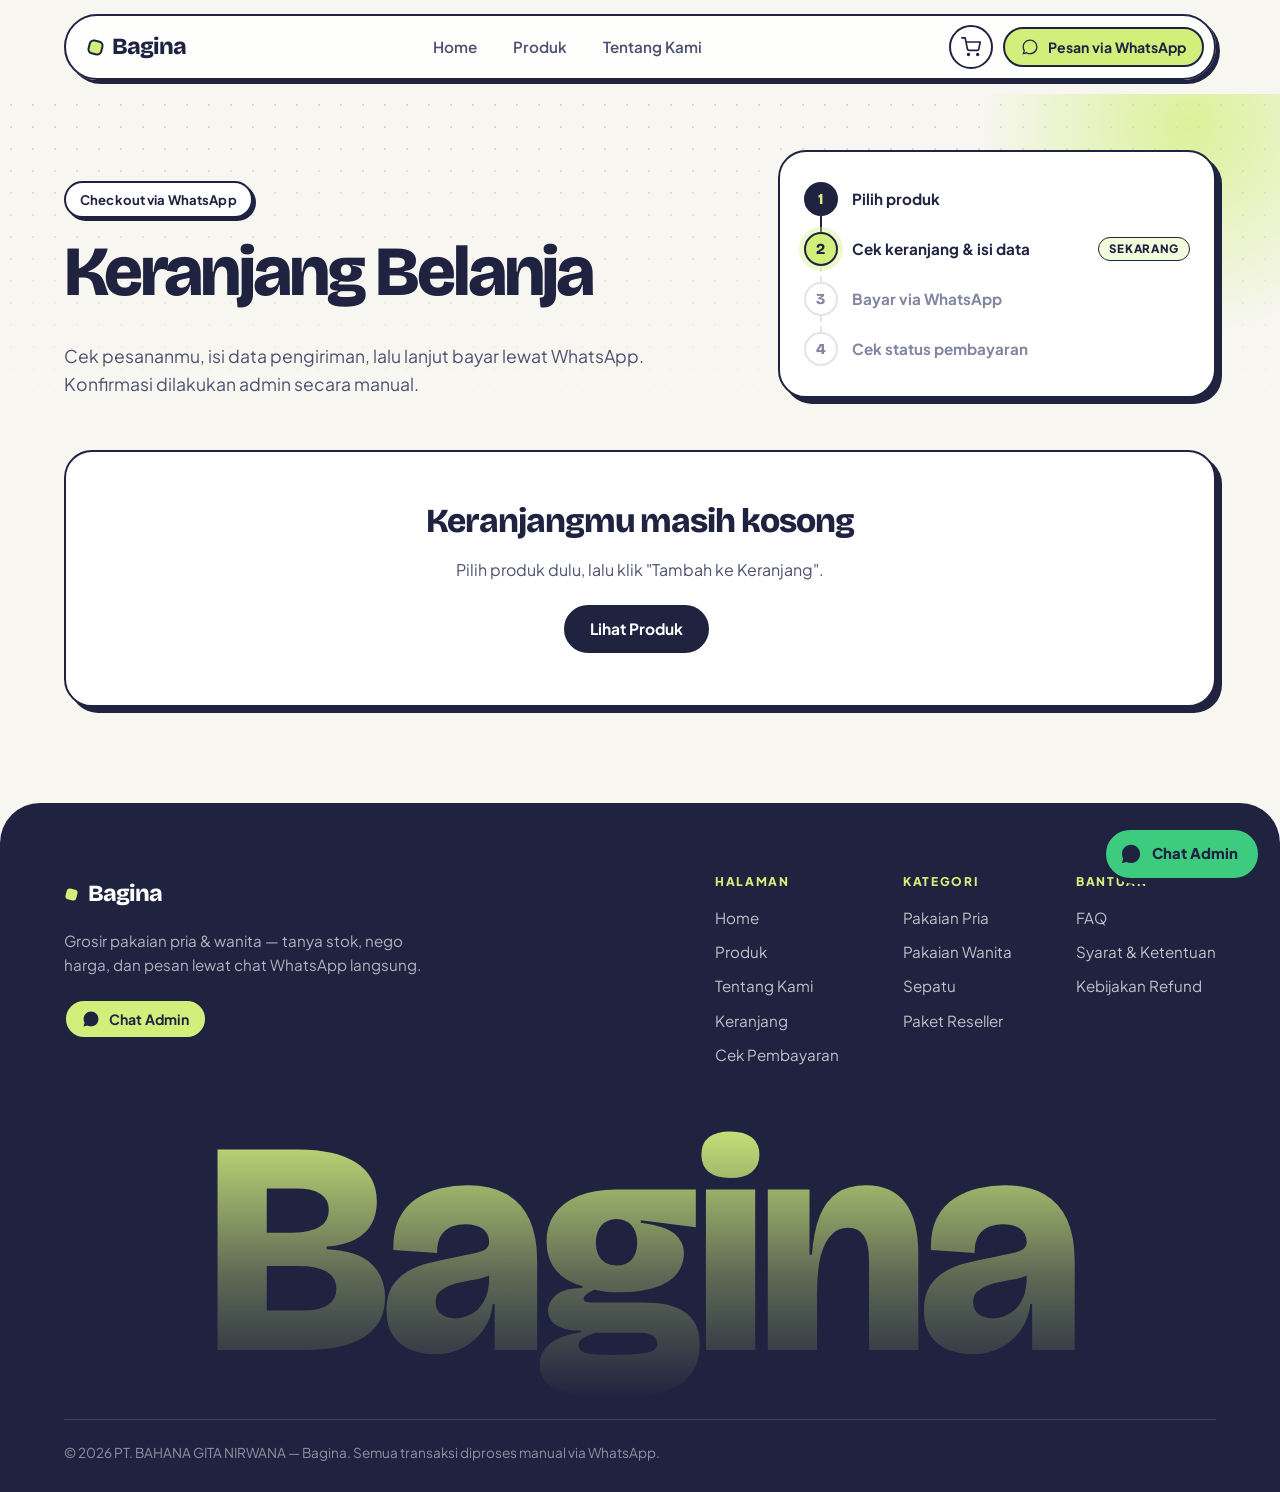
<file: cart.html>
<!doctype html>
<html lang="id">
  <head>
    <meta charset="UTF-8" />
    <meta name="viewport" content="width=device-width, initial-scale=1.0" />
    <title>Keranjang — Bagina</title>
    <meta
      name="description"
      content="Keranjang belanja grosir Bagina: cek pesanan, isi data pengiriman, dan bayar lewat WhatsApp."
    />
    <meta name="theme-color" content="#f7f6f1" />
    <link rel="preconnect" href="https://fonts.googleapis.com" />
    <link rel="preconnect" href="https://fonts.gstatic.com" crossorigin />
    <link
      rel="stylesheet"
      href="https://fonts.googleapis.com/css2?family=Bricolage+Grotesque:opsz,wght@12..96,400..800&family=Plus+Jakarta+Sans:wght@400;500;600;700;800&display=swap"
    />
    <link rel="stylesheet" href="style.css" />

    <link rel="apple-touch-icon" sizes="180x180" href="/apple-touch-icon.png" />
    <link rel="icon" type="image/png" sizes="32x32" href="/favicon-32x32.png" />
    <link rel="icon" type="image/png" sizes="16x16" href="/favicon-16x16.png" />
    <link rel="manifest" href="/site.webmanifest" />
  </head>
  <body>
    <nav class="navbar">
      <div class="container">
        <a href="index.html" class="logo"><span class="dot"></span>Bagina</a>
        <button class="nav-toggle" aria-label="Buka menu">
          <svg
            viewBox="0 0 24 24"
            fill="none"
            stroke="currentColor"
            stroke-width="2.4"
            stroke-linecap="round"
          >
            <line x1="4" y1="7" x2="20" y2="7"></line>
            <line x1="4" y1="12" x2="20" y2="12"></line>
            <line x1="4" y1="17" x2="14" y2="17"></line>
          </svg>
        </button>
        <ul class="nav-links">
          <li><a href="index.html" data-page="index.html">Home</a></li>
          <li><a href="produk.html" data-page="produk.html">Produk</a></li>
          <li><a href="about.html" data-page="about.html">Tentang Kami</a></li>
        </ul>
        <div class="nav-right">
          <a href="#" data-wa-general class="btn btn-accent btn-sm">
            <svg viewBox="0 0 24 24" fill="currentColor">
              <path
                d="M12.04 2C6.58 2 2.13 6.45 2.13 11.91c0 1.75.46 3.45 1.32 4.95L2 22l5.29-1.39a9.87 9.87 0 0 0 4.75 1.21h.01c5.46 0 9.9-4.45 9.9-9.91C21.96 6.45 17.5 2 12.04 2zm0 18.06a8.2 8.2 0 0 1-4.19-1.15l-.3-.18-3.13.82.84-3.06-.2-.31a8.18 8.18 0 0 1-1.26-4.37c0-4.53 3.7-8.22 8.25-8.22 2.2 0 4.27.86 5.83 2.42a8.18 8.18 0 0 1 2.41 5.81c0 4.53-3.7 8.24-8.25 8.24z"
              />
            </svg>
            <span class="long">Pesan via WhatsApp</span>
          </a>
        </div>
      </div>
    </nav>

    <header class="page-header">
      <div class="container split">
        <div class="page-header-main">
          <span class="pill-tag">Checkout via WhatsApp</span>
          <h1>Keranjang Belanja</h1>
          <p>
            Cek pesananmu, isi data pengiriman, lalu lanjut bayar lewat WhatsApp.
            Konfirmasi dilakukan admin secara manual.
          </p>
        </div>
        <ol class="checkout-steps" aria-label="Langkah checkout">
          <li class="done"><span>1</span>Pilih produk</li>
          <li class="now"><span>2</span>Cek keranjang &amp; isi data <em>Sekarang</em></li>
          <li><span>3</span>Bayar via WhatsApp</li>
          <li><span>4</span>Cek status pembayaran</li>
        </ol>
      </div>
    </header>

    <section style="padding-top: 0">
      <div class="container">
        <div id="cart-root">
          <noscript>Aktifkan JavaScript untuk memakai halaman ini.</noscript>
        </div>
      </div>
    </section>

    <footer>
      <div class="container">
        <div class="footer-top">
          <div class="footer-brand">
            <a href="index.html" class="logo"
              ><span class="dot"></span>Bagina</a
            >
            <p>
              Grosir pakaian pria &amp; wanita — tanya stok, nego harga, dan
              pesan lewat chat WhatsApp langsung.
            </p>
            <a href="#" data-wa-general class="btn btn-accent btn-sm">
              <svg viewBox="0 0 24 24" fill="currentColor">
                <path
                  d="M12.04 2C6.58 2 2.13 6.45 2.13 11.91c0 1.75.46 3.45 1.32 4.95L2 22l5.29-1.39a9.87 9.87 0 0 0 4.75 1.21h.01c5.46 0 9.9-4.45 9.9-9.91C21.96 6.45 17.5 2 12.04 2z"
                />
              </svg>
              Chat Admin
            </a>
          </div>
          <div class="footer-cols">
            <div class="footer-col">
              <h5>Halaman</h5>
              <a href="index.html">Home</a>
              <a href="produk.html">Produk</a>
              <a href="about.html">Tentang Kami</a>
            </div>
            <div class="footer-col">
              <h5>Kategori</h5>
              <a href="produk.html#pria">Pakaian Pria</a>
              <a href="produk.html#wanita">Pakaian Wanita</a>
              <a href="produk.html#sepatu">Sepatu</a>
              <a href="produk.html#paket">Paket Reseller</a>
            </div>
            <div class="footer-col">
              <h5>Bantuan</h5>
              <a href="faq.html">FAQ</a>
              <a href="terms.html">Syarat &amp; Ketentuan</a>
              <a href="refund.html">Kebijakan Refund</a>
            </div>
          </div>
        </div>
        <div class="footer-wordmark" aria-hidden="true">Bagina</div>
        <div class="footer-bottom">
          <span
            >© 2026 PT. BAHANA GITA NIRWANA — Bagina. Semua transaksi diproses
            manual via WhatsApp.</span
          >
        </div>
      </div>
    </footer>

    <a href="#" data-wa-general class="wa-float">
      <svg viewBox="0 0 24 24" fill="currentColor">
        <path
          d="M12.04 2C6.58 2 2.13 6.45 2.13 11.91c0 1.75.46 3.45 1.32 4.95L2 22l5.29-1.39a9.87 9.87 0 0 0 4.75 1.21h.01c5.46 0 9.9-4.45 9.9-9.91C21.96 6.45 17.5 2 12.04 2z"
        />
      </svg>
      <span>Chat Admin</span>
    </a>

    <script src="script.js"></script>
  </body>
</html>
</file>
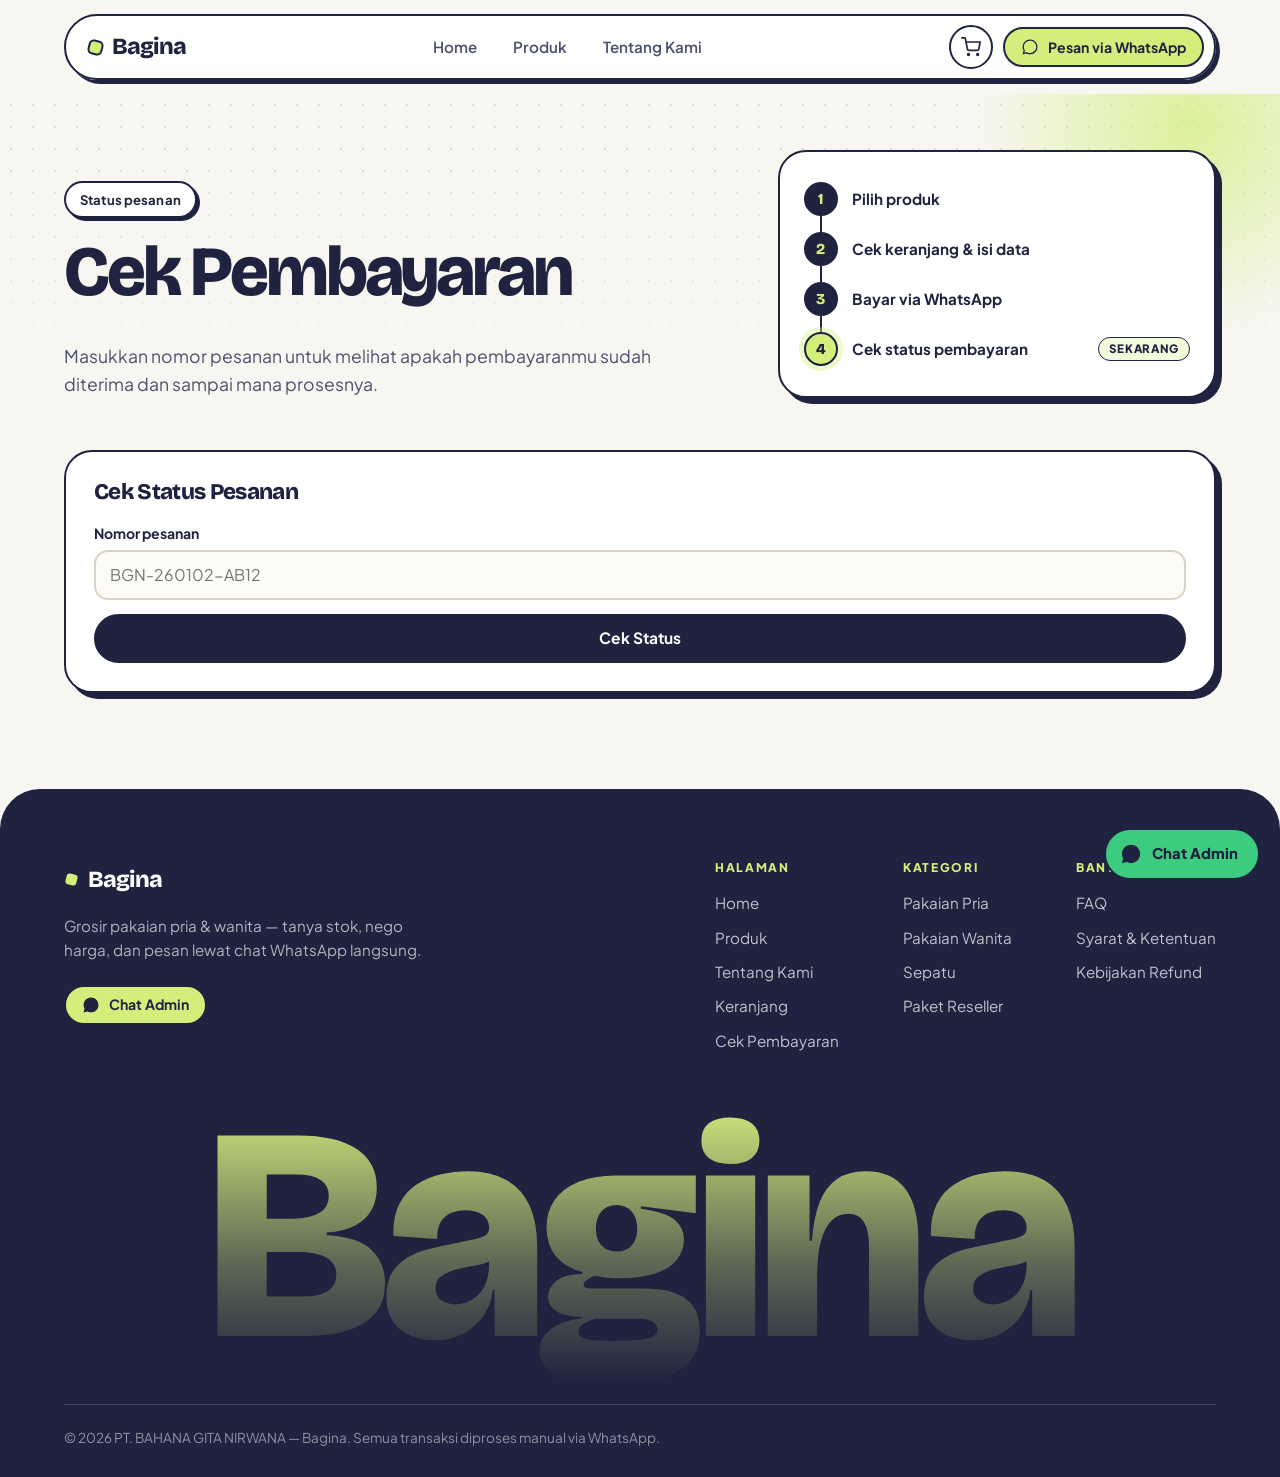
<file: cek-pembayaran.html>
<!doctype html>
<html lang="id">
  <head>
    <meta charset="UTF-8" />
    <meta name="viewport" content="width=device-width, initial-scale=1.0" />
    <title>Cek Pembayaran — Bagina</title>
    <meta
      name="description"
      content="Cek status pembayaran dan pesanan Bagina dengan nomor pesanan."
    />
    <meta name="theme-color" content="#f7f6f1" />
    <link rel="preconnect" href="https://fonts.googleapis.com" />
    <link rel="preconnect" href="https://fonts.gstatic.com" crossorigin />
    <link
      rel="stylesheet"
      href="https://fonts.googleapis.com/css2?family=Bricolage+Grotesque:opsz,wght@12..96,400..800&family=Plus+Jakarta+Sans:wght@400;500;600;700;800&display=swap"
    />
    <link rel="stylesheet" href="style.css" />

    <link rel="apple-touch-icon" sizes="180x180" href="/apple-touch-icon.png" />
    <link rel="icon" type="image/png" sizes="32x32" href="/favicon-32x32.png" />
    <link rel="icon" type="image/png" sizes="16x16" href="/favicon-16x16.png" />
    <link rel="manifest" href="/site.webmanifest" />
  </head>
  <body>
    <nav class="navbar">
      <div class="container">
        <a href="index.html" class="logo"><span class="dot"></span>Bagina</a>
        <button class="nav-toggle" aria-label="Buka menu">
          <svg
            viewBox="0 0 24 24"
            fill="none"
            stroke="currentColor"
            stroke-width="2.4"
            stroke-linecap="round"
          >
            <line x1="4" y1="7" x2="20" y2="7"></line>
            <line x1="4" y1="12" x2="20" y2="12"></line>
            <line x1="4" y1="17" x2="14" y2="17"></line>
          </svg>
        </button>
        <ul class="nav-links">
          <li><a href="index.html" data-page="index.html">Home</a></li>
          <li><a href="produk.html" data-page="produk.html">Produk</a></li>
          <li><a href="about.html" data-page="about.html">Tentang Kami</a></li>
        </ul>
        <div class="nav-right">
          <a href="#" data-wa-general class="btn btn-accent btn-sm">
            <svg viewBox="0 0 24 24" fill="currentColor">
              <path
                d="M12.04 2C6.58 2 2.13 6.45 2.13 11.91c0 1.75.46 3.45 1.32 4.95L2 22l5.29-1.39a9.87 9.87 0 0 0 4.75 1.21h.01c5.46 0 9.9-4.45 9.9-9.91C21.96 6.45 17.5 2 12.04 2zm0 18.06a8.2 8.2 0 0 1-4.19-1.15l-.3-.18-3.13.82.84-3.06-.2-.31a8.18 8.18 0 0 1-1.26-4.37c0-4.53 3.7-8.22 8.25-8.22 2.2 0 4.27.86 5.83 2.42a8.18 8.18 0 0 1 2.41 5.81c0 4.53-3.7 8.24-8.25 8.24z"
              />
            </svg>
            <span class="long">Pesan via WhatsApp</span>
          </a>
        </div>
      </div>
    </nav>

    <header class="page-header">
      <div class="container split">
        <div class="page-header-main">
          <span class="pill-tag">Status pesanan</span>
          <h1>Cek Pembayaran</h1>
          <p>
            Masukkan nomor pesanan untuk melihat apakah pembayaranmu sudah
            diterima dan sampai mana prosesnya.
          </p>
        </div>
        <ol class="checkout-steps" aria-label="Langkah checkout">
          <li class="done"><span>1</span>Pilih produk</li>
          <li class="done"><span>2</span>Cek keranjang &amp; isi data</li>
          <li class="done"><span>3</span>Bayar via WhatsApp</li>
          <li class="now"><span>4</span>Cek status pembayaran <em>Sekarang</em></li>
        </ol>
      </div>
    </header>

    <section style="padding-top: 0">
      <div class="container">
        <div id="status-root">
          <noscript>Aktifkan JavaScript untuk memakai halaman ini.</noscript>
        </div>
      </div>
    </section>

    <footer>
      <div class="container">
        <div class="footer-top">
          <div class="footer-brand">
            <a href="index.html" class="logo"
              ><span class="dot"></span>Bagina</a
            >
            <p>
              Grosir pakaian pria &amp; wanita — tanya stok, nego harga, dan
              pesan lewat chat WhatsApp langsung.
            </p>
            <a href="#" data-wa-general class="btn btn-accent btn-sm">
              <svg viewBox="0 0 24 24" fill="currentColor">
                <path
                  d="M12.04 2C6.58 2 2.13 6.45 2.13 11.91c0 1.75.46 3.45 1.32 4.95L2 22l5.29-1.39a9.87 9.87 0 0 0 4.75 1.21h.01c5.46 0 9.9-4.45 9.9-9.91C21.96 6.45 17.5 2 12.04 2z"
                />
              </svg>
              Chat Admin
            </a>
          </div>
          <div class="footer-cols">
            <div class="footer-col">
              <h5>Halaman</h5>
              <a href="index.html">Home</a>
              <a href="produk.html">Produk</a>
              <a href="about.html">Tentang Kami</a>
            </div>
            <div class="footer-col">
              <h5>Kategori</h5>
              <a href="produk.html#pria">Pakaian Pria</a>
              <a href="produk.html#wanita">Pakaian Wanita</a>
              <a href="produk.html#sepatu">Sepatu</a>
              <a href="produk.html#paket">Paket Reseller</a>
            </div>
            <div class="footer-col">
              <h5>Bantuan</h5>
              <a href="faq.html">FAQ</a>
              <a href="terms.html">Syarat &amp; Ketentuan</a>
              <a href="refund.html">Kebijakan Refund</a>
            </div>
          </div>
        </div>
        <div class="footer-wordmark" aria-hidden="true">Bagina</div>
        <div class="footer-bottom">
          <span
            >© 2026 PT. BAHANA GITA NIRWANA — Bagina. Semua transaksi diproses
            manual via WhatsApp.</span
          >
        </div>
      </div>
    </footer>

    <a href="#" data-wa-general class="wa-float">
      <svg viewBox="0 0 24 24" fill="currentColor">
        <path
          d="M12.04 2C6.58 2 2.13 6.45 2.13 11.91c0 1.75.46 3.45 1.32 4.95L2 22l5.29-1.39a9.87 9.87 0 0 0 4.75 1.21h.01c5.46 0 9.9-4.45 9.9-9.91C21.96 6.45 17.5 2 12.04 2z"
        />
      </svg>
      <span>Chat Admin</span>
    </a>

    <script src="script.js"></script>
  </body>
</html>
</file>
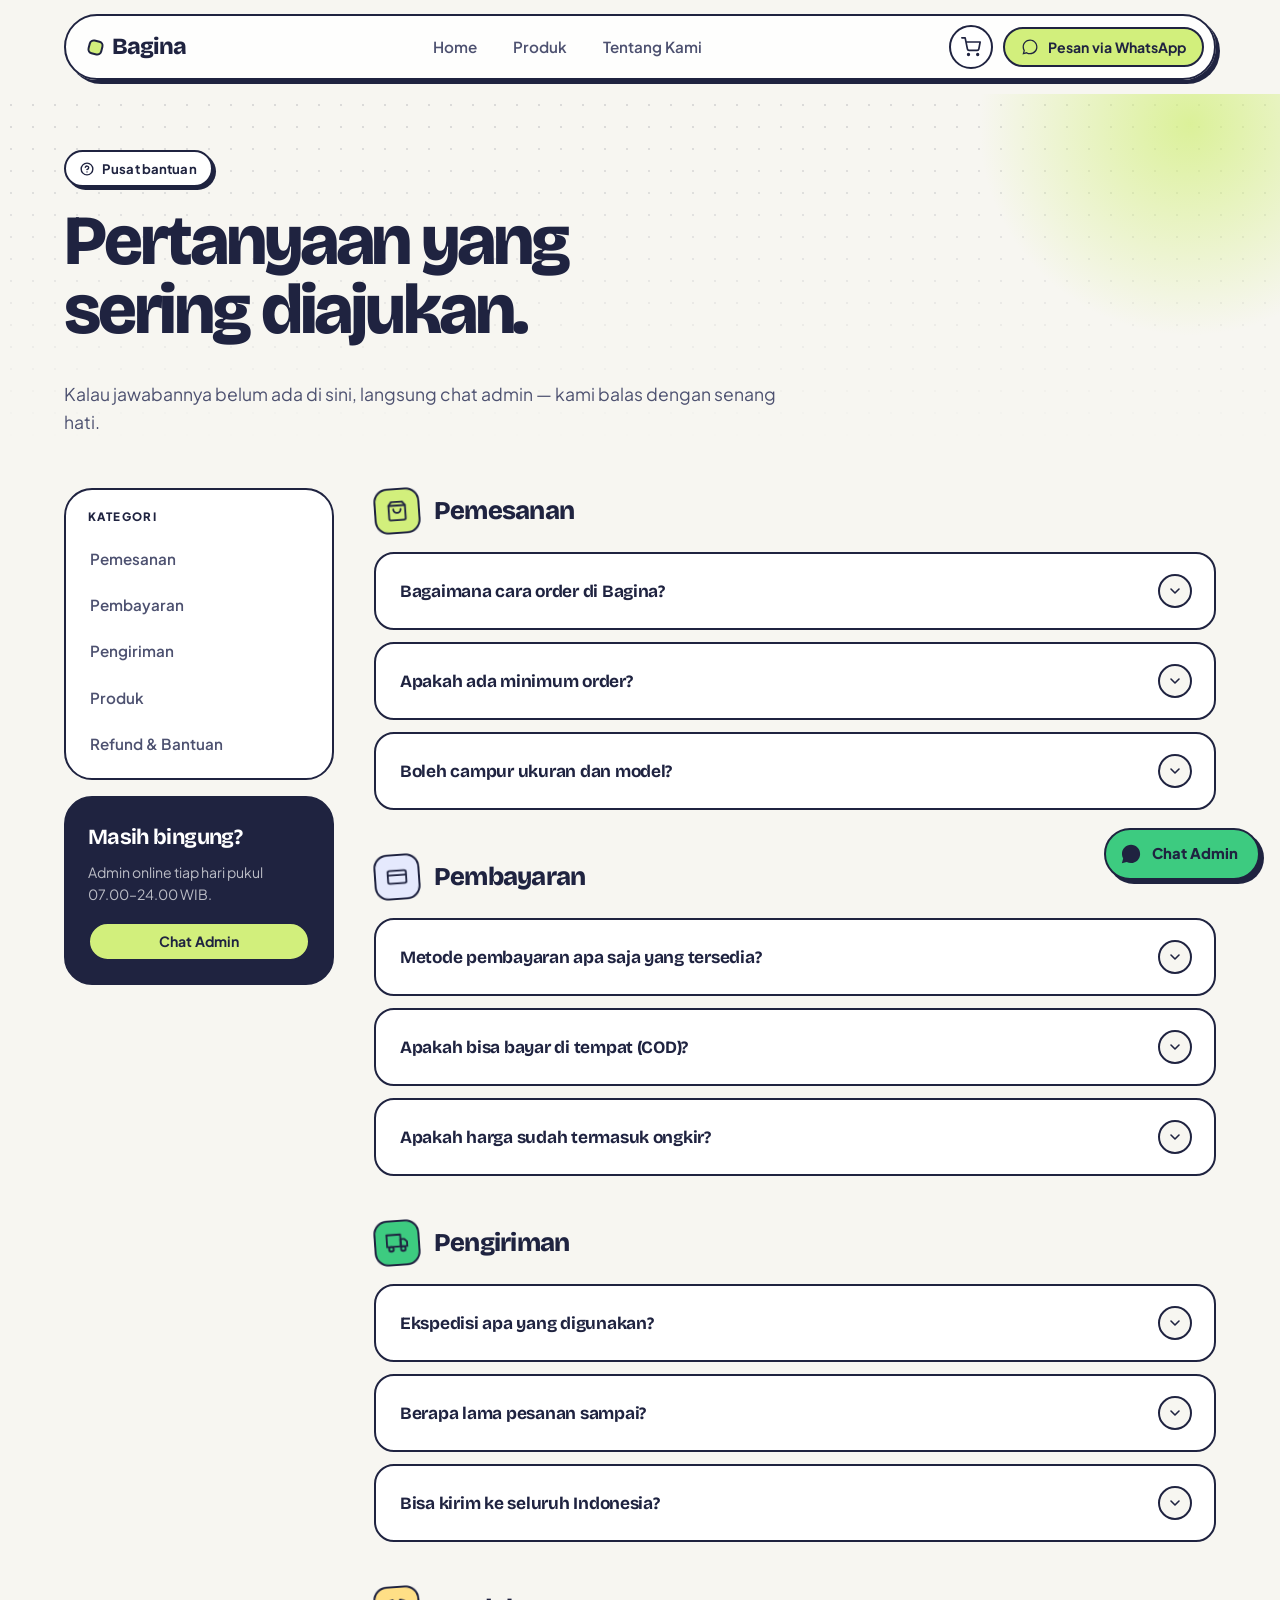
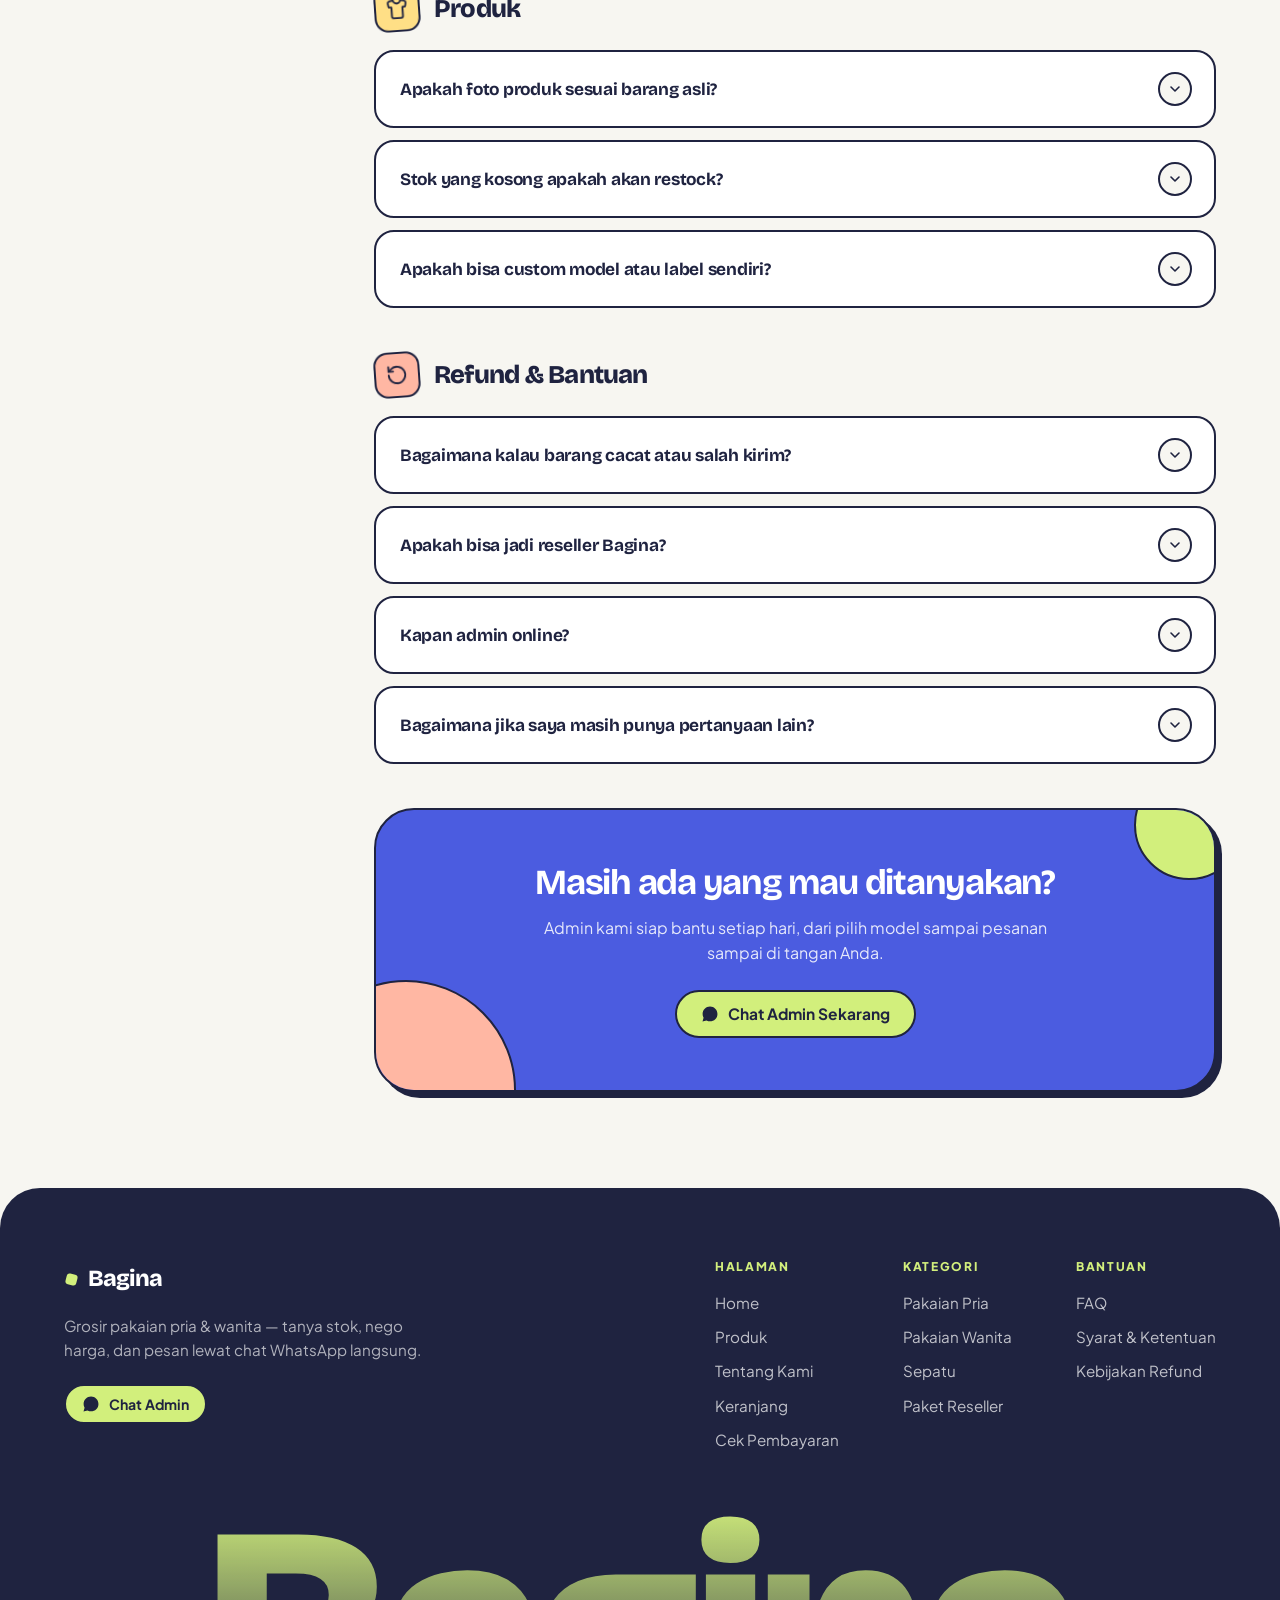
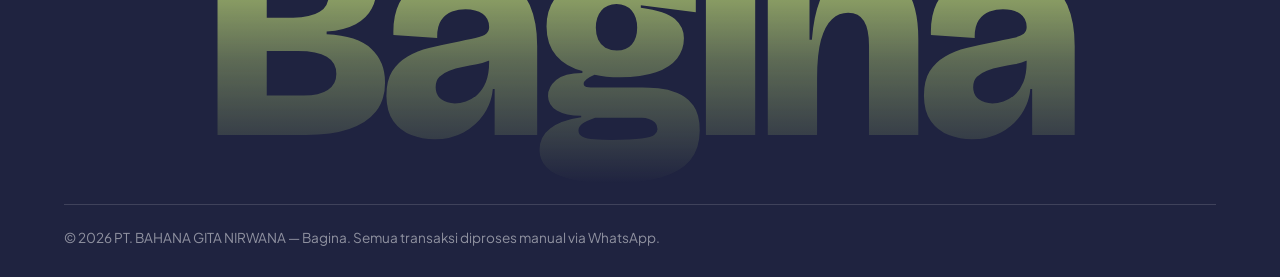
<file: faq.html>
<!doctype html>
<html lang="id">
  <head>
    <meta charset="UTF-8" />
    <meta name="viewport" content="width=device-width, initial-scale=1.0" />
    <title>FAQ — Bagina</title>
    <meta
      name="description"
      content="Pertanyaan yang sering diajukan tentang cara order, pembayaran, pengiriman, dan refund di grosir pakaian Bagina."
    />
    <meta name="theme-color" content="#f7f6f1" />
    <link rel="preconnect" href="https://fonts.googleapis.com" />
    <link rel="preconnect" href="https://fonts.gstatic.com" crossorigin />
    <link
      rel="stylesheet"
      href="https://fonts.googleapis.com/css2?family=Bricolage+Grotesque:opsz,wght@12..96,400..800&family=Plus+Jakarta+Sans:wght@400;500;600;700;800&display=swap"
    />
    <link rel="stylesheet" href="style.css" />

    <link rel="apple-touch-icon" sizes="180x180" href="/apple-touch-icon.png" />
    <link rel="icon" type="image/png" sizes="32x32" href="/favicon-32x32.png" />
    <link rel="icon" type="image/png" sizes="16x16" href="/favicon-16x16.png" />
    <link rel="manifest" href="/site.webmanifest" />
  </head>
  <body>
    <nav class="navbar">
      <div class="container">
        <a href="index.html" class="logo"><span class="dot"></span>Bagina</a>
        <button class="nav-toggle" aria-label="Buka menu">
          <svg
            viewBox="0 0 24 24"
            fill="none"
            stroke="currentColor"
            stroke-width="2.4"
            stroke-linecap="round"
          >
            <line x1="4" y1="7" x2="20" y2="7"></line>
            <line x1="4" y1="12" x2="20" y2="12"></line>
            <line x1="4" y1="17" x2="14" y2="17"></line>
          </svg>
        </button>
        <ul class="nav-links">
          <li><a href="index.html" data-page="index.html">Home</a></li>
          <li><a href="produk.html" data-page="produk.html">Produk</a></li>
          <li><a href="about.html" data-page="about.html">Tentang Kami</a></li>
        </ul>
        <div class="nav-right">
          <a href="#" data-wa-general class="btn btn-accent btn-sm">
            <svg viewBox="0 0 24 24" fill="currentColor">
              <path
                d="M12.04 2C6.58 2 2.13 6.45 2.13 11.91c0 1.75.46 3.45 1.32 4.95L2 22l5.29-1.39a9.87 9.87 0 0 0 4.75 1.21h.01c5.46 0 9.9-4.45 9.9-9.91C21.96 6.45 17.5 2 12.04 2zm0 18.06a8.2 8.2 0 0 1-4.19-1.15l-.3-.18-3.13.82.84-3.06-.2-.31a8.18 8.18 0 0 1-1.26-4.37c0-4.53 3.7-8.22 8.25-8.22 2.2 0 4.27.86 5.83 2.42a8.18 8.18 0 0 1 2.41 5.81c0 4.53-3.7 8.24-8.25 8.24z"
              />
            </svg>
            <span class="long">Pesan via WhatsApp</span>
          </a>
        </div>
      </div>
    </nav>

    <header class="page-header">
      <div class="container">
        <span class="pill-tag">
          <svg
            viewBox="0 0 24 24"
            fill="none"
            stroke="currentColor"
            stroke-width="2.4"
            stroke-linecap="round"
            stroke-linejoin="round"
          >
            <circle cx="12" cy="12" r="10"></circle>
            <path d="M9.09 9a3 3 0 0 1 5.83 1c0 2-3 3-3 3"></path>
            <line x1="12" y1="17" x2="12.01" y2="17"></line>
          </svg>
          Pusat bantuan
        </span>
        <h1>Pertanyaan yang sering diajukan.</h1>
        <p>
          Kalau jawabannya belum ada di sini, langsung chat admin — kami balas
          dengan senang hati.
        </p>
      </div>
    </header>

    <section style="padding-top: 0">
      <div class="container">
        <div class="faq-layout">
          <aside class="faq-side">
            <nav class="faq-nav" aria-label="Kategori FAQ">
              <span class="tile-label">Kategori</span>
              <a href="#faq-pemesanan">Pemesanan</a>
              <a href="#faq-pembayaran">Pembayaran</a>
              <a href="#faq-pengiriman">Pengiriman</a>
              <a href="#faq-produk">Produk</a>
              <a href="#faq-bantuan">Refund &amp; Bantuan</a>
            </nav>
            <div class="faq-side-card">
              <strong>Masih bingung?</strong>
              <p>Admin online tiap hari pukul 07.00–24.00 WIB.</p>
              <a href="#" data-wa-general class="btn btn-accent btn-sm btn-block">Chat Admin</a>
            </div>
          </aside>
          <div class="faq-wrap">
          <!-- PEMESANAN -->
          <div class="faq-cat" id="faq-pemesanan">
            <div class="faq-cat-head">
              <div class="fc-icon i-order">
                <svg
                  viewBox="0 0 24 24"
                  fill="none"
                  stroke="currentColor"
                  stroke-width="2"
                  stroke-linecap="round"
                  stroke-linejoin="round"
                >
                  <path
                    d="M6 2 3 6v14a2 2 0 0 0 2 2h14a2 2 0 0 0 2-2V6l-3-4z"
                  ></path>
                  <line x1="3" y1="6" x2="21" y2="6"></line>
                  <path d="M16 10a4 4 0 0 1-8 0"></path>
                </svg>
              </div>
              <h2>Pemesanan</h2>
            </div>

            <div class="faq-item">
              <button class="faq-q">
                Bagaimana cara order di Bagina?
                <svg
                  class="faq-icon"
                  viewBox="0 0 24 24"
                  fill="none"
                  stroke="currentColor"
                  stroke-width="2.4"
                  stroke-linecap="round"
                  stroke-linejoin="round"
                >
                  <polyline points="6 9 12 15 18 9"></polyline>
                </svg>
              </button>
              <div class="faq-a">
                <div class="faq-a-inner">
                  <p>Cukup 3 langkah:</p>
                  <ul>
                    <li>
                      Pilih produk di halaman <a href="produk.html">Produk</a>.
                    </li>
                    <li>
                      Klik tombol <strong>Pesan via WhatsApp</strong> — pesan
                      otomatis akan terisi.
                    </li>
                    <li>
                      Admin akan konfirmasi stok, harga, dan ongkir, lalu Anda
                      lakukan pembayaran.
                    </li>
                  </ul>
                </div>
              </div>
            </div>

            <div class="faq-item">
              <button class="faq-q">
                Apakah ada minimum order?
                <svg
                  class="faq-icon"
                  viewBox="0 0 24 24"
                  fill="none"
                  stroke="currentColor"
                  stroke-width="2.4"
                  stroke-linecap="round"
                  stroke-linejoin="round"
                >
                  <polyline points="6 9 12 15 18 9"></polyline>
                </svg>
              </button>
              <div class="faq-a">
                <div class="faq-a-inner">
                  <p>
                    Harga grosir berlaku mulai transaksi
                    <strong>Rp 2.500.000</strong>. Untuk pembelian partai besar,
                    kami siap memberikan harga khusus — silakan tanya admin.
                  </p>
                </div>
              </div>
            </div>

            <div class="faq-item">
              <button class="faq-q">
                Boleh campur ukuran dan model?
                <svg
                  class="faq-icon"
                  viewBox="0 0 24 24"
                  fill="none"
                  stroke="currentColor"
                  stroke-width="2.4"
                  stroke-linecap="round"
                  stroke-linejoin="round"
                >
                  <polyline points="6 9 12 15 18 9"></polyline>
                </svg>
              </button>
              <div class="faq-a">
                <div class="faq-a-inner">
                  <p>
                    Ya. Anda bebas mencampur ukuran dan model dalam satu
                    transaksi, selama totalnya memenuhi syarat harga grosir.
                  </p>
                </div>
              </div>
            </div>
          </div>

          <!-- PEMBAYARAN -->
          <div class="faq-cat" id="faq-pembayaran">
            <div class="faq-cat-head">
              <div class="fc-icon i-pay">
                <svg
                  viewBox="0 0 24 24"
                  fill="none"
                  stroke="currentColor"
                  stroke-width="2"
                  stroke-linecap="round"
                  stroke-linejoin="round"
                >
                  <rect x="2" y="5" width="20" height="14" rx="2"></rect>
                  <line x1="2" y1="10" x2="22" y2="10"></line>
                </svg>
              </div>
              <h2>Pembayaran</h2>
            </div>

            <div class="faq-item">
              <button class="faq-q">
                Metode pembayaran apa saja yang tersedia?
                <svg
                  class="faq-icon"
                  viewBox="0 0 24 24"
                  fill="none"
                  stroke="currentColor"
                  stroke-width="2.4"
                  stroke-linecap="round"
                  stroke-linejoin="round"
                >
                  <polyline points="6 9 12 15 18 9"></polyline>
                </svg>
              </button>
              <div class="faq-a">
                <div class="faq-a-inner">
                  <p>
                    Pembayaran dilakukan melalui transfer bank ke rekening resmi
                    yang akan diinformasikan admin via WhatsApp.
                  </p>
                  <p>
                    <strong>Penting:</strong> Nomor rekening hanya akan dikirim
                    dari nomor WhatsApp resmi Bagina. Waspadai penipuan.
                  </p>
                </div>
              </div>
            </div>

            <div class="faq-item">
              <button class="faq-q">
                Apakah bisa bayar di tempat (COD)?
                <svg
                  class="faq-icon"
                  viewBox="0 0 24 24"
                  fill="none"
                  stroke="currentColor"
                  stroke-width="2.4"
                  stroke-linecap="round"
                  stroke-linejoin="round"
                >
                  <polyline points="6 9 12 15 18 9"></polyline>
                </svg>
              </button>
              <div class="faq-a">
                <div class="faq-a-inner">
                  <p>
                    Untuk pembelian grosir, kami menerapkan sistem
                    <strong>pembayaran di muka</strong>. Untuk pembelian
                    langsung di toko, bisa dibicarakan dengan admin.
                  </p>
                </div>
              </div>
            </div>

            <div class="faq-item">
              <button class="faq-q">
                Apakah harga sudah termasuk ongkir?
                <svg
                  class="faq-icon"
                  viewBox="0 0 24 24"
                  fill="none"
                  stroke="currentColor"
                  stroke-width="2.4"
                  stroke-linecap="round"
                  stroke-linejoin="round"
                >
                  <polyline points="6 9 12 15 18 9"></polyline>
                </svg>
              </button>
              <div class="faq-a">
                <div class="faq-a-inner">
                  <p>
                    Belum. Harga produk belum termasuk ongkos kirim. Ongkir
                    dihitung berdasarkan berat, dimensi paket, dan alamat
                    tujuan.
                  </p>
                </div>
              </div>
            </div>
          </div>

          <!-- PENGIRIMAN -->
          <div class="faq-cat" id="faq-pengiriman">
            <div class="faq-cat-head">
              <div class="fc-icon i-ship">
                <svg
                  viewBox="0 0 24 24"
                  fill="none"
                  stroke="currentColor"
                  stroke-width="2"
                  stroke-linecap="round"
                  stroke-linejoin="round"
                >
                  <rect x="1" y="3" width="15" height="13"></rect>
                  <polygon points="16 8 20 8 23 11 23 16 16 16 16 8"></polygon>
                  <circle cx="5.5" cy="18.5" r="2.5"></circle>
                  <circle cx="18.5" cy="18.5" r="2.5"></circle>
                </svg>
              </div>
              <h2>Pengiriman</h2>
            </div>

            <div class="faq-item">
              <button class="faq-q">
                Ekspedisi apa yang digunakan?
                <svg
                  class="faq-icon"
                  viewBox="0 0 24 24"
                  fill="none"
                  stroke="currentColor"
                  stroke-width="2.4"
                  stroke-linecap="round"
                  stroke-linejoin="round"
                >
                  <polyline points="6 9 12 15 18 9"></polyline>
                </svg>
              </button>
              <div class="faq-a">
                <div class="faq-a-inner">
                  <p>
                    Kami menggunakan JNE, J&amp;T, SiCepat, dan ekspedisi lain
                    sesuai preferensi Anda. Silakan pilih ekspedisi favorit saat
                    konfirmasi pesanan.
                  </p>
                </div>
              </div>
            </div>

            <div class="faq-item">
              <button class="faq-q">
                Berapa lama pesanan sampai?
                <svg
                  class="faq-icon"
                  viewBox="0 0 24 24"
                  fill="none"
                  stroke="currentColor"
                  stroke-width="2.4"
                  stroke-linecap="round"
                  stroke-linejoin="round"
                >
                  <polyline points="6 9 12 15 18 9"></polyline>
                </svg>
              </button>
              <div class="faq-a">
                <div class="faq-a-inner">
                  <p>
                    Estimasi pengiriman mengikuti ekspedisi. Untuk wilayah Jawa
                    biasanya 1–3 hari kerja, luar Jawa 3–7 hari kerja, dan
                    wilayah terpencil bisa lebih lama.
                  </p>
                  <p>
                    Resi pengiriman akan kami kirimkan ke WhatsApp Anda setelah
                    paket diserahkan ke ekspedisi.
                  </p>
                </div>
              </div>
            </div>

            <div class="faq-item">
              <button class="faq-q">
                Bisa kirim ke seluruh Indonesia?
                <svg
                  class="faq-icon"
                  viewBox="0 0 24 24"
                  fill="none"
                  stroke="currentColor"
                  stroke-width="2.4"
                  stroke-linecap="round"
                  stroke-linejoin="round"
                >
                  <polyline points="6 9 12 15 18 9"></polyline>
                </svg>
              </button>
              <div class="faq-a">
                <div class="faq-a-inner">
                  <p>
                    Ya. Kami melayani pengiriman ke seluruh Indonesia selama
                    alamat Anda terjangkau oleh ekspedisi yang tersedia.
                  </p>
                </div>
              </div>
            </div>
          </div>

          <!-- PRODUK -->
          <div class="faq-cat" id="faq-produk">
            <div class="faq-cat-head">
              <div class="fc-icon i-prod">
                <svg
                  viewBox="0 0 24 24"
                  fill="none"
                  stroke="currentColor"
                  stroke-width="2"
                  stroke-linecap="round"
                  stroke-linejoin="round"
                >
                  <path
                    d="M20.38 3.46 16 2a4 4 0 0 1-8 0L3.62 3.46a2 2 0 0 0-1.34 2.23l.58 3.47a1 1 0 0 0 .99.84H6v10c0 1.1.9 2 2 2h8a2 2 0 0 0 2-2V10h2.15a1 1 0 0 0 .99-.84l.58-3.47a2 2 0 0 0-1.34-2.23z"
                  ></path>
                </svg>
              </div>
              <h2>Produk</h2>
            </div>

            <div class="faq-item">
              <button class="faq-q">
                Apakah foto produk sesuai barang asli?
                <svg
                  class="faq-icon"
                  viewBox="0 0 24 24"
                  fill="none"
                  stroke="currentColor"
                  stroke-width="2.4"
                  stroke-linecap="round"
                  stroke-linejoin="round"
                >
                  <polyline points="6 9 12 15 18 9"></polyline>
                </svg>
              </button>
              <div class="faq-a">
                <div class="faq-a-inner">
                  <p>
                    Foto yang kami tampilkan adalah representasi produk. Warna
                    bisa sedikit berbeda karena pencahayaan atau setting layar
                    perangkat Anda. Untuk memastikan, Anda bisa minta foto asli
                    ke admin.
                  </p>
                </div>
              </div>
            </div>

            <div class="faq-item">
              <button class="faq-q">
                Stok yang kosong apakah akan restock?
                <svg
                  class="faq-icon"
                  viewBox="0 0 24 24"
                  fill="none"
                  stroke="currentColor"
                  stroke-width="2.4"
                  stroke-linecap="round"
                  stroke-linejoin="round"
                >
                  <polyline points="6 9 12 15 18 9"></polyline>
                </svg>
              </button>
              <div class="faq-a">
                <div class="faq-a-inner">
                  <p>
                    Tergantung. Sebagian model rutin kami restock, sebagian
                    hanya tersedia musiman. Silakan tanya admin untuk info stok
                    terbaru dan tanggal restock.
                  </p>
                </div>
              </div>
            </div>

            <div class="faq-item">
              <button class="faq-q">
                Apakah bisa custom model atau label sendiri?
                <svg
                  class="faq-icon"
                  viewBox="0 0 24 24"
                  fill="none"
                  stroke="currentColor"
                  stroke-width="2.4"
                  stroke-linecap="round"
                  stroke-linejoin="round"
                >
                  <polyline points="6 9 12 15 18 9"></polyline>
                </svg>
              </button>
              <div class="faq-a">
                <div class="faq-a-inner">
                  <p>
                    Untuk pesanan custom dalam jumlah besar, silakan hubungi
                    admin untuk mendiskusikan detail, minimum quantity, dan
                    estimasi waktu produksi.
                  </p>
                </div>
              </div>
            </div>
          </div>

          <!-- REFUND & BANTUAN -->
          <div class="faq-cat" id="faq-bantuan">
            <div class="faq-cat-head">
              <div class="fc-icon i-help">
                <svg
                  viewBox="0 0 24 24"
                  fill="none"
                  stroke="currentColor"
                  stroke-width="2"
                  stroke-linecap="round"
                  stroke-linejoin="round"
                >
                  <path d="M3 12a9 9 0 1 0 3-6.7L3 8"></path>
                  <polyline points="3 3 3 8 8 8"></polyline>
                </svg>
              </div>
              <h2>Refund &amp; Bantuan</h2>
            </div>

            <div class="faq-item">
              <button class="faq-q">
                Bagaimana kalau barang cacat atau salah kirim?
                <svg
                  class="faq-icon"
                  viewBox="0 0 24 24"
                  fill="none"
                  stroke="currentColor"
                  stroke-width="2.4"
                  stroke-linecap="round"
                  stroke-linejoin="round"
                >
                  <polyline points="6 9 12 15 18 9"></polyline>
                </svg>
              </button>
              <div class="faq-a">
                <div class="faq-a-inner">
                  <p>
                    Hubungi admin maksimal 2×24 jam setelah paket diterima,
                    sertakan video unboxing dan foto barang. Kami akan memproses
                    refund atau penukaran sesuai
                    <a href="refund.html">Kebijakan Refund</a>.
                  </p>
                </div>
              </div>
            </div>

            <div class="faq-item">
              <button class="faq-q">
                Apakah bisa jadi reseller Bagina?
                <svg
                  class="faq-icon"
                  viewBox="0 0 24 24"
                  fill="none"
                  stroke="currentColor"
                  stroke-width="2.4"
                  stroke-linecap="round"
                  stroke-linejoin="round"
                >
                  <polyline points="6 9 12 15 18 9"></polyline>
                </svg>
              </button>
              <div class="faq-a">
                <div class="faq-a-inner">
                  <p>
                    Tentu. Kami menyediakan <strong>Paket Reseller</strong> yang
                    cocok untuk yang baru memulai kulakan. Cek di
                    <a href="produk.html#paket">halaman produk</a> atau tanya
                    langsung ke admin.
                  </p>
                </div>
              </div>
            </div>

            <div class="faq-item">
              <button class="faq-q">
                Kapan admin online?
                <svg
                  class="faq-icon"
                  viewBox="0 0 24 24"
                  fill="none"
                  stroke="currentColor"
                  stroke-width="2.4"
                  stroke-linecap="round"
                  stroke-linejoin="round"
                >
                  <polyline points="6 9 12 15 18 9"></polyline>
                </svg>
              </button>
              <div class="faq-a">
                <div class="faq-a-inner">
                  <p>
                    Admin online setiap hari,
                    <strong>07.00 – 24.00 WIB</strong>, termasuk akhir pekan dan
                    hari libur. Pesan di luar jam tersebut akan dibalas pada jam
                    operasional berikutnya.
                  </p>
                </div>
              </div>
            </div>

            <div class="faq-item">
              <button class="faq-q">
                Bagaimana jika saya masih punya pertanyaan lain?
                <svg
                  class="faq-icon"
                  viewBox="0 0 24 24"
                  fill="none"
                  stroke="currentColor"
                  stroke-width="2.4"
                  stroke-linecap="round"
                  stroke-linejoin="round"
                >
                  <polyline points="6 9 12 15 18 9"></polyline>
                </svg>
              </button>
              <div class="faq-a">
                <div class="faq-a-inner">
                  <p>
                    Silakan hubungi kami melalui WhatsApp — admin akan membantu
                    Anda memilih produk, menghitung ongkir, atau menjelaskan
                    detail lain.
                  </p>
                </div>
              </div>
            </div>
          </div>

          <!-- CTA -->
          <div class="faq-cta">
            <h3>Masih ada yang mau ditanyakan?</h3>
            <p>
              Admin kami siap bantu setiap hari, dari pilih model sampai pesanan
              sampai di tangan Anda.
            </p>
            <a href="#" data-wa-general class="btn btn-accent">
              <svg viewBox="0 0 24 24" fill="currentColor">
                <path
                  d="M12.04 2C6.58 2 2.13 6.45 2.13 11.91c0 1.75.46 3.45 1.32 4.95L2 22l5.29-1.39a9.87 9.87 0 0 0 4.75 1.21h.01c5.46 0 9.9-4.45 9.9-9.91C21.96 6.45 17.5 2 12.04 2z"
                />
              </svg>
              Chat Admin Sekarang
            </a>
          </div>
        </div>
        </div>
      </div>
    </section>

    <footer>
      <div class="container">
        <div class="footer-top">
          <div class="footer-brand">
            <a href="index.html" class="logo"
              ><span class="dot"></span>Bagina</a
            >
            <p>
              Grosir pakaian pria &amp; wanita — tanya stok, nego harga, dan
              pesan lewat chat WhatsApp langsung.
            </p>
            <a href="#" data-wa-general class="btn btn-accent btn-sm">
              <svg viewBox="0 0 24 24" fill="currentColor">
                <path
                  d="M12.04 2C6.58 2 2.13 6.45 2.13 11.91c0 1.75.46 3.45 1.32 4.95L2 22l5.29-1.39a9.87 9.87 0 0 0 4.75 1.21h.01c5.46 0 9.9-4.45 9.9-9.91C21.96 6.45 17.5 2 12.04 2z"
                />
              </svg>
              Chat Admin
            </a>
          </div>
          <div class="footer-cols">
            <div class="footer-col">
              <h5>Halaman</h5>
              <a href="index.html">Home</a>
              <a href="produk.html">Produk</a>
              <a href="about.html">Tentang Kami</a>
            </div>
            <div class="footer-col">
              <h5>Kategori</h5>
              <a href="produk.html#pria">Pakaian Pria</a>
              <a href="produk.html#wanita">Pakaian Wanita</a>
              <a href="produk.html#sepatu">Sepatu</a>
              <a href="produk.html#paket">Paket Reseller</a>
            </div>
            <div class="footer-col">
              <h5>Bantuan</h5>
              <a href="faq.html">FAQ</a>
              <a href="terms.html">Syarat &amp; Ketentuan</a>
              <a href="refund.html">Kebijakan Refund</a>
            </div>
          </div>
        </div>
        <div class="footer-wordmark" aria-hidden="true">Bagina</div>
        <div class="footer-bottom">
          <span
            >© 2026 PT. BAHANA GITA NIRWANA — Bagina. Semua transaksi diproses
            manual via WhatsApp.</span
          >
        </div>
      </div>
    </footer>

    <a href="#" data-wa-general class="wa-float">
      <svg viewBox="0 0 24 24" fill="currentColor">
        <path
          d="M12.04 2C6.58 2 2.13 6.45 2.13 11.91c0 1.75.46 3.45 1.32 4.95L2 22l5.29-1.39a9.87 9.87 0 0 0 4.75 1.21h.01c5.46 0 9.9-4.45 9.9-9.91C21.96 6.45 17.5 2 12.04 2z"
        />
      </svg>
      <span>Chat Admin</span>
    </a>

    <script src="script.js"></script>
  </body>
</html>
</file>
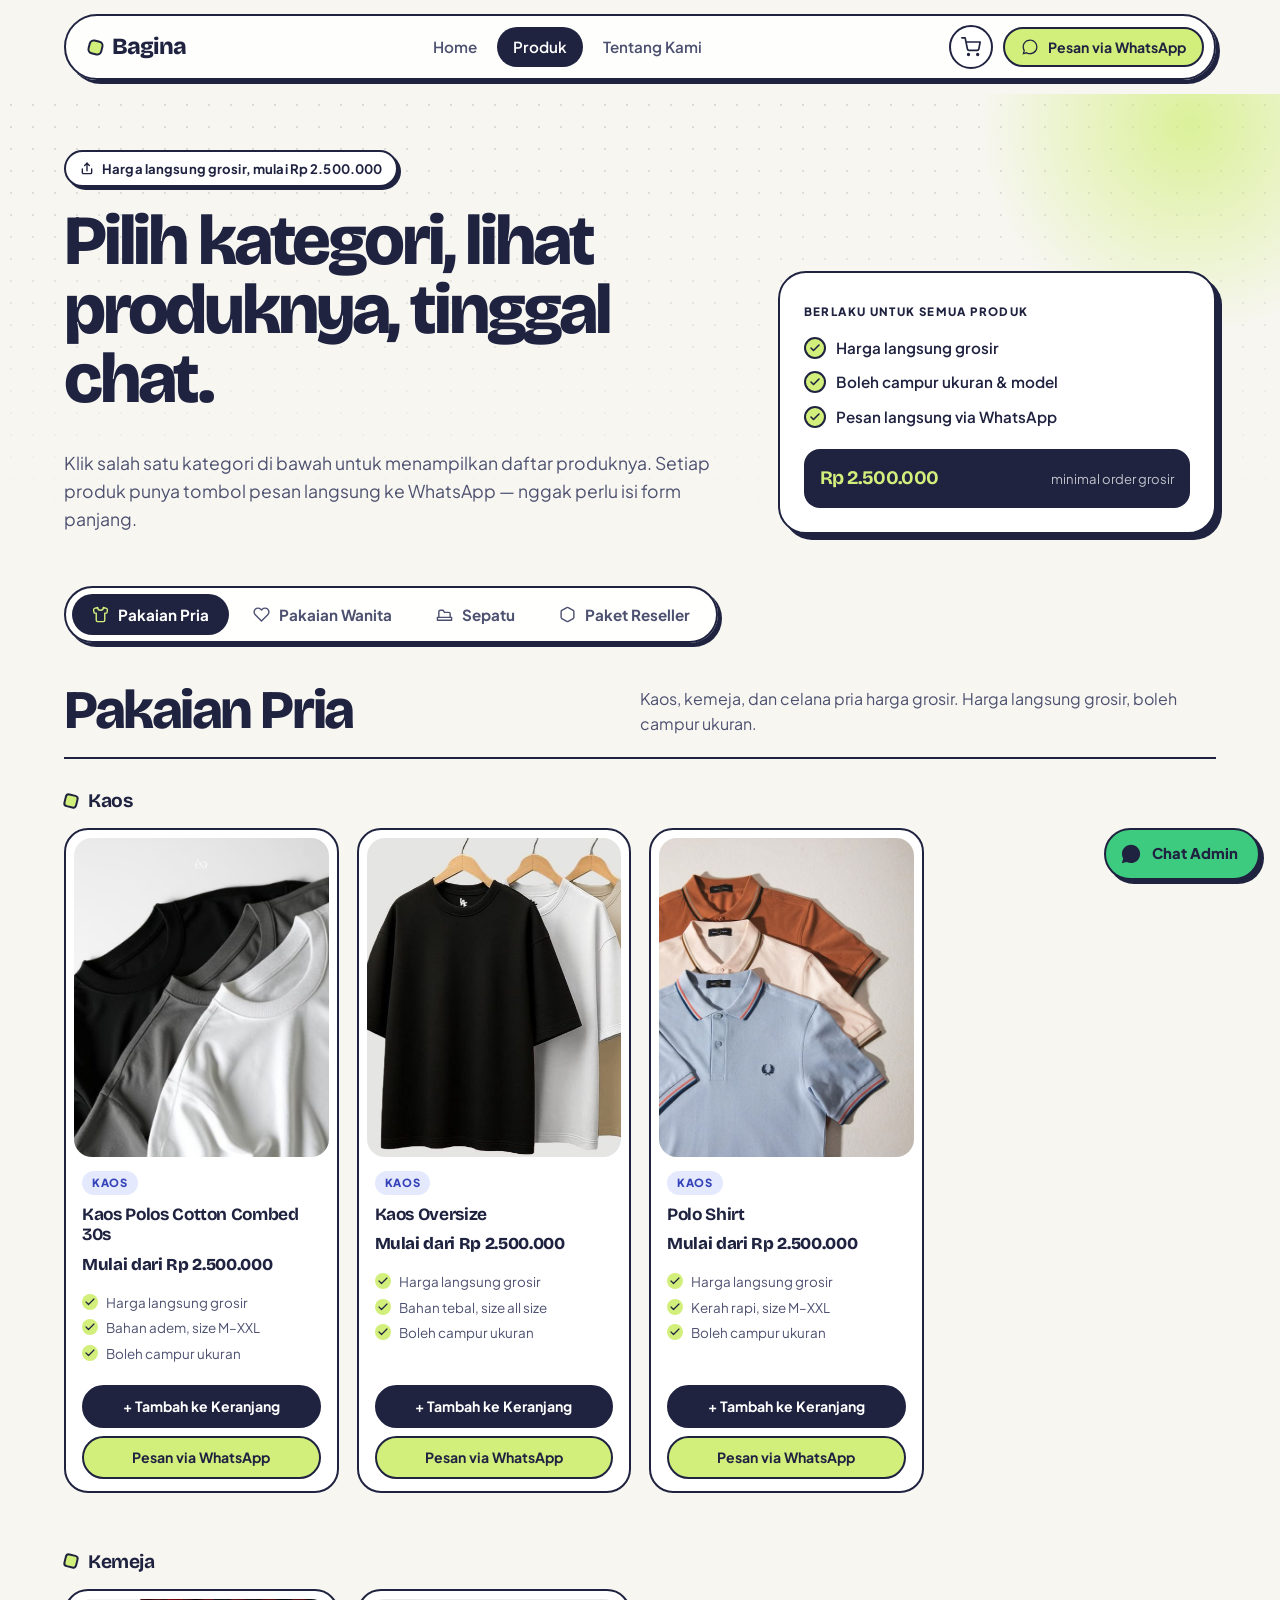
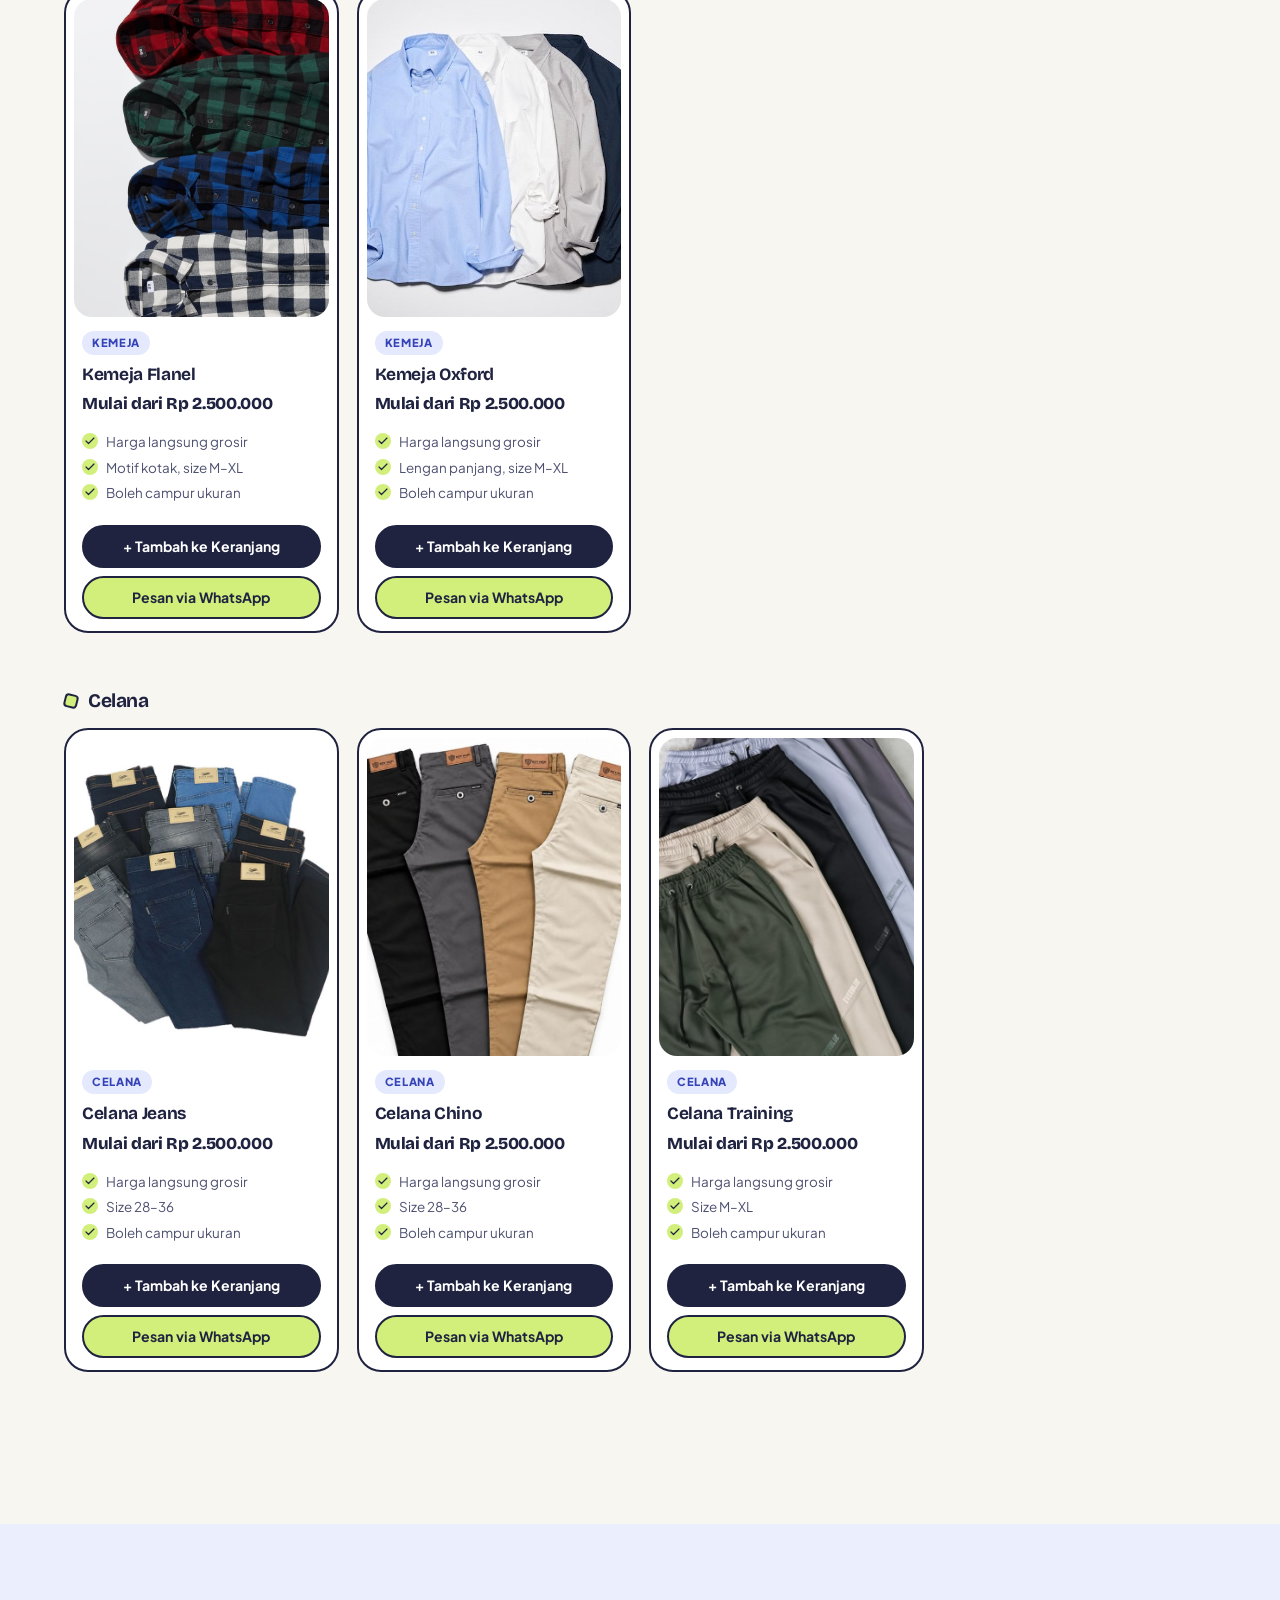
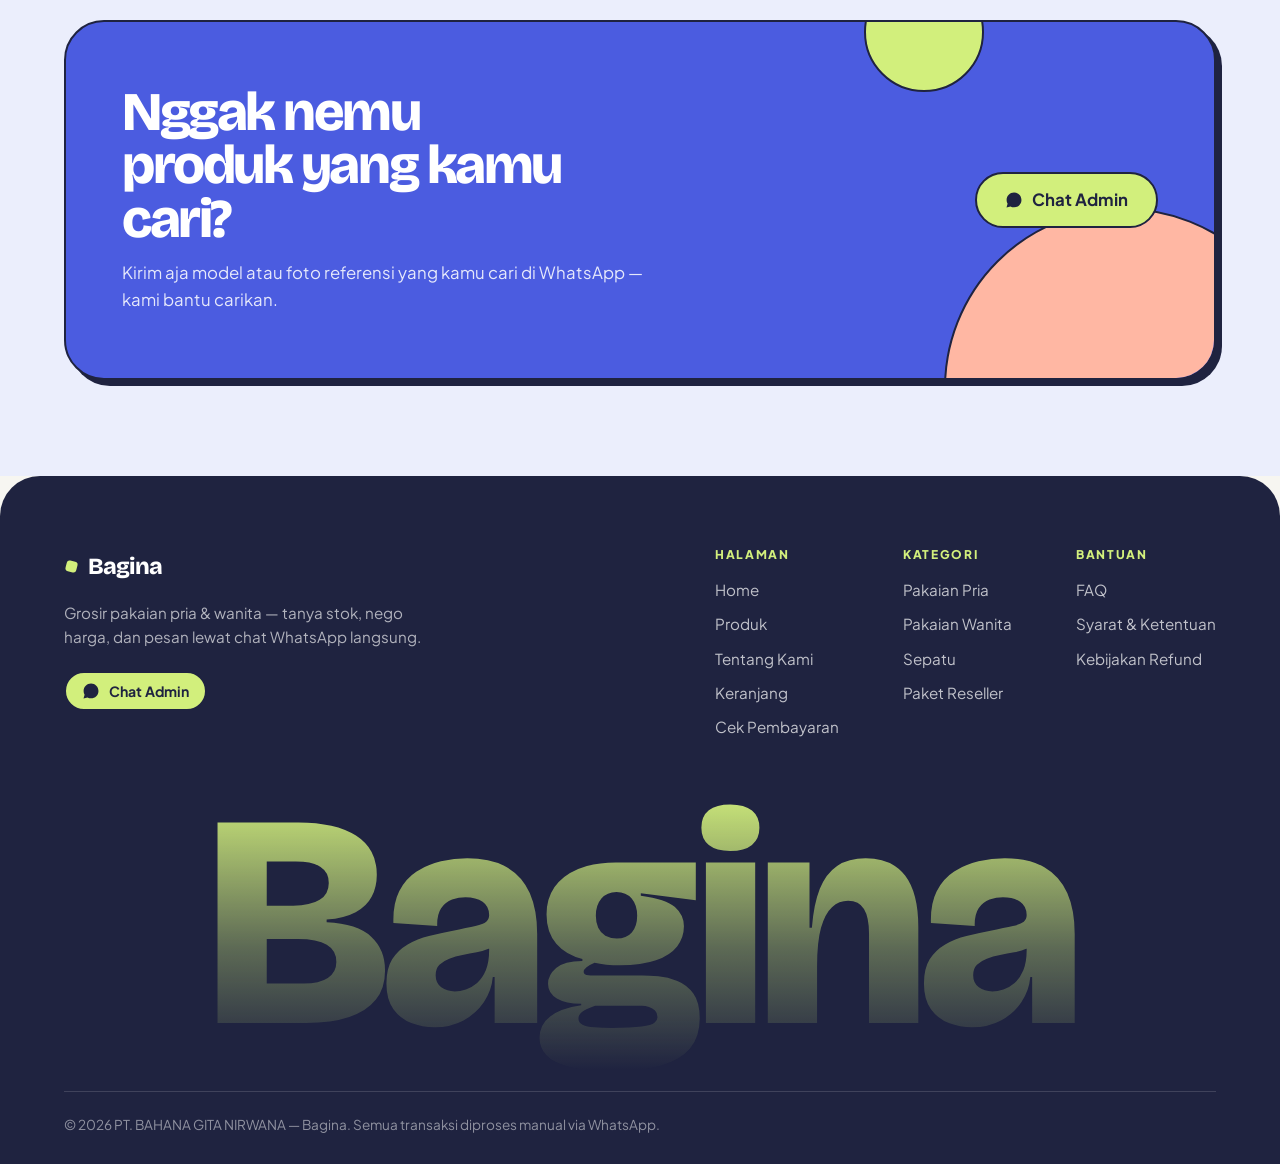
<file: produk.html>
<!doctype html>
<html lang="id">
  <head>
    <meta charset="UTF-8" />
    <meta name="viewport" content="width=device-width, initial-scale=1.0" />
    <title>Produk — Bagina</title>
    <meta
      name="description"
      content="Katalog grosir Bagina: pakaian pria, pakaian wanita, sepatu, dan paket reseller. Pesan langsung via WhatsApp."
    />
    <meta name="theme-color" content="#f7f6f1" />
    <link rel="preconnect" href="https://fonts.googleapis.com" />
    <link rel="preconnect" href="https://fonts.gstatic.com" crossorigin />
    <link
      rel="stylesheet"
      href="https://fonts.googleapis.com/css2?family=Bricolage+Grotesque:opsz,wght@12..96,400..800&family=Plus+Jakarta+Sans:wght@400;500;600;700;800&display=swap"
    />
    <link rel="stylesheet" href="style.css" />

    <link rel="apple-touch-icon" sizes="180x180" href="/apple-touch-icon.png" />
    <link rel="icon" type="image/png" sizes="32x32" href="/favicon-32x32.png" />
    <link rel="icon" type="image/png" sizes="16x16" href="/favicon-16x16.png" />
    <link rel="manifest" href="/site.webmanifest" />
  </head>
  <body>
    <nav class="navbar">
      <div class="container">
        <a href="index.html" class="logo"><span class="dot"></span>Bagina</a>
        <button class="nav-toggle" aria-label="Buka menu">
          <svg
            viewBox="0 0 24 24"
            fill="none"
            stroke="currentColor"
            stroke-width="2.4"
            stroke-linecap="round"
          >
            <line x1="4" y1="7" x2="20" y2="7"></line>
            <line x1="4" y1="12" x2="20" y2="12"></line>
            <line x1="4" y1="17" x2="14" y2="17"></line>
          </svg>
        </button>
        <ul class="nav-links">
          <li><a href="index.html" data-page="index.html">Home</a></li>
          <li><a href="produk.html" data-page="produk.html" class="active">Produk</a></li>
          <li><a href="about.html" data-page="about.html">Tentang Kami</a></li>
        </ul>
        <div class="nav-right">
          <a href="#" data-wa-general class="btn btn-accent btn-sm">
            <svg viewBox="0 0 24 24" fill="currentColor">
              <path
                d="M12.04 2C6.58 2 2.13 6.45 2.13 11.91c0 1.75.46 3.45 1.32 4.95L2 22l5.29-1.39a9.87 9.87 0 0 0 4.75 1.21h.01c5.46 0 9.9-4.45 9.9-9.91C21.96 6.45 17.5 2 12.04 2zm0 18.06a8.2 8.2 0 0 1-4.19-1.15l-.3-.18-3.13.82.84-3.06-.2-.31a8.18 8.18 0 0 1-1.26-4.37c0-4.53 3.7-8.22 8.25-8.22 2.2 0 4.27.86 5.83 2.42a8.18 8.18 0 0 1 2.41 5.81c0 4.53-3.7 8.24-8.25 8.24z"
              />
            </svg>
            <span class="long">Pesan via WhatsApp</span>
          </a>
        </div>
      </div>
    </nav>

    <header class="page-header">
      <div class="container split">
        <div class="page-header-main">
          <span class="pill-tag">
            <svg
              viewBox="0 0 24 24"
              fill="none"
              stroke="currentColor"
              stroke-width="2.4"
              stroke-linecap="round"
            >
              <path d="M20 12v6a2 2 0 0 1-2 2H6a2 2 0 0 1-2-2v-6"></path>
              <polyline points="16 6 12 2 8 6"></polyline>
              <line x1="12" y1="2" x2="12" y2="15"></line>
            </svg>
            Harga langsung grosir, mulai Rp 2.500.000
          </span>
          <h1>Pilih kategori, lihat produknya, tinggal chat.</h1>
          <p>
            Klik salah satu kategori di bawah untuk menampilkan daftar produknya.
            Setiap produk punya tombol pesan langsung ke WhatsApp — nggak perlu
            isi form panjang.
          </p>
        </div>
        <div class="info-card">
          <span class="tile-label">Berlaku untuk semua produk</span>
          <ul class="check-list">
            <li>Harga langsung grosir</li>
            <li>Boleh campur ukuran &amp; model</li>
            <li>Pesan langsung via WhatsApp</li>
          </ul>
          <div class="info-card-foot">
            <strong>Rp 2.500.000</strong><span>minimal order grosir</span>
          </div>
        </div>
      </div>
    </header>

    <section style="padding-top: 0">
      <div class="container">
        <div class="tab-bar">
          <button class="tab-btn" data-tab="pria">
            <svg
              viewBox="0 0 24 24"
              fill="none"
              stroke="currentColor"
              stroke-width="2"
              stroke-linecap="round"
              stroke-linejoin="round"
            >
              <path
                d="M20.38 3.46 16 2a4 4 0 0 1-8 0L3.62 3.46a2 2 0 0 0-1.34 2.23l.58 3.47a1 1 0 0 0 .99.84H6v10c0 1.1.9 2 2 2h8a2 2 0 0 0 2-2V10h2.15a1 1 0 0 0 .99-.84l.58-3.47a2 2 0 0 0-1.34-2.23z"
              ></path>
            </svg>
            Pakaian Pria
          </button>
          <button class="tab-btn" data-tab="wanita">
            <svg
              viewBox="0 0 24 24"
              fill="none"
              stroke="currentColor"
              stroke-width="2"
              stroke-linecap="round"
              stroke-linejoin="round"
            >
              <path
                d="M20.84 4.61a5.5 5.5 0 0 0-7.78 0L12 5.67l-1.06-1.06a5.5 5.5 0 0 0-7.78 7.78l1.06 1.06L12 21.23l7.78-7.78 1.06-1.06a5.5 5.5 0 0 0 0-7.78z"
              ></path>
            </svg>
            Pakaian Wanita
          </button>
          <button class="tab-btn" data-tab="sepatu">
            <svg
              viewBox="0 0 24 24"
              fill="none"
              stroke="currentColor"
              stroke-width="2"
              stroke-linecap="round"
              stroke-linejoin="round"
            >
              <path d="M2 16h20v4H2z"></path>
              <path d="M4 16V8a2 2 0 0 1 2-2h4l2 3h6a2 2 0 0 1 2 2v5"></path>
            </svg>
            Sepatu
          </button>
          <button class="tab-btn" data-tab="paket">
            <svg
              viewBox="0 0 24 24"
              fill="none"
              stroke="currentColor"
              stroke-width="2"
              stroke-linecap="round"
              stroke-linejoin="round"
            >
              <path
                d="M21 16V8a2 2 0 0 0-1-1.73l-7-4a2 2 0 0 0-2 0l-7 4A2 2 0 0 0 3 8v8a2 2 0 0 0 1 1.73l7 4a2 2 0 0 0 2 0l7-4A2 2 0 0 0 21 16z"
              ></path>
            </svg>
            Paket Reseller
          </button>
        </div>

        <!-- Konten kategori & produk dirender otomatis oleh script.js dari data PRODUCT_DATA -->
        <div class="product-groups"></div>
      </div>
    </section>

    <section style="background: var(--bg-alt)">
      <div class="container">
        <div class="cta-banner">
          <div>
            <h2>Nggak nemu produk yang kamu cari?</h2>
            <p>
              Kirim aja model atau foto referensi yang kamu cari di WhatsApp —
              kami bantu carikan.
            </p>
          </div>
          <a href="#" data-wa-general class="btn btn-accent">
            <svg viewBox="0 0 24 24" fill="currentColor">
              <path
                d="M12.04 2C6.58 2 2.13 6.45 2.13 11.91c0 1.75.46 3.45 1.32 4.95L2 22l5.29-1.39a9.87 9.87 0 0 0 4.75 1.21h.01c5.46 0 9.9-4.45 9.9-9.91C21.96 6.45 17.5 2 12.04 2z"
              />
            </svg>
            Chat Admin
          </a>
        </div>
      </div>
    </section>

    <footer>
      <div class="container">
        <div class="footer-top">
          <div class="footer-brand">
            <a href="index.html" class="logo"
              ><span class="dot"></span>Bagina</a
            >
            <p>
              Grosir pakaian pria &amp; wanita — tanya stok, nego harga, dan
              pesan lewat chat WhatsApp langsung.
            </p>
            <a href="#" data-wa-general class="btn btn-accent btn-sm">
              <svg viewBox="0 0 24 24" fill="currentColor">
                <path
                  d="M12.04 2C6.58 2 2.13 6.45 2.13 11.91c0 1.75.46 3.45 1.32 4.95L2 22l5.29-1.39a9.87 9.87 0 0 0 4.75 1.21h.01c5.46 0 9.9-4.45 9.9-9.91C21.96 6.45 17.5 2 12.04 2z"
                />
              </svg>
              Chat Admin
            </a>
          </div>
          <div class="footer-cols">
            <div class="footer-col">
              <h5>Halaman</h5>
              <a href="index.html">Home</a>
              <a href="produk.html">Produk</a>
              <a href="about.html">Tentang Kami</a>
            </div>
            <div class="footer-col">
              <h5>Kategori</h5>
              <a href="produk.html#pria">Pakaian Pria</a>
              <a href="produk.html#wanita">Pakaian Wanita</a>
              <a href="produk.html#sepatu">Sepatu</a>
              <a href="produk.html#paket">Paket Reseller</a>
            </div>
            <div class="footer-col">
              <h5>Bantuan</h5>
              <a href="faq.html">FAQ</a>
              <a href="terms.html">Syarat &amp; Ketentuan</a>
              <a href="refund.html">Kebijakan Refund</a>
            </div>
          </div>
        </div>
        <div class="footer-wordmark" aria-hidden="true">Bagina</div>
        <div class="footer-bottom">
          <span
            >© 2026 PT. BAHANA GITA NIRWANA — Bagina. Semua transaksi diproses
            manual via WhatsApp.</span
          >
        </div>
      </div>
    </footer>

    <a href="#" data-wa-general class="wa-float">
      <svg viewBox="0 0 24 24" fill="currentColor">
        <path
          d="M12.04 2C6.58 2 2.13 6.45 2.13 11.91c0 1.75.46 3.45 1.32 4.95L2 22l5.29-1.39a9.87 9.87 0 0 0 4.75 1.21h.01c5.46 0 9.9-4.45 9.9-9.91C21.96 6.45 17.5 2 12.04 2z"
        />
      </svg>
      <span>Chat Admin</span>
    </a>

    <script src="script.js"></script>
  </body>
</html>
</file>
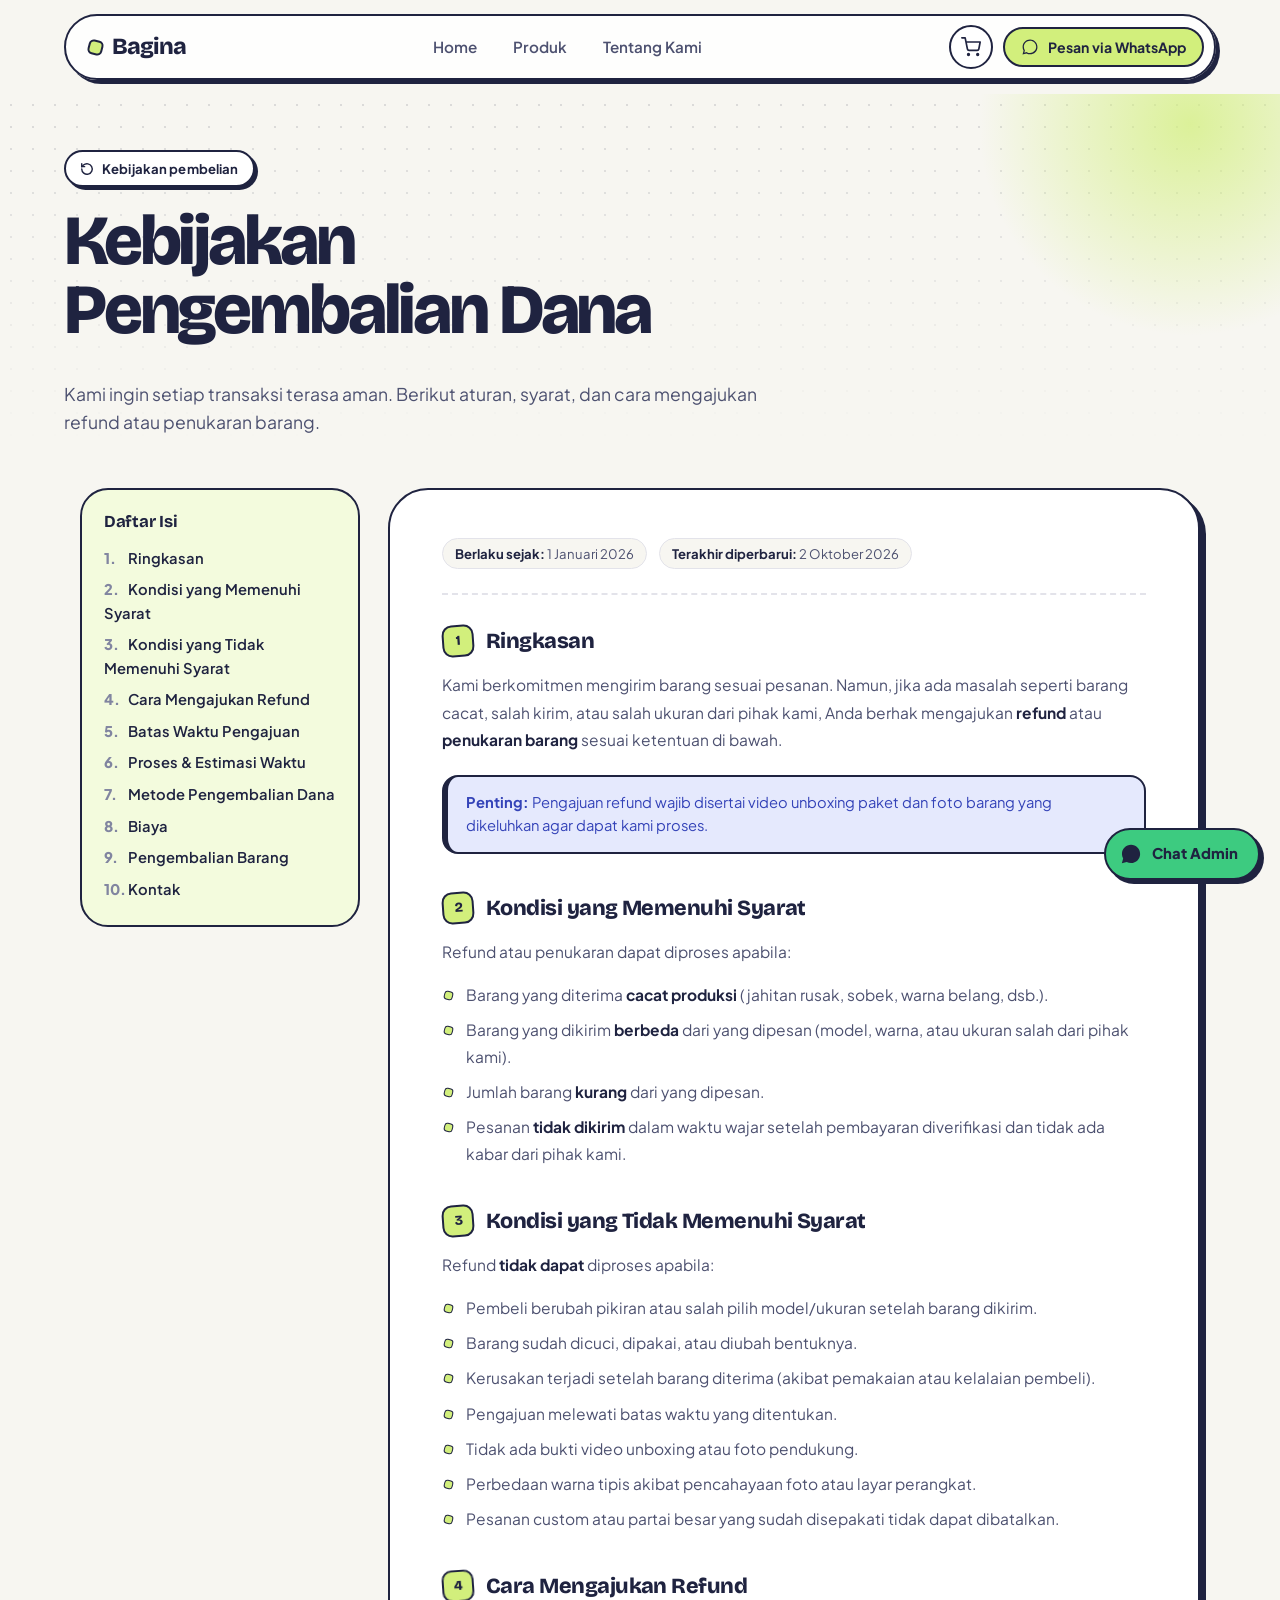
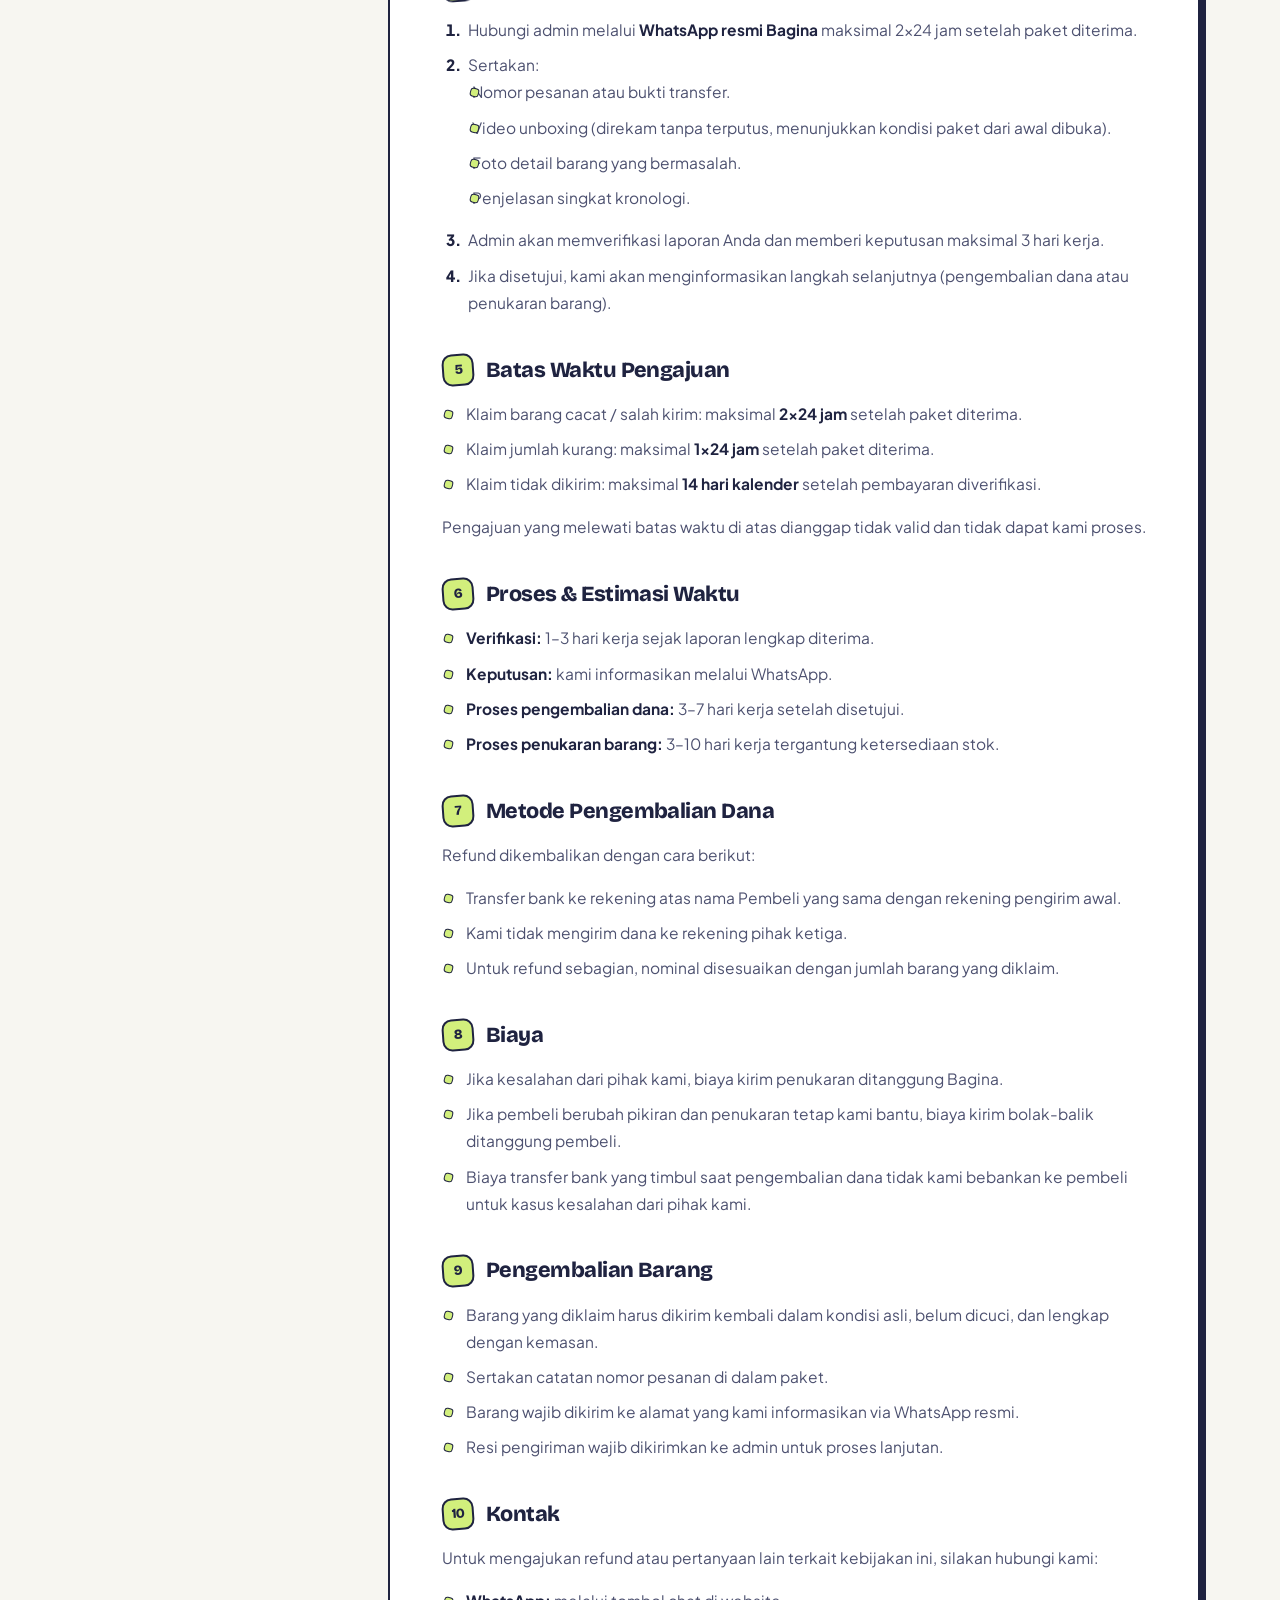
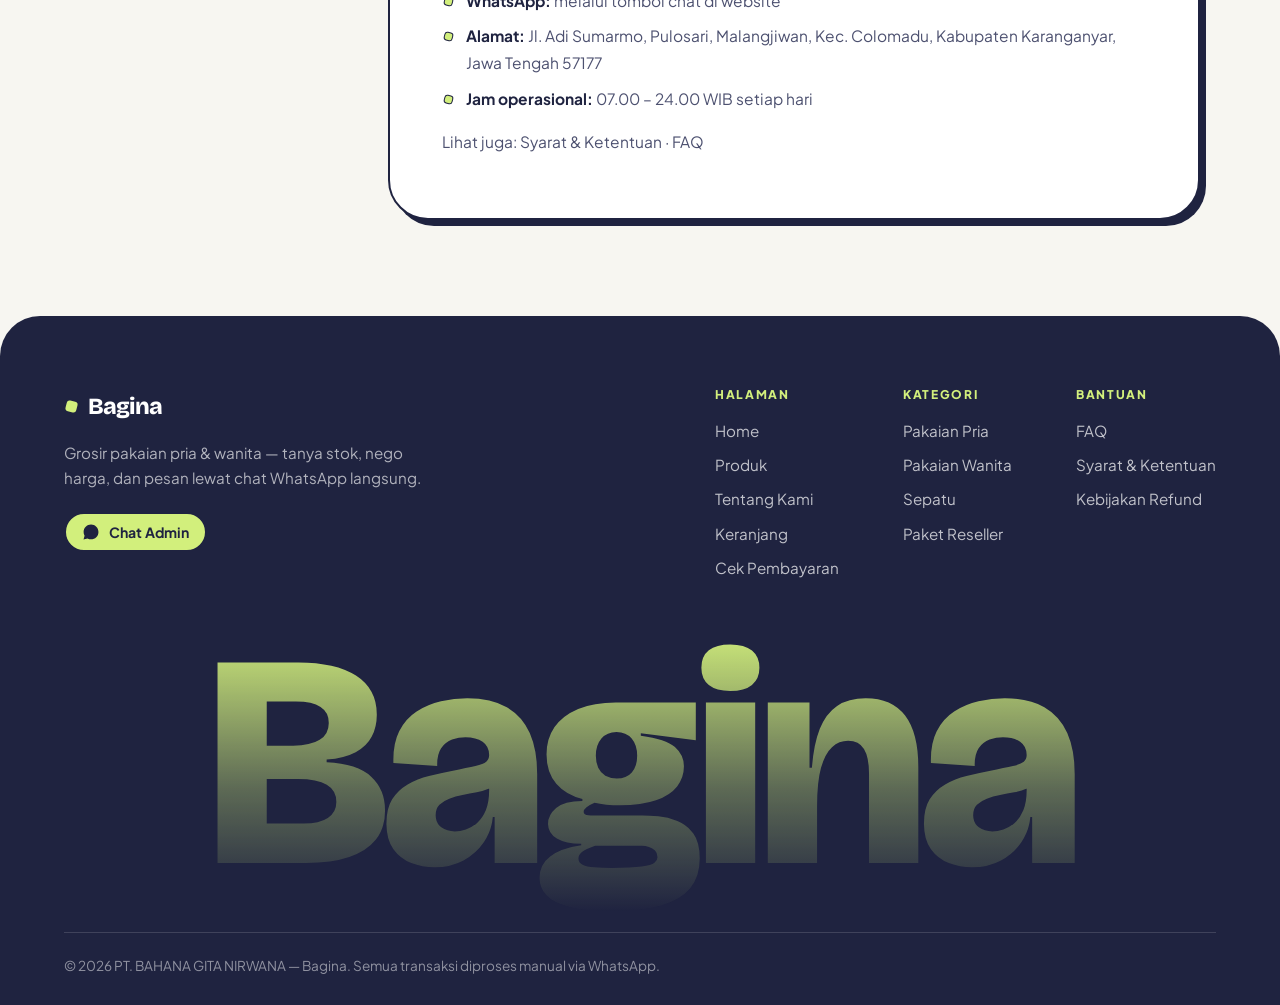
<file: refund.html>
<!doctype html>
<html lang="id">
  <head>
    <meta charset="UTF-8" />
    <meta name="viewport" content="width=device-width, initial-scale=1.0" />
    <title>Kebijakan Refund — Bagina</title>
    <meta
      name="description"
      content="Kebijakan pengembalian dana (refund) dan penukaran barang di Bagina: syarat, cara pengajuan, dan estimasi prosesnya."
    />
    <meta name="theme-color" content="#f7f6f1" />
    <link rel="preconnect" href="https://fonts.googleapis.com" />
    <link rel="preconnect" href="https://fonts.gstatic.com" crossorigin />
    <link
      rel="stylesheet"
      href="https://fonts.googleapis.com/css2?family=Bricolage+Grotesque:opsz,wght@12..96,400..800&family=Plus+Jakarta+Sans:wght@400;500;600;700;800&display=swap"
    />
    <link rel="stylesheet" href="style.css" />

    <link rel="apple-touch-icon" sizes="180x180" href="/apple-touch-icon.png" />
    <link rel="icon" type="image/png" sizes="32x32" href="/favicon-32x32.png" />
    <link rel="icon" type="image/png" sizes="16x16" href="/favicon-16x16.png" />
    <link rel="manifest" href="/site.webmanifest" />
  </head>
  <body>
    <nav class="navbar">
      <div class="container">
        <a href="index.html" class="logo"><span class="dot"></span>Bagina</a>
        <button class="nav-toggle" aria-label="Buka menu">
          <svg
            viewBox="0 0 24 24"
            fill="none"
            stroke="currentColor"
            stroke-width="2.4"
            stroke-linecap="round"
          >
            <line x1="4" y1="7" x2="20" y2="7"></line>
            <line x1="4" y1="12" x2="20" y2="12"></line>
            <line x1="4" y1="17" x2="14" y2="17"></line>
          </svg>
        </button>
        <ul class="nav-links">
          <li><a href="index.html" data-page="index.html">Home</a></li>
          <li><a href="produk.html" data-page="produk.html">Produk</a></li>
          <li><a href="about.html" data-page="about.html">Tentang Kami</a></li>
        </ul>
        <div class="nav-right">
          <a href="#" data-wa-general class="btn btn-accent btn-sm">
            <svg viewBox="0 0 24 24" fill="currentColor">
              <path
                d="M12.04 2C6.58 2 2.13 6.45 2.13 11.91c0 1.75.46 3.45 1.32 4.95L2 22l5.29-1.39a9.87 9.87 0 0 0 4.75 1.21h.01c5.46 0 9.9-4.45 9.9-9.91C21.96 6.45 17.5 2 12.04 2zm0 18.06a8.2 8.2 0 0 1-4.19-1.15l-.3-.18-3.13.82.84-3.06-.2-.31a8.18 8.18 0 0 1-1.26-4.37c0-4.53 3.7-8.22 8.25-8.22 2.2 0 4.27.86 5.83 2.42a8.18 8.18 0 0 1 2.41 5.81c0 4.53-3.7 8.24-8.25 8.24z"
              />
            </svg>
            <span class="long">Pesan via WhatsApp</span>
          </a>
        </div>
      </div>
    </nav>

    <header class="page-header">
      <div class="container">
        <span class="pill-tag">
          <svg
            viewBox="0 0 24 24"
            fill="none"
            stroke="currentColor"
            stroke-width="2.4"
            stroke-linecap="round"
            stroke-linejoin="round"
          >
            <path d="M3 12a9 9 0 1 0 3-6.7L3 8"></path>
            <polyline points="3 3 3 8 8 8"></polyline>
          </svg>
          Kebijakan pembelian
        </span>
        <h1>Kebijakan Pengembalian Dana</h1>
        <p>
          Kami ingin setiap transaksi terasa aman. Berikut aturan, syarat, dan
          cara mengajukan refund atau penukaran barang.
        </p>
      </div>
    </header>

    <section style="padding-top: 0">
      <div class="container">
        <div class="legal-wrap">
          <div class="legal-toc">
            <h3>Daftar Isi</h3>
            <ol>
              <li><a href="#r1">Ringkasan</a></li>
              <li><a href="#r2">Kondisi yang Memenuhi Syarat</a></li>
              <li><a href="#r3">Kondisi yang Tidak Memenuhi Syarat</a></li>
              <li><a href="#r4">Cara Mengajukan Refund</a></li>
              <li><a href="#r5">Batas Waktu Pengajuan</a></li>
              <li><a href="#r6">Proses &amp; Estimasi Waktu</a></li>
              <li><a href="#r7">Metode Pengembalian Dana</a></li>
              <li><a href="#r8">Biaya</a></li>
              <li><a href="#r9">Pengembalian Barang</a></li>
              <li><a href="#r10">Kontak</a></li>
            </ol>
          </div>

          <div class="legal-card">
            <div class="legal-meta">
              <span><strong>Berlaku sejak:</strong> 1 Januari 2026</span>
              <span><strong>Terakhir diperbarui:</strong> 2 Oktober 2026</span>
            </div>

            <h2 id="r1"><span class="num">1</span>Ringkasan</h2>
            <p>
              Kami berkomitmen mengirim barang sesuai pesanan. Namun, jika ada
              masalah seperti barang cacat, salah kirim, atau salah ukuran dari
              pihak kami, Anda berhak mengajukan <strong>refund</strong> atau
              <strong>penukaran barang</strong> sesuai ketentuan di bawah.
            </p>
            <div class="legal-note">
              <strong>Penting:</strong> Pengajuan refund wajib disertai video
              unboxing paket dan foto barang yang dikeluhkan agar dapat kami
              proses.
            </div>

            <h2 id="r2">
              <span class="num">2</span>Kondisi yang Memenuhi Syarat
            </h2>
            <p>Refund atau penukaran dapat diproses apabila:</p>
            <ul>
              <li>
                Barang yang diterima <strong>cacat produksi</strong> (jahitan
                rusak, sobek, warna belang, dsb.).
              </li>
              <li>
                Barang yang dikirim <strong>berbeda</strong> dari yang dipesan
                (model, warna, atau ukuran salah dari pihak kami).
              </li>
              <li>Jumlah barang <strong>kurang</strong> dari yang dipesan.</li>
              <li>
                Pesanan <strong>tidak dikirim</strong> dalam waktu wajar setelah
                pembayaran diverifikasi dan tidak ada kabar dari pihak kami.
              </li>
            </ul>

            <h2 id="r3">
              <span class="num">3</span>Kondisi yang Tidak Memenuhi Syarat
            </h2>
            <p>Refund <strong>tidak dapat</strong> diproses apabila:</p>
            <ul>
              <li>
                Pembeli berubah pikiran atau salah pilih model/ukuran setelah
                barang dikirim.
              </li>
              <li>Barang sudah dicuci, dipakai, atau diubah bentuknya.</li>
              <li>
                Kerusakan terjadi setelah barang diterima (akibat pemakaian atau
                kelalaian pembeli).
              </li>
              <li>Pengajuan melewati batas waktu yang ditentukan.</li>
              <li>Tidak ada bukti video unboxing atau foto pendukung.</li>
              <li>
                Perbedaan warna tipis akibat pencahayaan foto atau layar
                perangkat.
              </li>
              <li>
                Pesanan custom atau partai besar yang sudah disepakati tidak
                dapat dibatalkan.
              </li>
            </ul>

            <h2 id="r4"><span class="num">4</span>Cara Mengajukan Refund</h2>
            <ol>
              <li>
                Hubungi admin melalui
                <strong>WhatsApp resmi Bagina</strong> maksimal 2×24 jam setelah
                paket diterima.
              </li>
              <li>
                Sertakan:
                <ul>
                  <li>Nomor pesanan atau bukti transfer.</li>
                  <li>
                    Video unboxing (direkam tanpa terputus, menunjukkan kondisi
                    paket dari awal dibuka).
                  </li>
                  <li>Foto detail barang yang bermasalah.</li>
                  <li>Penjelasan singkat kronologi.</li>
                </ul>
              </li>
              <li>
                Admin akan memverifikasi laporan Anda dan memberi keputusan
                maksimal 3 hari kerja.
              </li>
              <li>
                Jika disetujui, kami akan menginformasikan langkah selanjutnya
                (pengembalian dana atau penukaran barang).
              </li>
            </ol>

            <h2 id="r5"><span class="num">5</span>Batas Waktu Pengajuan</h2>
            <ul>
              <li>
                Klaim barang cacat / salah kirim: maksimal
                <strong>2×24 jam</strong> setelah paket diterima.
              </li>
              <li>
                Klaim jumlah kurang: maksimal <strong>1×24 jam</strong> setelah
                paket diterima.
              </li>
              <li>
                Klaim tidak dikirim: maksimal
                <strong>14 hari kalender</strong> setelah pembayaran
                diverifikasi.
              </li>
            </ul>
            <p>
              Pengajuan yang melewati batas waktu di atas dianggap tidak valid
              dan tidak dapat kami proses.
            </p>

            <h2 id="r6">
              <span class="num">6</span>Proses &amp; Estimasi Waktu
            </h2>
            <ul>
              <li>
                <strong>Verifikasi:</strong> 1–3 hari kerja sejak laporan
                lengkap diterima.
              </li>
              <li>
                <strong>Keputusan:</strong> kami informasikan melalui WhatsApp.
              </li>
              <li>
                <strong>Proses pengembalian dana:</strong> 3–7 hari kerja
                setelah disetujui.
              </li>
              <li>
                <strong>Proses penukaran barang:</strong> 3–10 hari kerja
                tergantung ketersediaan stok.
              </li>
            </ul>

            <h2 id="r7"><span class="num">7</span>Metode Pengembalian Dana</h2>
            <p>Refund dikembalikan dengan cara berikut:</p>
            <ul>
              <li>
                Transfer bank ke rekening atas nama Pembeli yang sama dengan
                rekening pengirim awal.
              </li>
              <li>Kami tidak mengirim dana ke rekening pihak ketiga.</li>
              <li>
                Untuk refund sebagian, nominal disesuaikan dengan jumlah barang
                yang diklaim.
              </li>
            </ul>

            <h2 id="r8"><span class="num">8</span>Biaya</h2>
            <ul>
              <li>
                Jika kesalahan dari pihak kami, biaya kirim penukaran ditanggung
                Bagina.
              </li>
              <li>
                Jika pembeli berubah pikiran dan penukaran tetap kami bantu,
                biaya kirim bolak-balik ditanggung pembeli.
              </li>
              <li>
                Biaya transfer bank yang timbul saat pengembalian dana tidak
                kami bebankan ke pembeli untuk kasus kesalahan dari pihak kami.
              </li>
            </ul>

            <h2 id="r9"><span class="num">9</span>Pengembalian Barang</h2>
            <ul>
              <li>
                Barang yang diklaim harus dikirim kembali dalam kondisi asli,
                belum dicuci, dan lengkap dengan kemasan.
              </li>
              <li>Sertakan catatan nomor pesanan di dalam paket.</li>
              <li>
                Barang wajib dikirim ke alamat yang kami informasikan via
                WhatsApp resmi.
              </li>
              <li>
                Resi pengiriman wajib dikirimkan ke admin untuk proses lanjutan.
              </li>
            </ul>

            <h2 id="r10"><span class="num">10</span>Kontak</h2>
            <p>
              Untuk mengajukan refund atau pertanyaan lain terkait kebijakan
              ini, silakan hubungi kami:
            </p>
            <ul>
              <li><strong>WhatsApp:</strong> melalui tombol chat di website</li>
              <li>
                <strong>Alamat:</strong> Jl. Adi Sumarmo, Pulosari, Malangjiwan,
                Kec. Colomadu, Kabupaten Karanganyar, Jawa Tengah 57177
              </li>
              <li>
                <strong>Jam operasional:</strong> 07.00 – 24.00 WIB setiap hari
              </li>
            </ul>
            <p>
              Lihat juga: <a href="terms.html">Syarat &amp; Ketentuan</a> ·
              <a href="faq.html">FAQ</a>
            </p>
          </div>
        </div>
      </div>
    </section>

    <footer>
      <div class="container">
        <div class="footer-top">
          <div class="footer-brand">
            <a href="index.html" class="logo"
              ><span class="dot"></span>Bagina</a
            >
            <p>
              Grosir pakaian pria &amp; wanita — tanya stok, nego harga, dan
              pesan lewat chat WhatsApp langsung.
            </p>
            <a href="#" data-wa-general class="btn btn-accent btn-sm">
              <svg viewBox="0 0 24 24" fill="currentColor">
                <path
                  d="M12.04 2C6.58 2 2.13 6.45 2.13 11.91c0 1.75.46 3.45 1.32 4.95L2 22l5.29-1.39a9.87 9.87 0 0 0 4.75 1.21h.01c5.46 0 9.9-4.45 9.9-9.91C21.96 6.45 17.5 2 12.04 2z"
                />
              </svg>
              Chat Admin
            </a>
          </div>
          <div class="footer-cols">
            <div class="footer-col">
              <h5>Halaman</h5>
              <a href="index.html">Home</a>
              <a href="produk.html">Produk</a>
              <a href="about.html">Tentang Kami</a>
            </div>
            <div class="footer-col">
              <h5>Kategori</h5>
              <a href="produk.html#pria">Pakaian Pria</a>
              <a href="produk.html#wanita">Pakaian Wanita</a>
              <a href="produk.html#sepatu">Sepatu</a>
              <a href="produk.html#paket">Paket Reseller</a>
            </div>
            <div class="footer-col">
              <h5>Bantuan</h5>
              <a href="faq.html">FAQ</a>
              <a href="terms.html">Syarat &amp; Ketentuan</a>
              <a href="refund.html">Kebijakan Refund</a>
            </div>
          </div>
        </div>
        <div class="footer-wordmark" aria-hidden="true">Bagina</div>
        <div class="footer-bottom">
          <span
            >© 2026 PT. BAHANA GITA NIRWANA — Bagina. Semua transaksi diproses
            manual via WhatsApp.</span
          >
        </div>
      </div>
    </footer>

    <a href="#" data-wa-general class="wa-float">
      <svg viewBox="0 0 24 24" fill="currentColor">
        <path
          d="M12.04 2C6.58 2 2.13 6.45 2.13 11.91c0 1.75.46 3.45 1.32 4.95L2 22l5.29-1.39a9.87 9.87 0 0 0 4.75 1.21h.01c5.46 0 9.9-4.45 9.9-9.91C21.96 6.45 17.5 2 12.04 2z"
        />
      </svg>
      <span>Chat Admin</span>
    </a>

    <script src="script.js"></script>
  </body>
</html>
</file>
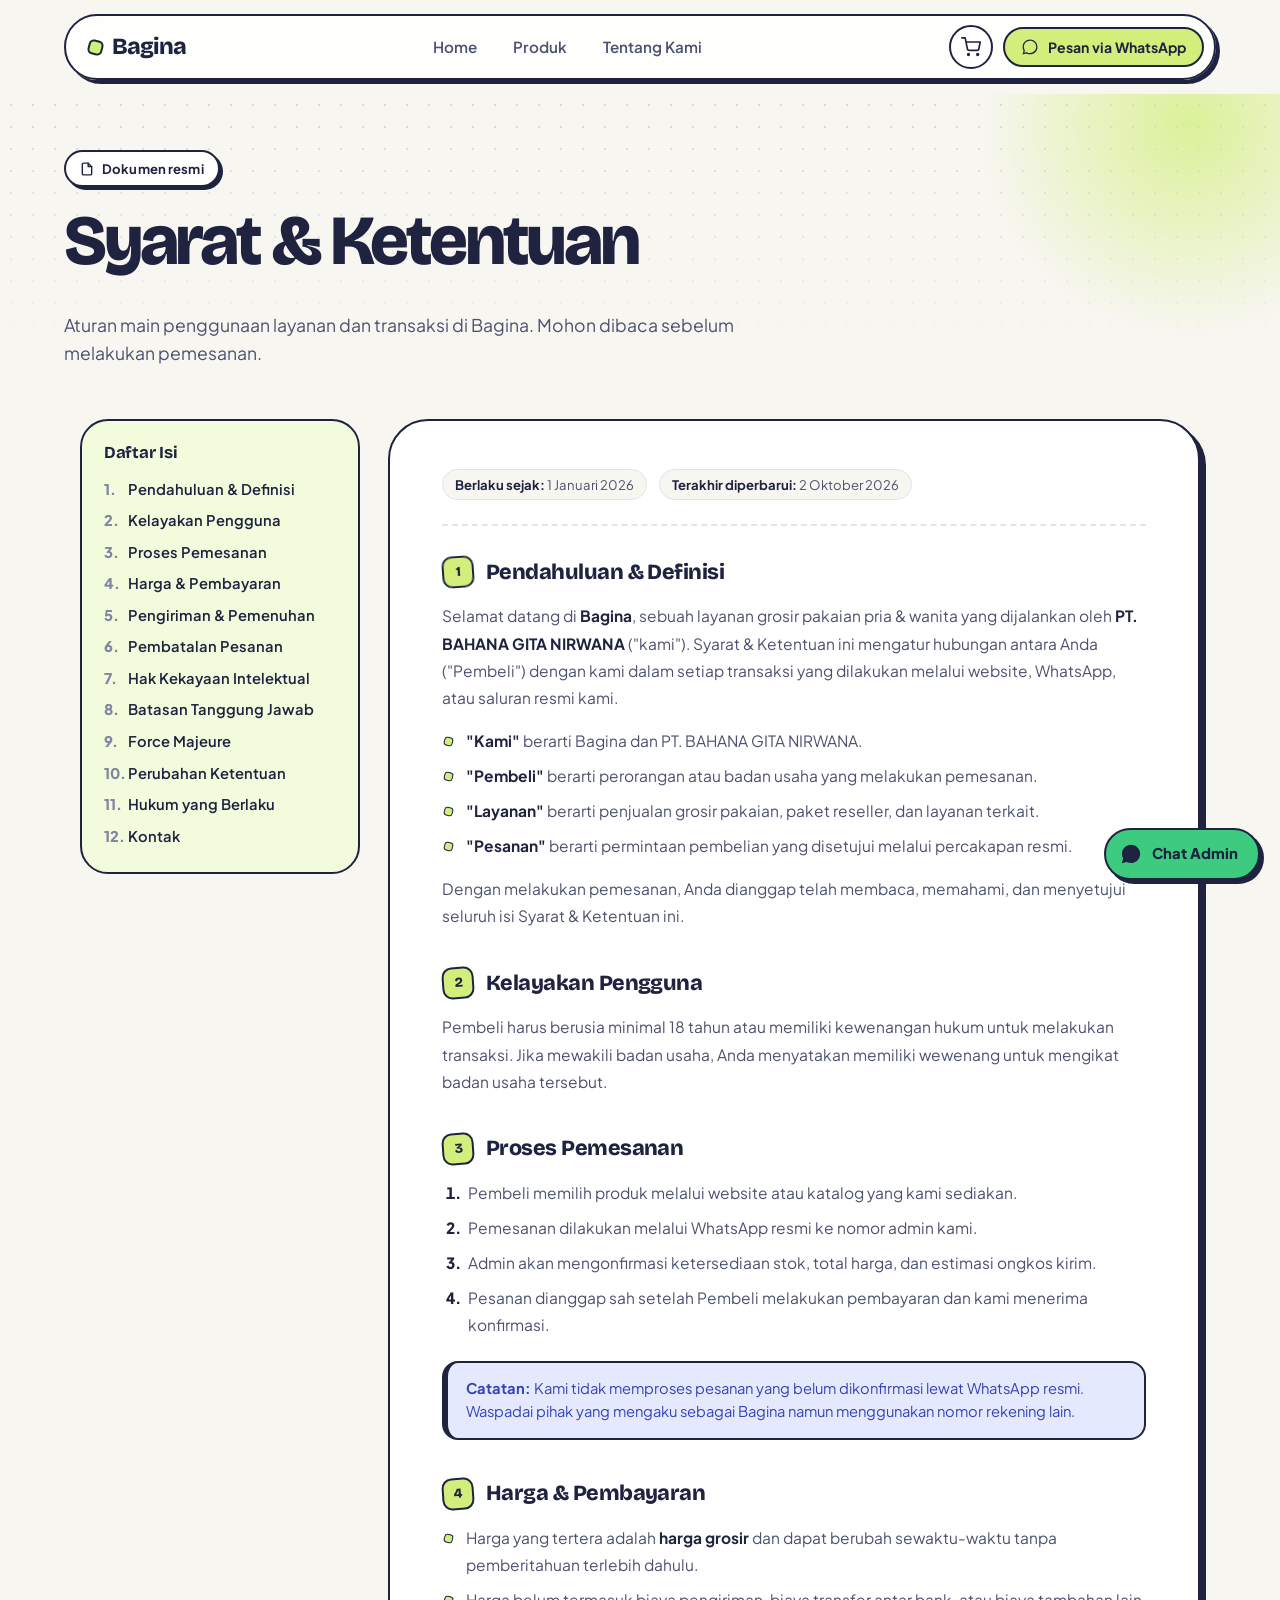
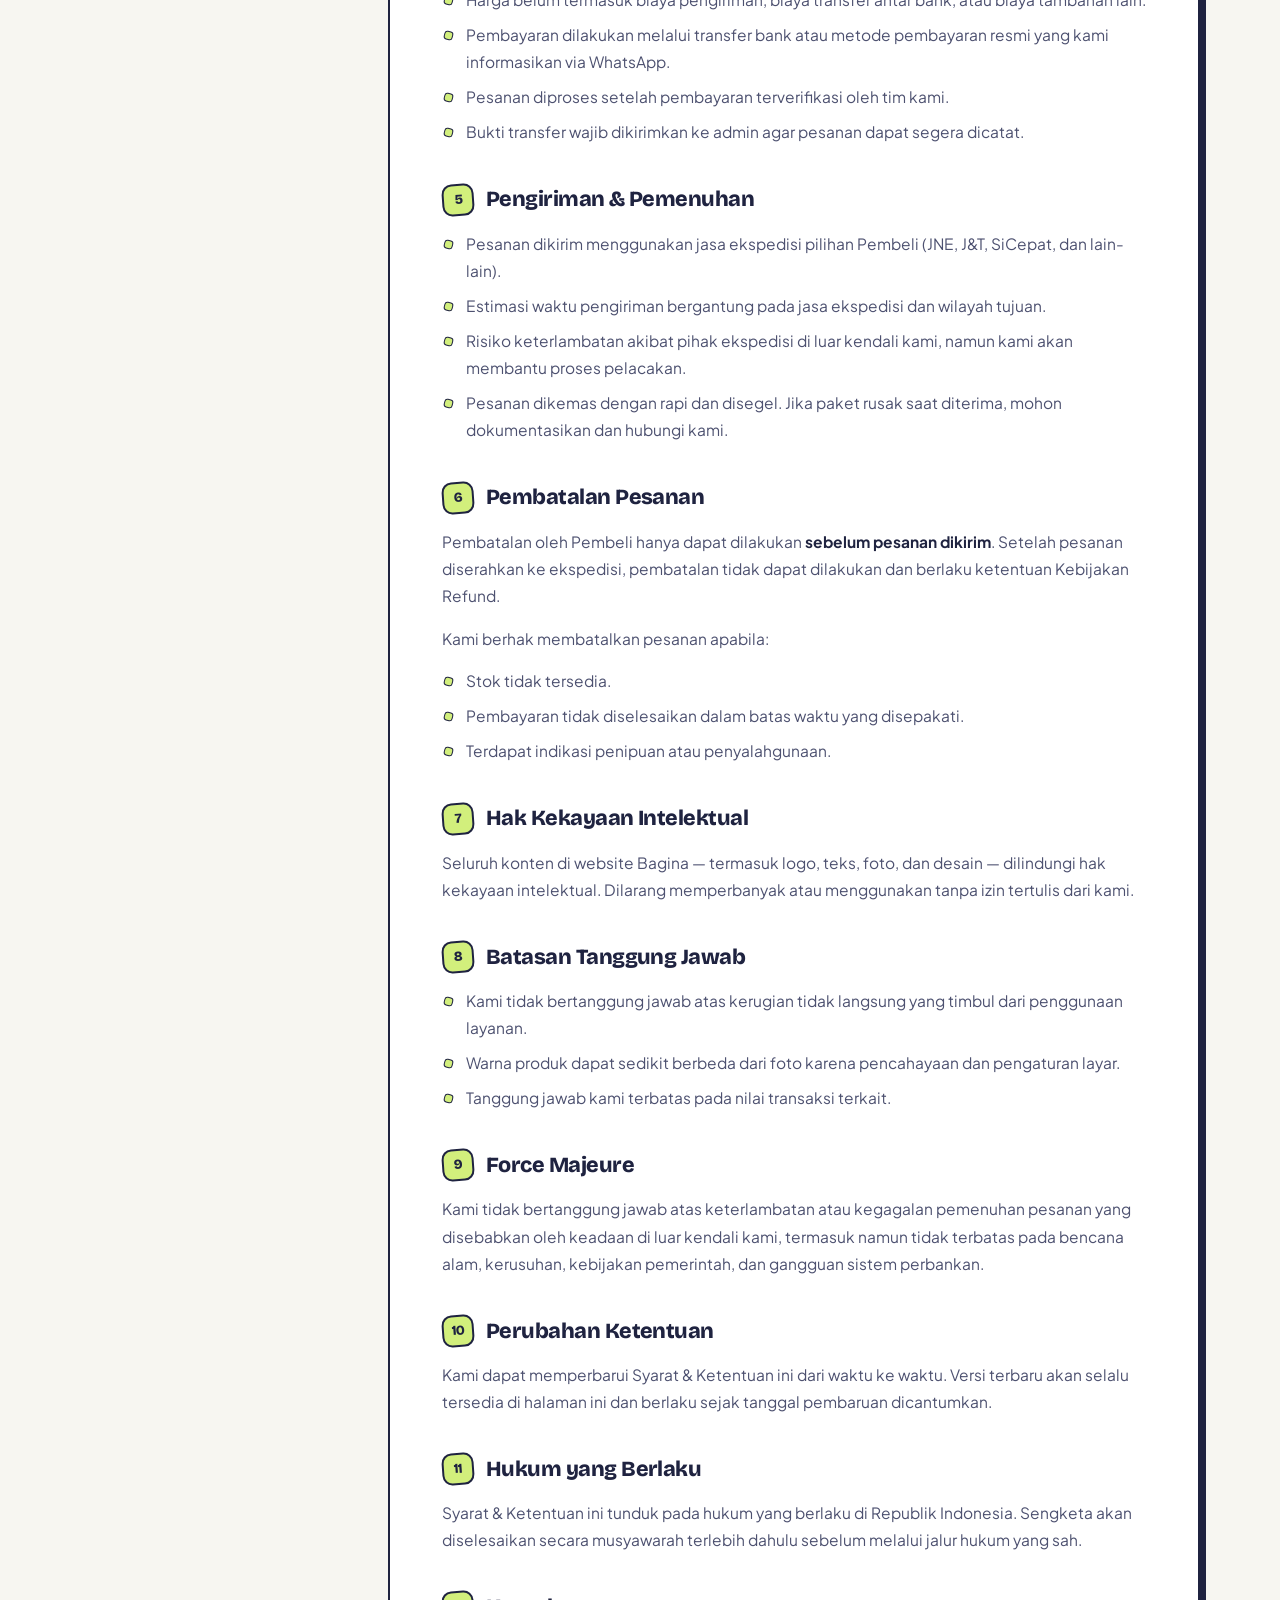
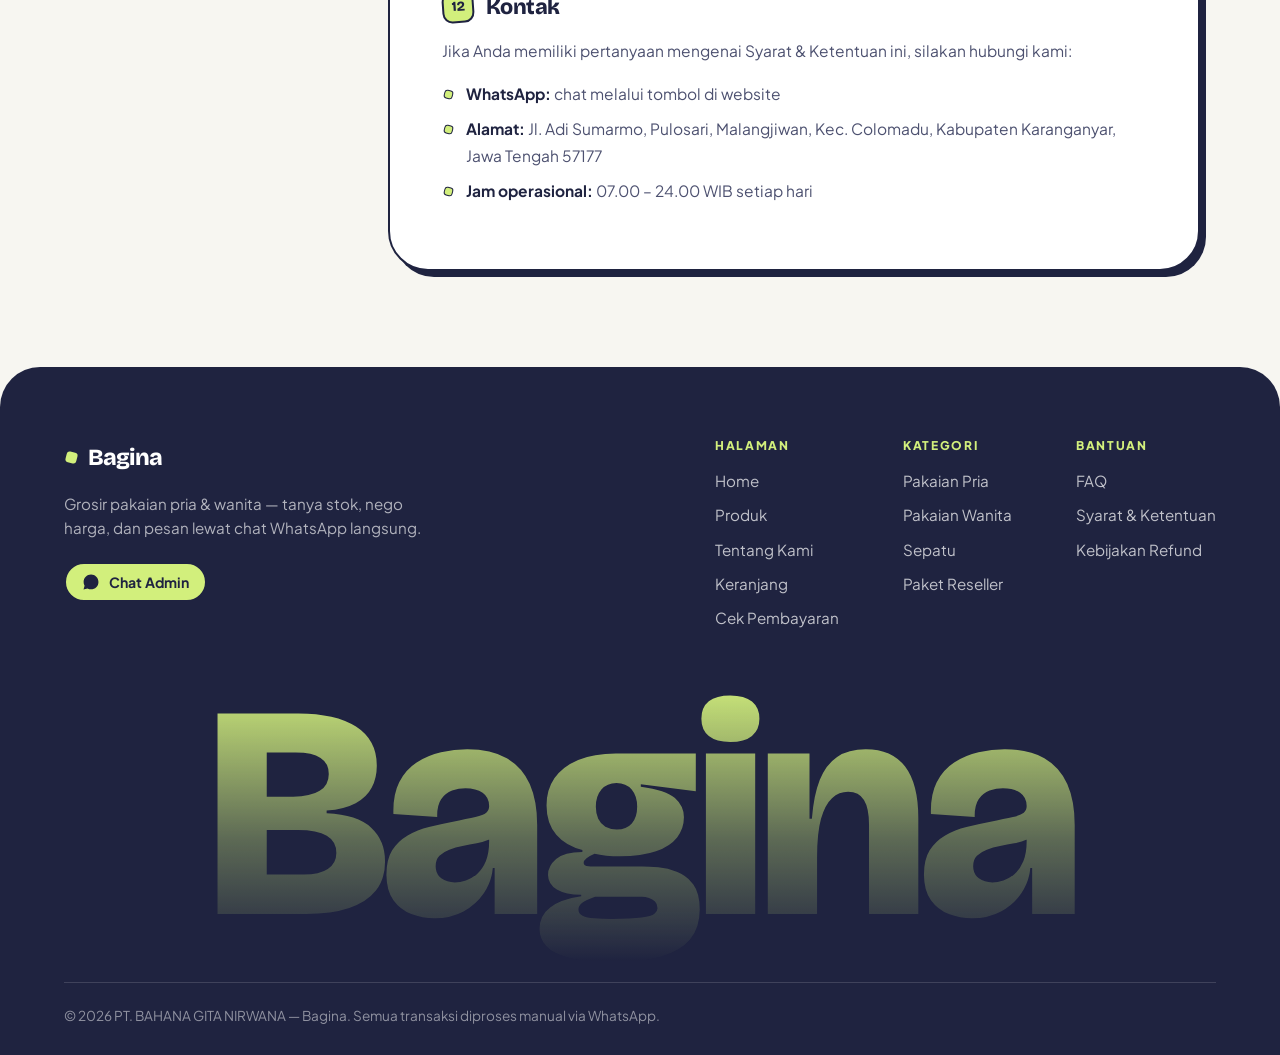
<file: terms.html>
<!doctype html>
<html lang="id">
  <head>
    <meta charset="UTF-8" />
    <meta name="viewport" content="width=device-width, initial-scale=1.0" />
    <title>Syarat &amp; Ketentuan — Bagina</title>
    <meta
      name="description"
      content="Syarat dan Ketentuan layanan grosir pakaian Bagina: proses pemesanan, pembayaran, pengiriman, dan tanggung jawab."
    />
    <meta name="theme-color" content="#f7f6f1" />
    <link rel="preconnect" href="https://fonts.googleapis.com" />
    <link rel="preconnect" href="https://fonts.gstatic.com" crossorigin />
    <link
      rel="stylesheet"
      href="https://fonts.googleapis.com/css2?family=Bricolage+Grotesque:opsz,wght@12..96,400..800&family=Plus+Jakarta+Sans:wght@400;500;600;700;800&display=swap"
    />
    <link rel="stylesheet" href="style.css" />

    <link rel="apple-touch-icon" sizes="180x180" href="/apple-touch-icon.png" />
    <link rel="icon" type="image/png" sizes="32x32" href="/favicon-32x32.png" />
    <link rel="icon" type="image/png" sizes="16x16" href="/favicon-16x16.png" />
    <link rel="manifest" href="/site.webmanifest" />
  </head>
  <body>
    <nav class="navbar">
      <div class="container">
        <a href="index.html" class="logo"><span class="dot"></span>Bagina</a>
        <button class="nav-toggle" aria-label="Buka menu">
          <svg
            viewBox="0 0 24 24"
            fill="none"
            stroke="currentColor"
            stroke-width="2.4"
            stroke-linecap="round"
          >
            <line x1="4" y1="7" x2="20" y2="7"></line>
            <line x1="4" y1="12" x2="20" y2="12"></line>
            <line x1="4" y1="17" x2="14" y2="17"></line>
          </svg>
        </button>
        <ul class="nav-links">
          <li><a href="index.html" data-page="index.html">Home</a></li>
          <li><a href="produk.html" data-page="produk.html">Produk</a></li>
          <li><a href="about.html" data-page="about.html">Tentang Kami</a></li>
        </ul>
        <div class="nav-right">
          <a href="#" data-wa-general class="btn btn-accent btn-sm">
            <svg viewBox="0 0 24 24" fill="currentColor">
              <path
                d="M12.04 2C6.58 2 2.13 6.45 2.13 11.91c0 1.75.46 3.45 1.32 4.95L2 22l5.29-1.39a9.87 9.87 0 0 0 4.75 1.21h.01c5.46 0 9.9-4.45 9.9-9.91C21.96 6.45 17.5 2 12.04 2zm0 18.06a8.2 8.2 0 0 1-4.19-1.15l-.3-.18-3.13.82.84-3.06-.2-.31a8.18 8.18 0 0 1-1.26-4.37c0-4.53 3.7-8.22 8.25-8.22 2.2 0 4.27.86 5.83 2.42a8.18 8.18 0 0 1 2.41 5.81c0 4.53-3.7 8.24-8.25 8.24z"
              />
            </svg>
            <span class="long">Pesan via WhatsApp</span>
          </a>
        </div>
      </div>
    </nav>

    <header class="page-header">
      <div class="container">
        <span class="pill-tag">
          <svg
            viewBox="0 0 24 24"
            fill="none"
            stroke="currentColor"
            stroke-width="2.4"
            stroke-linecap="round"
            stroke-linejoin="round"
          >
            <path
              d="M14 2H6a2 2 0 0 0-2 2v16a2 2 0 0 0 2 2h12a2 2 0 0 0 2-2V8z"
            ></path>
            <polyline points="14 2 14 8 20 8"></polyline>
          </svg>
          Dokumen resmi
        </span>
        <h1>Syarat &amp; Ketentuan</h1>
        <p>
          Aturan main penggunaan layanan dan transaksi di Bagina. Mohon dibaca
          sebelum melakukan pemesanan.
        </p>
      </div>
    </header>

    <section style="padding-top: 0">
      <div class="container">
        <div class="legal-wrap">
          <div class="legal-toc">
            <h3>Daftar Isi</h3>
            <ol>
              <li><a href="#s1">Pendahuluan &amp; Definisi</a></li>
              <li><a href="#s2">Kelayakan Pengguna</a></li>
              <li><a href="#s3">Proses Pemesanan</a></li>
              <li><a href="#s4">Harga &amp; Pembayaran</a></li>
              <li><a href="#s5">Pengiriman &amp; Pemenuhan</a></li>
              <li><a href="#s6">Pembatalan Pesanan</a></li>
              <li><a href="#s7">Hak Kekayaan Intelektual</a></li>
              <li><a href="#s8">Batasan Tanggung Jawab</a></li>
              <li><a href="#s9">Force Majeure</a></li>
              <li><a href="#s10">Perubahan Ketentuan</a></li>
              <li><a href="#s11">Hukum yang Berlaku</a></li>
              <li><a href="#s12">Kontak</a></li>
            </ol>
          </div>

          <div class="legal-card">
            <div class="legal-meta">
              <span><strong>Berlaku sejak:</strong> 1 Januari 2026</span>
              <span><strong>Terakhir diperbarui:</strong> 2 Oktober 2026</span>
            </div>

            <h2 id="s1">
              <span class="num">1</span>Pendahuluan &amp; Definisi
            </h2>
            <p>
              Selamat datang di <strong>Bagina</strong>, sebuah layanan grosir
              pakaian pria &amp; wanita yang dijalankan oleh
              <strong>PT. BAHANA GITA NIRWANA</strong> ("kami"). Syarat &amp;
              Ketentuan ini mengatur hubungan antara Anda ("Pembeli") dengan
              kami dalam setiap transaksi yang dilakukan melalui website,
              WhatsApp, atau saluran resmi kami.
            </p>
            <ul>
              <li>
                <strong>"Kami"</strong> berarti Bagina dan PT. BAHANA GITA
                NIRWANA.
              </li>
              <li>
                <strong>"Pembeli"</strong> berarti perorangan atau badan usaha
                yang melakukan pemesanan.
              </li>
              <li>
                <strong>"Layanan"</strong> berarti penjualan grosir pakaian,
                paket reseller, dan layanan terkait.
              </li>
              <li>
                <strong>"Pesanan"</strong> berarti permintaan pembelian yang
                disetujui melalui percakapan resmi.
              </li>
            </ul>
            <p>
              Dengan melakukan pemesanan, Anda dianggap telah membaca, memahami,
              dan menyetujui seluruh isi Syarat &amp; Ketentuan ini.
            </p>

            <h2 id="s2"><span class="num">2</span>Kelayakan Pengguna</h2>
            <p>
              Pembeli harus berusia minimal 18 tahun atau memiliki kewenangan
              hukum untuk melakukan transaksi. Jika mewakili badan usaha, Anda
              menyatakan memiliki wewenang untuk mengikat badan usaha tersebut.
            </p>

            <h2 id="s3"><span class="num">3</span>Proses Pemesanan</h2>
            <ol>
              <li>
                Pembeli memilih produk melalui website atau katalog yang kami
                sediakan.
              </li>
              <li>
                Pemesanan dilakukan melalui WhatsApp resmi ke nomor admin kami.
              </li>
              <li>
                Admin akan mengonfirmasi ketersediaan stok, total harga, dan
                estimasi ongkos kirim.
              </li>
              <li>
                Pesanan dianggap sah setelah Pembeli melakukan pembayaran dan
                kami menerima konfirmasi.
              </li>
            </ol>
            <div class="legal-note">
              <strong>Catatan:</strong> Kami tidak memproses pesanan yang belum
              dikonfirmasi lewat WhatsApp resmi. Waspadai pihak yang mengaku
              sebagai Bagina namun menggunakan nomor rekening lain.
            </div>

            <h2 id="s4"><span class="num">4</span>Harga &amp; Pembayaran</h2>
            <ul>
              <li>
                Harga yang tertera adalah <strong>harga grosir</strong> dan
                dapat berubah sewaktu-waktu tanpa pemberitahuan terlebih dahulu.
              </li>
              <li>
                Harga belum termasuk biaya pengiriman, biaya transfer antar
                bank, atau biaya tambahan lain.
              </li>
              <li>
                Pembayaran dilakukan melalui transfer bank atau metode
                pembayaran resmi yang kami informasikan via WhatsApp.
              </li>
              <li>
                Pesanan diproses setelah pembayaran terverifikasi oleh tim kami.
              </li>
              <li>
                Bukti transfer wajib dikirimkan ke admin agar pesanan dapat
                segera dicatat.
              </li>
            </ul>

            <h2 id="s5">
              <span class="num">5</span>Pengiriman &amp; Pemenuhan
            </h2>
            <ul>
              <li>
                Pesanan dikirim menggunakan jasa ekspedisi pilihan Pembeli (JNE,
                J&amp;T, SiCepat, dan lain-lain).
              </li>
              <li>
                Estimasi waktu pengiriman bergantung pada jasa ekspedisi dan
                wilayah tujuan.
              </li>
              <li>
                Risiko keterlambatan akibat pihak ekspedisi di luar kendali
                kami, namun kami akan membantu proses pelacakan.
              </li>
              <li>
                Pesanan dikemas dengan rapi dan disegel. Jika paket rusak saat
                diterima, mohon dokumentasikan dan hubungi kami.
              </li>
            </ul>

            <h2 id="s6"><span class="num">6</span>Pembatalan Pesanan</h2>
            <p>
              Pembatalan oleh Pembeli hanya dapat dilakukan
              <strong>sebelum pesanan dikirim</strong>. Setelah pesanan
              diserahkan ke ekspedisi, pembatalan tidak dapat dilakukan dan
              berlaku ketentuan <a href="refund.html">Kebijakan Refund</a>.
            </p>
            <p>Kami berhak membatalkan pesanan apabila:</p>
            <ul>
              <li>Stok tidak tersedia.</li>
              <li>
                Pembayaran tidak diselesaikan dalam batas waktu yang disepakati.
              </li>
              <li>Terdapat indikasi penipuan atau penyalahgunaan.</li>
            </ul>

            <h2 id="s7"><span class="num">7</span>Hak Kekayaan Intelektual</h2>
            <p>
              Seluruh konten di website Bagina — termasuk logo, teks, foto, dan
              desain — dilindungi hak kekayaan intelektual. Dilarang
              memperbanyak atau menggunakan tanpa izin tertulis dari kami.
            </p>

            <h2 id="s8"><span class="num">8</span>Batasan Tanggung Jawab</h2>
            <ul>
              <li>
                Kami tidak bertanggung jawab atas kerugian tidak langsung yang
                timbul dari penggunaan layanan.
              </li>
              <li>
                Warna produk dapat sedikit berbeda dari foto karena pencahayaan
                dan pengaturan layar.
              </li>
              <li>
                Tanggung jawab kami terbatas pada nilai transaksi terkait.
              </li>
            </ul>

            <h2 id="s9"><span class="num">9</span>Force Majeure</h2>
            <p>
              Kami tidak bertanggung jawab atas keterlambatan atau kegagalan
              pemenuhan pesanan yang disebabkan oleh keadaan di luar kendali
              kami, termasuk namun tidak terbatas pada bencana alam, kerusuhan,
              kebijakan pemerintah, dan gangguan sistem perbankan.
            </p>

            <h2 id="s10"><span class="num">10</span>Perubahan Ketentuan</h2>
            <p>
              Kami dapat memperbarui Syarat &amp; Ketentuan ini dari waktu ke
              waktu. Versi terbaru akan selalu tersedia di halaman ini dan
              berlaku sejak tanggal pembaruan dicantumkan.
            </p>

            <h2 id="s11"><span class="num">11</span>Hukum yang Berlaku</h2>
            <p>
              Syarat &amp; Ketentuan ini tunduk pada hukum yang berlaku di
              Republik Indonesia. Sengketa akan diselesaikan secara musyawarah
              terlebih dahulu sebelum melalui jalur hukum yang sah.
            </p>

            <h2 id="s12"><span class="num">12</span>Kontak</h2>
            <p>
              Jika Anda memiliki pertanyaan mengenai Syarat &amp; Ketentuan ini,
              silakan hubungi kami:
            </p>
            <ul>
              <li><strong>WhatsApp:</strong> chat melalui tombol di website</li>
              <li>
                <strong>Alamat:</strong> Jl. Adi Sumarmo, Pulosari, Malangjiwan,
                Kec. Colomadu, Kabupaten Karanganyar, Jawa Tengah 57177
              </li>
              <li>
                <strong>Jam operasional:</strong> 07.00 – 24.00 WIB setiap hari
              </li>
            </ul>
          </div>
        </div>
      </div>
    </section>

    <footer>
      <div class="container">
        <div class="footer-top">
          <div class="footer-brand">
            <a href="index.html" class="logo"
              ><span class="dot"></span>Bagina</a
            >
            <p>
              Grosir pakaian pria &amp; wanita — tanya stok, nego harga, dan
              pesan lewat chat WhatsApp langsung.
            </p>
            <a href="#" data-wa-general class="btn btn-accent btn-sm">
              <svg viewBox="0 0 24 24" fill="currentColor">
                <path
                  d="M12.04 2C6.58 2 2.13 6.45 2.13 11.91c0 1.75.46 3.45 1.32 4.95L2 22l5.29-1.39a9.87 9.87 0 0 0 4.75 1.21h.01c5.46 0 9.9-4.45 9.9-9.91C21.96 6.45 17.5 2 12.04 2z"
                />
              </svg>
              Chat Admin
            </a>
          </div>
          <div class="footer-cols">
            <div class="footer-col">
              <h5>Halaman</h5>
              <a href="index.html">Home</a>
              <a href="produk.html">Produk</a>
              <a href="about.html">Tentang Kami</a>
            </div>
            <div class="footer-col">
              <h5>Kategori</h5>
              <a href="produk.html#pria">Pakaian Pria</a>
              <a href="produk.html#wanita">Pakaian Wanita</a>
              <a href="produk.html#sepatu">Sepatu</a>
              <a href="produk.html#paket">Paket Reseller</a>
            </div>
            <div class="footer-col">
              <h5>Bantuan</h5>
              <a href="faq.html">FAQ</a>
              <a href="terms.html">Syarat &amp; Ketentuan</a>
              <a href="refund.html">Kebijakan Refund</a>
            </div>
          </div>
        </div>
        <div class="footer-wordmark" aria-hidden="true">Bagina</div>
        <div class="footer-bottom">
          <span
            >© 2026 PT. BAHANA GITA NIRWANA — Bagina. Semua transaksi diproses
            manual via WhatsApp.</span
          >
        </div>
      </div>
    </footer>

    <a href="#" data-wa-general class="wa-float">
      <svg viewBox="0 0 24 24" fill="currentColor">
        <path
          d="M12.04 2C6.58 2 2.13 6.45 2.13 11.91c0 1.75.46 3.45 1.32 4.95L2 22l5.29-1.39a9.87 9.87 0 0 0 4.75 1.21h.01c5.46 0 9.9-4.45 9.9-9.91C21.96 6.45 17.5 2 12.04 2z"
        />
      </svg>
      <span>Chat Admin</span>
    </a>

    <script src="script.js"></script>
  </body>
</html>
</file>
<file: style.css>
/* =========================================================
   BAGINA — Design System v2 · "Pop Grosir"
   Gaya: neo-brutalism pop (garis tebal, shadow tegas, palet kalem)
   Font: Bricolage Grotesque (display) + Plus Jakarta Sans (body)
   Font dimuat lewat <link> di <head> tiap halaman.
   ========================================================= */

:root {
  /* Permukaan */
  --bg: #f7f6f1;
  --bg-alt: #ebeefc; /* periwinkle sangat muda */
  --surface: #ffffff;
  --border: #e3e3ea;
  --stroke: #1f2340; /* navy gelap, lebih lembut dari hitam */

  /* Teks */
  --ink: #1f2340;
  --ink-rgb: 31, 35, 64;
  --ink-soft: #4d5170;
  --ink-faint: #8185a0;

  /* Warna merek — kalem tapi hidup */
  --primary: #4b5ce0; /* biru periwinkle */
  --primary-rgb: 75, 92, 224;
  --primary-dark: #3443b8;
  --primary-tint: #e5e9fd;

  --accent: #d2ef7c; /* lime muda segar */
  --accent-rgb: 210, 239, 124;
  --accent-dark: #b4d65a;
  --accent-tint: #f3fbdd;

  --pink: #ffb7a3; /* peach-koral */
  --pink-tint: #ffede7;
  --mint: #2fb872;
  --mint-tint: #ddf5e8;
  --yellow: #ffdf86; /* kuning butter */
  --yellow-tint: #fff6d9;
  --orange: #ffc39b;
  --wa: #3dcb80;

  /* Bentuk */
  --radius-s: 12px;
  --radius-m: 20px;
  --radius-l: 28px;
  --radius-xl: 40px;

  --shadow-sm:
    0 1px 2px rgba(var(--ink-rgb), 0.06), 0 1px 1px rgba(var(--ink-rgb), 0.04);
  --shadow-md: 0 14px 34px rgba(var(--ink-rgb), 0.1);
  --shadow-lg: 0 28px 60px rgba(var(--ink-rgb), 0.16);
  --hard: 4px 4px 0 var(--stroke);
  --hard-lg: 6px 6px 0 var(--stroke);

  --font-display:
    "Bricolage Grotesque", "Plus Jakarta Sans", system-ui, sans-serif;
  --font-body:
    "Plus Jakarta Sans", system-ui, -apple-system, "Segoe UI", sans-serif;

  --container: 1200px;
  --gutter: 24px;
  --ease-pop: cubic-bezier(0.2, 0.8, 0.2, 1);
}

*,
*::before,
*::after {
  box-sizing: border-box;
}
html {
  scroll-behavior: smooth;
  -webkit-text-size-adjust: 100%;
}

body {
  margin: 0;
  background: var(--bg);
  color: var(--ink);
  font-family: var(--font-body);
  font-size: 16px;
  line-height: 1.6;
  -webkit-font-smoothing: antialiased;
  overflow-x: hidden; /* cegah geser horizontal karena 1 elemen overflow */
}

::selection {
  background: var(--accent);
  color: var(--ink);
}

h1,
h2,
h3,
h4,
h5 {
  font-family: var(--font-display);
  color: var(--ink);
  line-height: 1.05;
  margin: 0 0 0.5em;
  letter-spacing: -0.03em;
  font-weight: 800;
}
h3,
h4,
h5 {
  line-height: 1.2;
  letter-spacing: -0.015em;
  font-weight: 700;
}

p {
  margin: 0 0 1em;
  color: var(--ink-soft);
}
a {
  color: inherit;
  text-decoration: none;
}
img {
  max-width: 100%;
  display: block;
}
button {
  font-family: inherit;
  cursor: pointer;
}
ul {
  margin: 0;
  padding: 0;
  list-style: none;
}

.container {
  width: 100%;
  max-width: var(--container);
  margin: 0 auto;
  padding: 0 var(--gutter);
}

section {
  padding: 96px 0;
}
@media (max-width: 720px) {
  section {
    padding: 64px 0;
  }
}

/* Section berbentuk kartu besar (sudut membulat, sedikit masuk dari tepi) */
.section-round {
  margin: 0 12px;
  border-radius: var(--radius-xl);
}
@media (max-width: 560px) {
  .section-round {
    margin: 0 8px;
    border-radius: var(--radius-l);
  }
}

/* Stabilo highlight untuk kata penting di judul */
.hl {
  background: linear-gradient(
    transparent 58%,
    var(--accent) 58%,
    var(--accent) 92%,
    transparent 92%
  );
  padding: 0 0.06em;
  -webkit-box-decoration-break: clone;
  box-decoration-break: clone;
}

.section-head {
  max-width: 680px;
  margin-bottom: 44px;
}
.section-head.center {
  margin-left: auto;
  margin-right: auto;
  text-align: center;
}
.section-head.center p {
  margin-left: auto;
  margin-right: auto;
}
.section-head h2 {
  font-size: clamp(2rem, 4.6vw, 3.4rem);
  letter-spacing: -0.04em;
  line-height: 1;
}
.section-head p {
  font-size: 1.08rem;
  margin-bottom: 0;
  max-width: 52ch;
}

.pill-tag {
  display: inline-flex;
  align-items: center;
  gap: 8px;
  background: var(--surface);
  color: var(--ink);
  border: 2px solid var(--stroke);
  box-shadow: 3px 3px 0 var(--stroke);
  font-weight: 700;
  font-size: 0.82rem;
  letter-spacing: 0.01em;
  padding: 6px 14px;
  border-radius: 999px;
  margin-bottom: 20px;
}
.pill-tag svg {
  width: 14px;
  height: 14px;
  flex-shrink: 0;
}

/* ---------- Buttons ---------- */
.btn {
  display: inline-flex;
  align-items: center;
  justify-content: center;
  gap: 9px;
  padding: 13px 24px;
  border-radius: 999px;
  font-family: var(--font-body);
  font-weight: 700;
  font-size: 0.97rem;
  line-height: 1.2;
  border: 2px solid var(--stroke);
  transition:
    transform 0.18s var(--ease-pop),
    box-shadow 0.18s var(--ease-pop),
    background-color 0.15s ease,
    color 0.15s ease,
    border-color 0.15s ease;
  white-space: nowrap;
}
.btn:hover {
  transform: translate(-2px, -2px);
  box-shadow: var(--hard);
}
.btn:active {
  transform: translate(0, 0);
  box-shadow: none;
}
.btn svg {
  width: 18px;
  height: 18px;
  flex-shrink: 0;
}

.btn-accent {
  background: var(--accent);
  color: var(--ink);
}
.btn-accent:hover {
  background: var(--accent);
}

.btn-primary {
  background: var(--ink);
  color: #fff;
}
.btn-primary:hover {
  background: var(--ink);
  box-shadow: 4px 4px 0 var(--primary);
}

.btn-ghost {
  background: var(--surface);
  color: var(--ink);
}
.btn-ghost:hover {
  background: var(--surface);
}

.btn-block {
  width: 100%;
}
.btn-sm {
  padding: 9px 16px;
  font-size: 0.88rem;
}
.btn-lg {
  padding: 16px 28px;
  font-size: 1.02rem;
}

/* ---------- Navbar (floating pill) ---------- */
.navbar {
  position: sticky;
  top: 0;
  z-index: 100;
  padding: 14px var(--gutter);
}
.navbar .container {
  position: relative;
  display: flex;
  align-items: center;
  justify-content: space-between;
  gap: 16px;
  height: 66px;
  max-width: calc(var(--container) - 2 * var(--gutter));
  padding: 0 10px 0 22px;
  background: rgba(255, 255, 255, 0.86);
  -webkit-backdrop-filter: blur(14px) saturate(1.4);
  backdrop-filter: blur(14px) saturate(1.4);
  border: 2px solid var(--stroke);
  border-radius: 999px;
  box-shadow: var(--hard);
  transition: box-shadow 0.2s ease;
}
.navbar.scrolled .container {
  box-shadow: var(--hard), 0 16px 34px rgba(var(--ink-rgb), 0.12);
}

.logo {
  display: inline-flex;
  align-items: center;
  gap: 9px;
  font-family: var(--font-display);
  font-weight: 800;
  font-size: 1.45rem;
  letter-spacing: -0.04em;
  color: var(--ink);
}
.logo .dot {
  width: 15px;
  height: 15px;
  border-radius: 5px;
  background: var(--accent);
  border: 2px solid var(--stroke);
  display: inline-block;
  transform: rotate(14deg);
  transition: transform 0.4s var(--ease-pop);
}
.logo:hover .dot {
  transform: rotate(194deg);
}

.nav-links {
  display: flex;
  align-items: center;
  gap: 4px;
}
.nav-links a {
  display: block;
  font-weight: 600;
  font-size: 0.95rem;
  color: var(--ink-soft);
  padding: 8px 16px;
  border-radius: 999px;
  transition:
    color 0.15s ease,
    background-color 0.15s ease;
}
.nav-links a:hover {
  color: var(--ink);
  background: var(--primary-tint);
}
.nav-links a.active {
  color: #fff;
  background: var(--ink);
}
.nav-right {
  display: flex;
  align-items: center;
  gap: 10px;
}
.nav-right .btn-sm:hover {
  box-shadow: 3px 3px 0 var(--stroke);
}
.nav-toggle {
  display: none;
  width: 44px;
  height: 44px;
  border-radius: 50%;
  border: 2px solid var(--stroke);
  background: var(--surface);
  color: var(--ink);
  align-items: center;
  justify-content: center;
  flex-shrink: 0;
}
.nav-toggle svg {
  width: 20px;
  height: 20px;
}

@media (max-width: 860px) {
  .nav-links {
    position: absolute;
    top: calc(100% + 10px);
    left: 0;
    right: 0;
    background: var(--surface);
    border: 2px solid var(--stroke);
    border-radius: 24px;
    box-shadow: var(--hard);
    flex-direction: column;
    align-items: stretch;
    gap: 4px;
    padding: 10px;
    display: none;
  }
  .nav-links.open {
    display: flex;
    animation: dropIn 0.22s var(--ease-pop);
  }
  .nav-links a {
    padding: 14px 18px;
    font-size: 1.05rem;
    border-radius: 16px;
  }
  .nav-toggle {
    display: flex;
    order: 3;
  }
  .nav-right {
    margin-left: auto;
    gap: 8px;
  }
  .nav-right .btn-accent span.long {
    display: none;
  }
  .nav-right .btn-sm {
    width: 44px;
    height: 44px;
    padding: 0;
  }
}
@keyframes dropIn {
  from {
    opacity: 0;
    transform: translateY(-8px);
  }
  to {
    opacity: 1;
    transform: translateY(0);
  }
}

/* ---------- Hero (editorial + bento) ---------- */
.hero {
  position: relative;
  padding: 36px 0 32px;
  overflow: hidden;
  isolation: isolate;
}
.hero::before {
  content: "";
  position: absolute;
  inset: 0;
  z-index: -1;
  background-image: radial-gradient(
    rgba(var(--ink-rgb), 0.12) 1.2px,
    transparent 1.2px
  );
  background-size: 22px 22px;
  -webkit-mask-image: linear-gradient(to bottom, #000 10%, transparent 60%);
  mask-image: linear-gradient(to bottom, #000 10%, transparent 60%);
}
.hero h1 {
  font-size: clamp(2.6rem, 6.4vw, 5.8rem);
  line-height: 0.94;
  letter-spacing: -0.05em;
  max-width: 17ch;
  margin-bottom: 0;
}
.hero-sub {
  display: flex;
  align-items: flex-end;
  justify-content: space-between;
  gap: 24px 40px;
  flex-wrap: wrap;
  margin: 34px 0 36px;
  padding-top: 28px;
  border-top: 2px solid var(--stroke);
}
.hero p.lead {
  font-size: 1.1rem;
  max-width: 44ch;
  margin: 0;
}
.hero-cta {
  display: flex;
  gap: 12px;
  flex-wrap: wrap;
}

/* Grid bento: foto besar + tile statistik + tile alamat */
.hero-bento {
  display: grid;
  grid-template-columns: repeat(4, minmax(0, 1fr));
  grid-auto-rows: minmax(230px, auto);
  gap: 16px;
}
.hero-meta {
  display: contents;
}

.tile-label {
  display: inline-flex;
  align-items: center;
  gap: 8px;
  font-family: var(--font-body);
  font-size: 0.72rem;
  font-weight: 800;
  text-transform: uppercase;
  letter-spacing: 0.12em;
  color: var(--ink);
}
.live {
  display: inline-block;
  width: 9px;
  height: 9px;
  border-radius: 50%;
  background: var(--wa);
  border: 2px solid var(--stroke);
  animation: blink 1.6s ease-in-out infinite;
}

.bento-tile {
  position: relative;
  display: flex;
  flex-direction: column;
  justify-content: flex-end;
  gap: 6px;
  padding: 22px;
  border: 2px solid var(--stroke);
  border-radius: var(--radius-l);
  background: var(--surface);
  transition:
    transform 0.22s var(--ease-pop),
    box-shadow 0.22s var(--ease-pop);
}
.bento-tile:hover {
  transform: translate(-4px, -4px);
  box-shadow: var(--hard-lg);
}
.bento-tile .tile-label {
  position: absolute;
  top: 20px;
  left: 22px;
}
.bento-tile strong {
  font-family: var(--font-display);
  font-size: clamp(1.5rem, 2.3vw, 2.1rem);
  line-height: 1.02;
  letter-spacing: -0.04em;
  color: var(--ink);
}
.bento-tile > span:last-child {
  font-size: 0.9rem;
  line-height: 1.4;
  color: rgba(var(--ink-rgb), 0.72);
}
.bento-tile.t-accent {
  background: var(--accent);
}
.bento-tile.t-rose {
  background: var(--pink);
}
.bento-tile.t-primary {
  background: var(--primary);
}
.bento-tile.t-primary strong,
.bento-tile.t-primary .tile-label {
  color: #fff;
}
.bento-tile.t-primary > span:last-child {
  color: rgba(255, 255, 255, 0.8);
}

/* Kartu foto "Grosir Kain & Fashion" */
.kain-banner {
  position: relative;
  grid-column: 1 / span 2;
  grid-row: 1 / span 2;
  display: flex;
  align-items: flex-end;
  min-height: 480px;
  border: 2px solid var(--stroke);
  border-radius: var(--radius-xl);
  overflow: hidden;
  /* GANTI 'banner.jpg' dengan nama file gambar Anda */
  background: #222 url("banner.jpg") center / cover no-repeat;
  color: #fff;
}
.kain-banner::before {
  content: "";
  position: absolute;
  inset: 0;
  background: linear-gradient(
    to top,
    rgba(var(--ink-rgb), 0.92) 0%,
    rgba(var(--ink-rgb), 0.55) 40%,
    rgba(var(--ink-rgb), 0) 70%
  );
}
.kain-inner {
  position: relative;
  width: 100%;
  padding: 30px;
}
.kain-inner h2 {
  margin: 0 0 10px;
  font-size: clamp(2rem, 3.4vw, 2.9rem);
  line-height: 0.98;
  letter-spacing: -0.045em;
  color: #fff;
}
.kain-inner p {
  margin: 0 0 20px;
  max-width: 44ch;
  font-size: 0.97rem;
  line-height: 1.55;
  color: rgba(255, 255, 255, 0.82);
}
.kain-inner .btn:hover {
  box-shadow: 4px 4px 0 #fff;
}

/* ALAMAT — tile gelap di grid bento */
.kain-address {
  position: relative;
  display: flex;
  flex-direction: column;
  justify-content: flex-end;
  gap: 8px;
  padding: 22px;
  border: 2px solid var(--stroke);
  border-radius: var(--radius-l);
  background: var(--ink);
  color: rgba(255, 255, 255, 0.82);
  font-size: 0.9rem;
  line-height: 1.5;
}
.kain-address .tile-label {
  position: absolute;
  top: 20px;
  left: 22px;
  color: var(--accent);
}
.kain-address span {
  display: block;
}
.addr-icon {
  position: absolute;
  top: 14px;
  right: 14px;
  width: 46px;
  height: 46px;
  display: grid;
  place-items: center;
  border-radius: 50%;
  background: var(--accent);
  color: var(--ink);
}
.addr-icon svg {
  width: 20px;
  height: 20px;
}

/* Stiker berputar di pojok foto */
.sticker-spin {
  position: absolute;
  top: 18px;
  left: 18px;
  z-index: 2;
  width: 112px;
  height: 112px;
  border-radius: 50%;
  background: var(--accent);
  border: 2px solid var(--stroke);
  display: grid;
  place-items: center;
}
.sticker-spin svg.spin-text {
  position: absolute;
  inset: 4px;
  width: calc(100% - 8px);
  height: calc(100% - 8px);
  animation: spin 16s linear infinite;
}
.sticker-spin svg.spin-text text {
  font-family: var(--font-body);
  font-weight: 800;
  font-size: 10.5px;
  letter-spacing: 1.2px;
  fill: var(--ink);
}
.sticker-spin .spin-core {
  width: 28px;
  height: 28px;
  color: var(--ink);
}
@keyframes spin {
  to {
    transform: rotate(360deg);
  }
}
@keyframes blink {
  50% {
    opacity: 0.35;
  }
}

@media (max-width: 960px) {
  .hero-bento {
    grid-template-columns: repeat(2, minmax(0, 1fr));
    grid-auto-rows: minmax(170px, auto);
  }
  .kain-banner {
    grid-column: 1 / -1;
    grid-row: auto;
    min-height: 460px;
  }
}
@media (max-width: 560px) {
  .hero {
    padding: 22px 0 24px;
  }
  .hero h1 {
    font-size: clamp(2.3rem, 11vw, 3rem);
  }
  .hero-sub {
    margin: 24px 0 28px;
    padding-top: 22px;
  }
  .hero-cta,
  .hero-cta .btn {
    width: 100%;
  }
  .hero-bento {
    gap: 12px;
    grid-auto-rows: minmax(150px, auto);
  }
  .kain-banner {
    min-height: 500px;
    background-position: center top;
    border-radius: var(--radius-l);
  }
  .kain-inner {
    padding: 22px 20px;
  }
  .kain-inner .btn {
    width: 100%;
  }
  .bento-tile,
  .kain-address {
    padding: 18px;
    border-radius: var(--radius-m);
  }
  .bento-tile .tile-label,
  .kain-address .tile-label {
    top: 16px;
    left: 18px;
  }
  .bento-tile strong {
    font-size: 1.35rem;
  }
  .hero-meta .bento-tile:nth-child(3),
  .kain-address {
    grid-column: 1 / -1;
  }
  .kain-address {
    min-height: 150px;
  }
  .sticker-spin {
    width: 88px;
    height: 88px;
    top: 14px;
    left: 14px;
  }
  .sticker-spin .spin-core {
    width: 22px;
    height: 22px;
  }
}

/* (lama) ilustrasi kaos melayang — tetap didukung bila dipakai lagi */
.hero-art {
  position: relative;
}
.float-slow {
  animation: floaty 6s ease-in-out infinite;
}
.float-slow.delay {
  animation-delay: -3s;
}
@keyframes floaty {
  0%,
  100% {
    transform: translateY(0px);
  }
  50% {
    transform: translateY(-12px);
  }
}

/* ---------- Trust strip → marquee berjalan ---------- */
.trust-strip {
  position: relative;
  overflow: hidden;
  padding: 34px 0;
}
.marquee {
  width: 104%;
  margin-left: -2%;
  background: var(--accent);
  border-top: 2px solid var(--stroke);
  border-bottom: 2px solid var(--stroke);
  transform: rotate(-1.5deg);
  padding: 15px 0;
  overflow: hidden;
}
.marquee-track {
  display: flex;
  width: max-content;
  animation: marquee 38s linear infinite;
}
.marquee:hover .marquee-track {
  animation-play-state: paused;
}
.marquee-group {
  display: flex;
  align-items: center;
  flex-shrink: 0;
}
.trust-item {
  display: flex;
  align-items: center;
  gap: 14px;
  padding: 0 14px;
  font-family: var(--font-display);
  font-weight: 700;
  font-size: 1.2rem;
  letter-spacing: -0.01em;
  color: var(--ink);
  white-space: nowrap;
}
.trust-item svg {
  width: 20px;
  height: 20px;
  color: var(--ink);
  flex-shrink: 0;
}
@keyframes marquee {
  from {
    transform: translateX(0);
  }
  to {
    transform: translateX(-50%);
  }
}
@media (max-width: 560px) {
  .trust-strip {
    padding: 24px 0;
  }
  .trust-item {
    font-size: 1.02rem;
  }
}

/* ---------- Category cards ---------- */
/* Kartu dasar (dipakai juga di halaman Tentang Kami) */
.cat-card {
  position: relative;
  display: flex;
  flex-direction: column;
  background: var(--surface);
  border: 2px solid var(--stroke);
  border-radius: var(--radius-l);
  padding: 26px 24px 24px;
  transition:
    transform 0.22s var(--ease-pop),
    box-shadow 0.22s var(--ease-pop);
}
.cat-card:hover {
  transform: translate(-4px, -4px);
  box-shadow: var(--hard-lg);
}
.cat-card.c-lime {
  background: var(--accent);
}
.cat-card.c-violet {
  background: var(--primary);
}
.cat-card.c-pink {
  background: var(--pink);
}
.cat-card.c-yellow {
  background: var(--yellow);
}
.cat-card.c-violet h3,
.cat-card.c-violet .cat-link {
  color: #fff;
}
.cat-card[class*="c-"] p {
  color: rgba(var(--ink-rgb), 0.75);
}
.cat-card.c-violet p {
  color: rgba(255, 255, 255, 0.84);
}

.cat-icon {
  width: 56px;
  height: 56px;
  border-radius: 16px;
  border: 2px solid var(--stroke);
  background: var(--surface);
  color: var(--ink);
  display: flex;
  align-items: center;
  justify-content: center;
  margin-bottom: 22px;
}
.cat-icon svg {
  width: 26px;
  height: 26px;
}
.cat-icon.i-game {
  background: var(--accent);
}
.cat-icon.i-voucher {
  background: var(--primary-tint);
  color: var(--primary-dark);
}
.cat-icon.i-kasir {
  background: var(--pink-tint);
}

.cat-card h3 {
  font-size: 1.4rem;
  letter-spacing: -0.03em;
  margin-bottom: 8px;
}
.cat-card p {
  font-size: 0.94rem;
  margin-bottom: 20px;
}
.cat-card .cat-link {
  margin-top: auto;
  display: inline-flex;
  align-items: center;
  gap: 10px;
  font-weight: 700;
  font-size: 0.92rem;
  color: var(--ink);
}
.cat-card .cat-link svg {
  width: 38px;
  height: 38px;
  padding: 10px;
  border-radius: 50%;
  background: var(--ink);
  color: #fff;
  transition: transform 0.25s var(--ease-pop);
}
.cat-card.c-violet .cat-link svg {
  background: #fff;
  color: var(--ink);
}
.cat-card:hover .cat-link svg {
  transform: rotate(-45deg);
}

/* Beranda: grid zig-zag 12 kolom, kartu berfoto */
.cat-grid {
  display: grid;
  grid-template-columns: repeat(12, minmax(0, 1fr));
  gap: 18px;
}
.cat-grid .cat-card {
  grid-column: span 5;
  flex-direction: row;
  align-items: stretch;
  gap: 10px;
  min-height: 340px;
  padding: 10px;
}
.cat-grid .cat-card.cat-wide {
  grid-column: span 7;
}
.cat-body {
  flex: 1 1 56%;
  min-width: 0;
  display: flex;
  flex-direction: column;
  padding: 16px 12px 14px 16px;
}
.cat-num {
  align-self: flex-start;
  margin-bottom: auto;
  padding: 3px 12px;
  border: 2px solid var(--stroke);
  border-radius: 999px;
  background: rgba(255, 255, 255, 0.55);
  font-family: var(--font-display);
  font-weight: 800;
  font-size: 0.85rem;
  color: var(--ink);
}
.cat-card.c-violet .cat-num {
  color: #fff;
  border-color: rgba(255, 255, 255, 0.7);
  background: transparent;
}
.cat-grid .cat-card h3 {
  font-size: clamp(1.6rem, 2.6vw, 2.2rem);
  letter-spacing: -0.04em;
  line-height: 1;
  margin: 24px 0 10px;
}
.cat-grid .cat-card p {
  margin-bottom: 18px;
  max-width: 34ch;
}
.cat-grid .cat-card .cat-link {
  margin-top: 0;
}
.cat-photo {
  flex: 0 0 44%;
  border-radius: 20px;
  overflow: hidden;
  border: 2px solid var(--stroke);
  background: rgba(255, 255, 255, 0.4);
}
.cat-photo img {
  width: 100%;
  height: 100%;
  object-fit: cover;
  transition: transform 0.6s var(--ease-pop);
}
.cat-card:hover .cat-photo img {
  transform: scale(1.06);
}

@media (max-width: 1020px) {
  .cat-grid .cat-card,
  .cat-grid .cat-card.cat-wide {
    grid-column: span 6;
  }
}
@media (max-width: 820px) {
  .cat-grid .cat-card,
  .cat-grid .cat-card.cat-wide {
    grid-column: 1 / -1;
    min-height: 280px;
  }
}
@media (max-width: 560px) {
  .cat-grid {
    gap: 14px;
  }
  .cat-grid .cat-card {
    flex-direction: column;
    min-height: 0;
  }
  .cat-photo {
    order: -1;
    flex: none;
    aspect-ratio: 16 / 10;
  }
  .cat-body {
    padding: 14px 10px 10px;
  }
  .cat-num {
    margin-bottom: 0;
  }
  .cat-grid .cat-card h3 {
    margin-top: 14px;
  }
}

/* Judul section versi dua kolom */
.section-head.split {
  max-width: none;
  display: flex;
  align-items: flex-end;
  justify-content: space-between;
  gap: 20px 48px;
  flex-wrap: wrap;
}
.section-head.split > div {
  flex: 1 1 460px;
  max-width: 660px;
}
.section-head.split h2 {
  margin-bottom: 0;
}
.section-head.split > p {
  flex: 0 1 360px;
  max-width: 40ch;
  padding-bottom: 6px;
}

/* ---------- Showcase sepatu (index): bento + kartu unggulan ---------- */
.shoes-section {
  position: relative;
  overflow: hidden;
  background: var(--ink);
  color: #fff;
  isolation: isolate;
}
.shoes-section::before {
  content: "";
  position: absolute;
  z-index: -1;
  width: 560px;
  height: 560px;
  right: -180px;
  top: -240px;
  border-radius: 50%;
  background: radial-gradient(circle, rgba(var(--primary-rgb), 0.55), transparent 65%);
}
.shoes-section .section-head h2 {
  color: #fff;
}
.shoes-section .section-head p {
  color: rgba(255, 255, 255, 0.7);
}
.shoes-section .pill-tag {
  background: var(--accent);
  border-color: var(--accent);
  box-shadow: none;
}
.shoes-section .btn-primary {
  background: #fff;
  color: var(--ink);
  border-color: #fff;
}
.shoes-section .btn-primary:hover {
  box-shadow: 4px 4px 0 var(--accent);
}
.shoes-section .btn-ghost {
  background: transparent;
  color: #fff;
  border-color: rgba(255, 255, 255, 0.45);
}
.shoes-section .btn-ghost:hover {
  border-color: #fff;
  box-shadow: 4px 4px 0 var(--accent);
}

.shoes-head {
  display: grid;
  grid-template-columns: minmax(0, 1fr) minmax(0, 1fr);
  align-items: end;
  gap: 24px 48px;
  margin-bottom: 40px;
}
.shoes-head .section-head {
  margin-bottom: 0;
}
.shoes-head .section-head h2 {
  margin-bottom: 0;
  font-size: clamp(2.2rem, 5.4vw, 4.2rem);
}
.shoes-head-side {
  display: flex;
  flex-direction: column;
  align-items: flex-start;
  gap: 18px;
}
.shoes-head-side p {
  margin: 0;
  max-width: 46ch;
  font-size: 1.05rem;
  color: rgba(255, 255, 255, 0.72);
}
@media (max-width: 860px) {
  .shoes-head {
    grid-template-columns: 1fr;
  }
}

.shoes-grid {
  display: grid;
  grid-template-columns: repeat(4, minmax(0, 1fr));
  gap: 18px;
}

.shoe-card {
  background: var(--surface);
  color: var(--ink);
  border: 2px solid var(--surface);
  border-radius: var(--radius-l);
  overflow: hidden;
  display: flex;
  flex-direction: column;
  padding: 8px;
  transition:
    transform 0.22s var(--ease-pop),
    box-shadow 0.22s var(--ease-pop);
}
.shoe-card:hover {
  transform: translate(-4px, -4px);
  box-shadow: 6px 6px 0 var(--accent);
}
.shoe-photo {
  position: relative;
  aspect-ratio: 1 / 1;
  border-radius: 20px;
  /* Fallback gradient kalau gambar gagal load */
  background: linear-gradient(135deg, var(--primary-tint) 0%, var(--accent-tint) 100%);
  overflow: hidden;
}
.shoe-photo img {
  width: 100%;
  height: 100%;
  object-fit: cover;
  display: block;
  background: transparent;
  transition: transform 0.6s var(--ease-pop);
}
.shoe-card:hover .shoe-photo img {
  transform: scale(1.07);
}

/* Kartu unggulan: 2 kolom × 2 baris */
.shoe-card.featured {
  grid-column: span 2;
  grid-row: span 2;
}
.shoe-card.featured .shoe-photo {
  aspect-ratio: auto;
  flex: 1 1 auto;
  min-height: 340px;
}
.shoe-card.featured .shoe-photo img {
  position: absolute;
  inset: 0;
}
.shoe-card.featured .shoe-body {
  flex: none;
  display: grid;
  grid-template-columns: minmax(0, 1fr) auto;
  grid-template-areas:
    "title price"
    "desc  btn";
  align-items: center;
  gap: 4px 20px;
  padding: 20px 14px 12px;
}
.shoe-card.featured .shoe-body h3 {
  grid-area: title;
  font-size: clamp(1.4rem, 2.4vw, 2rem);
  letter-spacing: -0.04em;
}
.shoe-card.featured .shoe-body p {
  grid-area: desc;
  margin: 0;
}
.shoe-card.featured .shoe-price {
  grid-area: price;
  margin: 0;
  font-size: 1.1rem;
  text-align: right;
}
.shoe-card.featured .shoe-body .btn {
  grid-area: btn;
  width: auto;
  padding: 11px 26px;
}

.shoe-tag {
  position: absolute;
  top: 12px;
  left: 12px;
  z-index: 2;
  background: var(--surface);
  color: var(--ink);
  border: 2px solid var(--stroke);
  font-size: 0.7rem;
  font-weight: 800;
  text-transform: uppercase;
  letter-spacing: 0.05em;
  padding: 4px 10px;
  border-radius: 999px;
  transform: rotate(-4deg);
  box-shadow: 2px 2px 0 var(--stroke);
}
.shoe-tag.nike {
  background: var(--accent);
}
.shoe-tag.adidas {
  background: var(--primary);
  color: #fff;
}
.shoe-tag.macbeth {
  background: var(--orange);
}
.shoe-tag.vans {
  background: var(--pink);
}
.shoe-tag.converse {
  background: var(--yellow);
}
.shoe-tag.nb {
  background: var(--surface);
}
.shoe-tag.puma {
  background: var(--primary-tint);
}
.shoe-tag.wanita {
  background: var(--pink);
}

.shoe-body {
  padding: 16px 10px 8px;
  display: flex;
  flex-direction: column;
  flex: 1;
}
.shoe-body h3 {
  font-size: 1.08rem;
  letter-spacing: -0.02em;
  margin: 0 0 4px;
}
.shoe-body p {
  font-size: 0.85rem;
  color: var(--ink-faint);
  margin: 0 0 12px;
  flex: 1;
}
.shoe-price {
  font-family: var(--font-display);
  font-weight: 800;
  font-size: 1rem;
  letter-spacing: -0.02em;
  color: var(--ink);
  margin-bottom: 14px;
}
.shoe-body .btn {
  font-size: 0.88rem;
  padding: 11px 18px;
}
.shoe-body .btn:hover {
  box-shadow: 3px 3px 0 var(--stroke);
}

/* Tile ajakan "katalog lengkap" di akhir grid */
.shoe-cta {
  position: relative;
  display: flex;
  flex-direction: column;
  justify-content: flex-end;
  gap: 8px;
  min-height: 260px;
  padding: 24px;
  border-radius: var(--radius-l);
  border: 2px solid var(--accent);
  background: var(--accent);
  color: var(--ink);
  transition:
    transform 0.22s var(--ease-pop),
    box-shadow 0.22s var(--ease-pop);
}
.shoe-cta:hover {
  transform: translate(-4px, -4px);
  box-shadow: 6px 6px 0 #fff;
}
.shoe-cta .tile-label {
  position: absolute;
  top: 22px;
  left: 24px;
}
.shoe-cta strong {
  font-family: var(--font-display);
  font-size: clamp(1.4rem, 2.2vw, 1.8rem);
  line-height: 1.02;
  letter-spacing: -0.035em;
}
.shoe-cta-note {
  font-size: 0.88rem;
  line-height: 1.45;
  color: rgba(var(--ink-rgb), 0.72);
}
.shoe-cta-arrow {
  position: absolute;
  top: 16px;
  right: 16px;
  width: 52px;
  height: 52px;
  display: grid;
  place-items: center;
  border-radius: 50%;
  background: var(--ink);
  color: var(--accent);
  transition: transform 0.3s var(--ease-pop);
}
.shoe-cta-arrow svg {
  width: 22px;
  height: 22px;
}
.shoe-cta:hover .shoe-cta-arrow {
  transform: rotate(45deg);
}

.shoes-foot {
  margin-top: 40px;
  text-align: center;
}
.shoes-foot .btn {
  gap: 10px;
}

@media (max-width: 980px) {
  .shoes-grid {
    grid-template-columns: repeat(2, minmax(0, 1fr));
  }
  .shoe-card.featured {
    grid-row: auto;
  }
  .shoe-card.featured .shoe-photo {
    flex: none;
    aspect-ratio: 16 / 10;
    min-height: 0;
  }
}
/* HP: kartu sepatu jadi slider geser horizontal */
@media (max-width: 720px) {
  .shoes-grid {
    grid-template-columns: none;
    grid-auto-flow: column;
    grid-auto-columns: 74%;
    gap: 14px;
    overflow-x: auto;
    scroll-snap-type: x mandatory;
    scroll-padding-inline: var(--gutter);
    margin: 0 calc(var(--gutter) * -1);
    padding: 4px var(--gutter) 14px;
    scrollbar-width: none;
  }
  .shoes-grid::-webkit-scrollbar {
    display: none;
  }
  .shoe-card,
  .shoe-cta {
    scroll-snap-align: start;
  }
  .shoe-card.featured {
    grid-column: auto;
  }
  .shoe-card.featured .shoe-photo {
    aspect-ratio: 1 / 1;
  }
  .shoe-card.featured .shoe-body {
    display: flex;
    padding: 16px 10px 8px;
  }
  .shoe-card.featured .shoe-body h3 {
    font-size: 1.08rem;
    letter-spacing: -0.02em;
  }
  .shoe-card.featured .shoe-body p {
    margin: 0 0 12px;
  }
  .shoe-card.featured .shoe-price {
    font-size: 1rem;
    text-align: left;
    margin-bottom: 14px;
  }
  .shoe-card.featured .shoe-body .btn {
    width: 100%;
  }
}

/* ---------- Cara order (langkah) ---------- */
.steps {
  list-style: none;
  margin: 0;
  padding: 0;
  display: grid;
  grid-template-columns: repeat(3, minmax(0, 1fr));
  gap: 22px;
}
.step {
  position: relative;
  display: flex;
  flex-direction: column;
  padding: 24px 26px 28px;
  background: var(--surface);
  border: 2px solid var(--stroke);
  border-radius: var(--radius-l);
}
.step:nth-child(2) {
  background: var(--primary-tint);
}
.step:nth-child(3) {
  background: var(--ink);
  color: #fff;
}
.step:nth-child(3) h4 {
  color: #fff;
}
.step:nth-child(3) p {
  color: rgba(255, 255, 255, 0.75);
}
.step:nth-child(3) a {
  color: var(--accent);
}
/* panah penghubung antar langkah */
.step:not(:last-child)::after {
  content: "";
  position: absolute;
  z-index: 2;
  top: 50%;
  right: -31px;
  width: 40px;
  height: 40px;
  margin-top: -20px;
  border-radius: 50%;
  border: 2px solid var(--stroke);
  background: var(--accent)
    url("data:image/svg+xml,%3Csvg xmlns='http://www.w3.org/2000/svg' viewBox='0 0 24 24' fill='none' stroke='%231f2340' stroke-width='2.6' stroke-linecap='round' stroke-linejoin='round'%3E%3Cline x1='5' y1='12' x2='19' y2='12'/%3E%3Cpolyline points='12 5 19 12 12 19'/%3E%3C/svg%3E")
    center / 18px no-repeat;
}
.step-num {
  display: grid;
  place-items: center;
  width: 64px;
  height: 64px;
  margin-bottom: 36px;
  border-radius: 20px;
  border: 2px solid var(--stroke);
  background: var(--accent);
  font-family: var(--font-display);
  font-weight: 800;
  font-size: 2rem;
  line-height: 1;
  color: var(--ink);
  transform: rotate(-6deg);
}
.step:nth-child(2) .step-num {
  background: var(--pink);
  transform: rotate(4deg);
}
.step:nth-child(3) .step-num {
  background: var(--yellow);
  border-color: var(--yellow);
}
.step h4 {
  font-size: 1.4rem;
  letter-spacing: -0.03em;
  margin: 0 0 8px;
}
.steps-section {
  padding-bottom: 40px;
}
.step p {
  font-size: 0.95rem;
  margin: 0;
}
.step a {
  font-weight: 700;
  text-decoration: underline;
  text-underline-offset: 3px;
  text-decoration-thickness: 2px;
}
@media (max-width: 860px) {
  .steps {
    grid-template-columns: 1fr;
    gap: 26px;
  }
  .step {
    min-height: 0;
  }
  .step:not(:last-child)::after {
    top: auto;
    right: auto;
    left: 50%;
    bottom: -33px;
    margin: 0 0 0 -20px;
    transform: rotate(90deg);
  }
}

/* ---------- Kenapa Bagina: judul sticky + kartu bertingkat ---------- */
.why-grid {
  display: grid;
  grid-template-columns: minmax(0, 0.85fr) minmax(0, 1.15fr);
  gap: 56px;
  align-items: start;
}
.why-intro {
  position: sticky;
  top: 120px;
}
.why-intro h2 {
  font-size: clamp(2rem, 4.4vw, 3.4rem);
  letter-spacing: -0.04em;
  line-height: 1;
}
.why-intro p {
  font-size: 1.08rem;
  max-width: 40ch;
  margin-bottom: 26px;
}

.feature-grid {
  display: grid;
  grid-template-columns: repeat(2, minmax(0, 1fr));
  gap: 18px;
  counter-reset: feat;
  padding-bottom: 56px;
}
.feature-item {
  position: relative;
  counter-increment: feat;
  background: var(--surface);
  border: 2px solid var(--stroke);
  border-radius: var(--radius-l);
  padding: 26px 24px 28px;
  min-height: 250px;
  display: flex;
  flex-direction: column;
  transition:
    transform 0.22s var(--ease-pop),
    box-shadow 0.22s var(--ease-pop);
}
/* kolom kanan turun sedikit → efek bertingkat */
.feature-item:nth-child(even) {
  top: 56px;
}
.feature-item:hover {
  transform: translate(-4px, -4px);
  box-shadow: var(--hard-lg);
}
.feature-item::before {
  content: "0" counter(feat);
  position: absolute;
  top: 24px;
  right: 24px;
  font-family: var(--font-display);
  font-weight: 800;
  font-size: 2.4rem;
  line-height: 1;
  letter-spacing: -0.04em;
  color: rgba(var(--ink-rgb), 0.12);
}
.feature-item h4 {
  font-size: 1.25rem;
  letter-spacing: -0.025em;
  margin: auto 0 8px;
}
.feature-item p {
  font-size: 0.93rem;
  margin-bottom: 0;
}
.feature-icon {
  width: 54px;
  height: 54px;
  border-radius: 16px;
  border: 2px solid var(--stroke);
  background: var(--accent);
  color: var(--ink);
  display: flex;
  align-items: center;
  justify-content: center;
  margin-bottom: 28px;
}
.feature-item:nth-child(2) .feature-icon {
  background: var(--primary-tint);
}
.feature-item:nth-child(3) .feature-icon {
  background: var(--pink);
}
.feature-item:nth-child(4) .feature-icon {
  background: var(--yellow);
}
.feature-icon svg {
  width: 24px;
  height: 24px;
}
@media (max-width: 960px) {
  .why-grid {
    grid-template-columns: 1fr;
    gap: 36px;
  }
  .why-intro {
    position: static;
  }
}
@media (max-width: 560px) {
  .feature-grid {
    grid-template-columns: 1fr;
    padding-bottom: 0;
  }
  .feature-item {
    min-height: 0;
  }
  .feature-item:nth-child(even) {
    top: 0;
  }
  .feature-item h4 {
    margin-top: 0;
  }
}

/* ---------- Testimonial Carousel (split) ---------- */
.carousel-section {
  background: var(--bg-alt);
}
.testi-grid {
  display: grid;
  grid-template-columns: minmax(0, 0.8fr) minmax(0, 1.2fr);
  gap: 56px;
  align-items: center;
}
.testi-intro h2 {
  font-size: clamp(2rem, 4.4vw, 3.4rem);
  letter-spacing: -0.04em;
  line-height: 1;
}
.testi-intro p {
  font-size: 1.08rem;
  max-width: 36ch;
  margin-bottom: 0;
}
.carousel {
  position: relative;
  max-width: 780px;
  margin: 0 auto;
}
.testi-grid .carousel {
  max-width: none;
  margin: 0;
  padding: 30px 6px 6px 0;
}
.carousel-track {
  position: relative;
  min-height: 260px;
}
.carousel-slide {
  position: absolute;
  inset: 0;
  opacity: 0;
  transform: translateX(24px) rotate(1deg);
  transition:
    opacity 0.5s ease,
    transform 0.5s var(--ease-pop);
  pointer-events: none;
}
.carousel-slide.active {
  opacity: 1;
  transform: translateX(0) rotate(0);
  pointer-events: auto;
  position: relative;
}

.testi-card {
  position: relative;
  display: grid;
  grid-template-columns: auto minmax(0, 1fr);
  grid-template-areas:
    "quote  quote"
    "avatar name";
  align-items: center;
  column-gap: 14px;
  background: var(--surface);
  border: 2px solid var(--stroke);
  border-radius: var(--radius-xl);
  padding: 56px 44px 36px;
  text-align: left;
  box-shadow: var(--hard-lg);
}
.testi-card::before {
  content: "\201C";
  position: absolute;
  top: -30px;
  left: 36px;
  width: 64px;
  height: 64px;
  display: grid;
  place-items: center;
  padding-top: 22px;
  border-radius: 50%;
  background: var(--accent);
  border: 2px solid var(--stroke);
  font-family: var(--font-display);
  font-weight: 800;
  font-size: 3.4rem;
  line-height: 1;
  color: var(--ink);
}
.testi-quote {
  grid-area: quote;
  font-family: var(--font-display);
  font-weight: 600;
  font-size: clamp(1.2rem, 2.3vw, 1.65rem);
  line-height: 1.3;
  letter-spacing: -0.02em;
  color: var(--ink);
  margin-bottom: 28px;
}
.testi-card .testi-avatar {
  grid-area: avatar;
  width: 54px;
  height: 54px;
  margin: 0;
}
.testi-name {
  grid-area: name;
  justify-self: start;
  display: inline-block;
  font-weight: 800;
  font-size: 0.9rem;
  padding: 5px 14px;
  border-radius: 999px;
  background: var(--primary-tint);
  color: var(--primary-dark);
}
.testi-role {
  font-size: 0.85rem;
  color: var(--ink-faint);
}

.carousel-controls {
  display: flex;
  align-items: center;
  justify-content: center;
  gap: 18px;
  margin-top: 32px;
}
.testi-intro .carousel-controls {
  justify-content: flex-start;
}
.carousel-arrow {
  width: 52px;
  height: 52px;
  border-radius: 50%;
  border: 2px solid var(--stroke);
  background: var(--surface);
  color: var(--ink);
  display: flex;
  align-items: center;
  justify-content: center;
  transition:
    background-color 0.15s ease,
    transform 0.18s var(--ease-pop),
    box-shadow 0.18s var(--ease-pop);
}
.carousel-arrow:hover {
  background: var(--accent);
  transform: translate(-2px, -2px);
  box-shadow: 3px 3px 0 var(--stroke);
}
.carousel-arrow svg {
  width: 18px;
  height: 18px;
}
.carousel-dots {
  display: flex;
  gap: 8px;
}
.carousel-dot {
  width: 12px;
  height: 12px;
  border-radius: 999px;
  background: transparent;
  border: 2px solid var(--stroke);
  padding: 0;
  transition:
    background-color 0.2s ease,
    width 0.25s var(--ease-pop);
}
.carousel-dot.active {
  background: var(--ink);
  width: 32px;
}
@media (max-width: 900px) {
  .testi-grid {
    grid-template-columns: 1fr;
    gap: 20px;
  }
}
@media (max-width: 560px) {
  .testi-card {
    padding: 46px 22px 26px;
    border-radius: var(--radius-l);
  }
  .testi-card::before {
    left: 20px;
  }
  .testi-intro .carousel-controls {
    margin-top: 22px;
  }
}

/* ---------- CTA banner ---------- */
.cta-banner {
  position: relative;
  overflow: hidden;
  isolation: isolate;
  background: var(--primary);
  color: #fff;
  border: 2px solid var(--stroke);
  border-radius: var(--radius-xl);
  box-shadow: var(--hard-lg);
  padding: 64px 56px;
  display: flex;
  align-items: center;
  justify-content: space-between;
  gap: 30px;
  flex-wrap: wrap;
}
.cta-banner::before {
  content: "";
  position: absolute;
  z-index: -1;
  width: 360px;
  height: 360px;
  right: -90px;
  bottom: -190px;
  border-radius: 50%;
  background: var(--pink);
  border: 2px solid var(--stroke);
}
.cta-banner::after {
  content: "";
  position: absolute;
  z-index: -1;
  width: 120px;
  height: 120px;
  right: 230px;
  top: -50px;
  border-radius: 50%;
  background: var(--accent);
  border: 2px solid var(--stroke);
}
.cta-banner h2 {
  color: #fff;
  font-size: clamp(2rem, 4.4vw, 3.4rem);
  letter-spacing: -0.045em;
  line-height: 0.98;
  max-width: 14ch;
  margin-bottom: 14px;
}
.cta-banner p {
  color: rgba(255, 255, 255, 0.86);
  margin-bottom: 0;
  max-width: 44ch;
  font-size: 1.05rem;
}
.cta-banner .btn {
  font-size: 1.05rem;
  padding: 16px 28px;
}

/* Versi beranda: teks + kolase foto produk ala polaroid */
.cta-banner.has-collage {
  display: grid;
  grid-template-columns: minmax(0, 1.05fr) minmax(0, 0.95fr);
  gap: 40px;
  padding: 60px 56px;
}
.cta-banner.has-collage::before {
  width: 300px;
  height: 300px;
  right: -60px;
  bottom: -170px;
}
.cta-banner.has-collage::after {
  right: auto;
  left: -40px;
  top: auto;
  bottom: -60px;
}
.cta-copy .btn {
  margin-top: 28px;
}
.cta-collage {
  position: relative;
  height: 320px;
}
.cta-collage img {
  position: absolute;
  width: 46%;
  aspect-ratio: 4 / 5;
  height: auto;
  object-fit: cover;
  padding: 8px 8px 30px;
  background: #fff;
  border: 2px solid var(--stroke);
  border-radius: 18px;
  box-shadow: 5px 5px 0 var(--stroke);
  transition: transform 0.4s var(--ease-pop);
}
.cta-collage .c1 {
  left: 0;
  top: 40px;
  transform: rotate(-9deg);
}
.cta-collage .c2 {
  left: 27%;
  top: -6px;
  z-index: 2;
  transform: rotate(3deg);
}
.cta-collage .c3 {
  right: 0;
  top: 56px;
  transform: rotate(11deg);
}
.cta-banner:hover .c1 {
  transform: rotate(-5deg) translateY(-6px);
}
.cta-banner:hover .c2 {
  transform: rotate(0deg) translateY(-10px);
}
.cta-banner:hover .c3 {
  transform: rotate(7deg) translateY(-6px);
}
@media (max-width: 860px) {
  .cta-banner.has-collage {
    grid-template-columns: 1fr;
    padding: 44px 26px 36px;
  }
  .cta-collage {
    height: 250px;
    max-width: 420px;
    width: 100%;
    margin: 0 auto;
  }
}
@media (max-width: 720px) {
  .cta-banner {
    padding: 44px 26px 120px;
    border-radius: var(--radius-l);
  }
  .cta-banner.has-collage {
    padding: 44px 24px 36px;
  }
  .cta-banner .btn {
    width: 100%;
  }
  .cta-banner::after {
    right: auto;
    left: -40px;
    top: auto;
    bottom: -60px;
  }
}

/* ---------- Footer ---------- */
footer {
  position: relative;
  overflow: hidden;
  background: var(--ink);
  color: #fff;
  border-radius: var(--radius-xl) var(--radius-xl) 0 0;
  padding: 72px 0 28px;
}
footer .logo {
  color: #fff;
}
.footer-top {
  display: flex;
  justify-content: space-between;
  gap: 40px;
  flex-wrap: wrap;
  margin-bottom: 8px;
}
.footer-brand {
  max-width: 360px;
}
.footer-brand p {
  font-size: 0.95rem;
  margin: 16px 0 22px;
  color: rgba(255, 255, 255, 0.65);
}
.footer-brand .btn:hover {
  box-shadow: 4px 4px 0 #fff;
}
.footer-cols {
  display: flex;
  gap: 64px;
  flex-wrap: wrap;
}
.footer-col h5 {
  font-family: var(--font-body);
  font-size: 0.75rem;
  font-weight: 800;
  text-transform: uppercase;
  letter-spacing: 0.14em;
  margin-bottom: 16px;
  color: var(--accent);
}
.footer-col a {
  display: block;
  width: fit-content;
  font-size: 0.95rem;
  color: rgba(255, 255, 255, 0.72);
  margin-bottom: 10px;
  transition:
    color 0.15s ease,
    transform 0.15s ease;
}
.footer-col a:hover {
  color: #fff;
  transform: translateX(3px);
}
.footer-wordmark {
  font-family: var(--font-display);
  font-weight: 800;
  font-size: clamp(5rem, 24vw, 19rem);
  line-height: 0.82;
  letter-spacing: -0.03em;
  text-align: center;
  color: transparent;
  background: linear-gradient(
    180deg,
    rgba(var(--accent-rgb), 0.95) 0%,
    rgba(var(--accent-rgb), 0.35) 55%,
    rgba(var(--accent-rgb), 0) 100%
  );
  -webkit-background-clip: text;
  background-clip: text;
  margin: 48px 0 20px;
  padding-bottom: 0.08em;
  user-select: none;
  white-space: nowrap;
}
.footer-bottom {
  border-top: 1px solid rgba(255, 255, 255, 0.14);
  padding-top: 22px;
  display: flex;
  justify-content: space-between;
  flex-wrap: wrap;
  gap: 10px;
  font-size: 0.85rem;
  color: rgba(255, 255, 255, 0.5);
}
@media (max-width: 560px) {
  footer {
    border-radius: var(--radius-l) var(--radius-l) 0 0;
    padding-top: 52px;
    padding-bottom: 92px; /* ruang untuk tombol WA melayang */
  }
  .footer-cols {
    gap: 28px 40px;
  }
  .footer-wordmark {
    margin-top: 36px;
  }
}

/* ---------- Floating WhatsApp button ---------- */
.wa-float {
  position: fixed;
  bottom: 20px;
  right: 20px;
  z-index: 200;
  display: flex;
  align-items: center;
  gap: 10px;
  background: var(--wa);
  color: var(--ink);
  padding: 12px 20px 12px 14px;
  border: 2px solid var(--stroke);
  border-radius: 999px;
  box-shadow: var(--hard);
  font-weight: 800;
  font-size: 0.92rem;
  transition:
    transform 0.18s var(--ease-pop),
    box-shadow 0.18s var(--ease-pop);
}
.wa-float:hover {
  transform: translate(-2px, -2px);
  box-shadow: var(--hard-lg);
}
.wa-float svg {
  width: 22px;
  height: 22px;
}
@media (max-width: 560px) {
  .wa-float span {
    display: none;
  }
  .wa-float {
    padding: 14px;
    bottom: 16px;
    right: 16px;
  }
}

/* ---------- Page header (halaman dalam) ---------- */
.page-header {
  position: relative;
  isolation: isolate;
  overflow: hidden;
  padding: 56px 0 52px;
}
.page-header::before {
  content: "";
  position: absolute;
  inset: 0;
  z-index: -1;
  background-image: radial-gradient(
    rgba(var(--ink-rgb), 0.13) 1.2px,
    transparent 1.2px
  );
  background-size: 22px 22px;
  -webkit-mask-image: linear-gradient(to bottom, #000 10%, transparent 90%);
  mask-image: linear-gradient(to bottom, #000 10%, transparent 90%);
}
.page-header::after {
  content: "";
  position: absolute;
  z-index: -1;
  width: 460px;
  height: 460px;
  right: -140px;
  top: -200px;
  border-radius: 50%;
  background: radial-gradient(
    circle,
    rgba(var(--accent-rgb), 0.75),
    transparent 65%
  );
}
.page-header h1 {
  font-size: clamp(2.4rem, 6vw, 4.4rem);
  line-height: 0.98;
  letter-spacing: -0.045em;
  max-width: 15ch;
}
.page-header p {
  font-size: 1.1rem;
  max-width: 56ch;
  margin-bottom: 0;
}
@media (max-width: 560px) {
  .page-header {
    padding: 32px 0 36px;
  }
}

/* ---------- Tabs (produk): dock kategori yang menempel saat scroll ---------- */
.tab-bar {
  position: sticky;
  top: 92px;
  z-index: 50;
  display: flex;
  gap: 4px;
  width: fit-content;
  max-width: 100%;
  margin-bottom: 40px;
  padding: 6px;
  background: rgba(255, 255, 255, 0.92);
  -webkit-backdrop-filter: blur(12px);
  backdrop-filter: blur(12px);
  border: 2px solid var(--stroke);
  border-radius: 999px;
  box-shadow: var(--hard);
  overflow-x: auto;
  scrollbar-width: none;
}
.tab-bar::-webkit-scrollbar {
  display: none;
}
.tab-btn {
  display: flex;
  align-items: center;
  gap: 9px;
  flex-shrink: 0;
  background: transparent;
  border: none;
  color: var(--ink-soft);
  padding: 11px 20px;
  border-radius: 999px;
  font-weight: 700;
  font-size: 0.95rem;
  white-space: nowrap;
  transition:
    background-color 0.15s ease,
    color 0.15s ease;
}
.tab-btn svg {
  width: 17px;
  height: 17px;
}
.tab-btn:hover {
  color: var(--ink);
  background: var(--primary-tint);
}
.tab-btn.active {
  background: var(--ink);
  color: #fff;
}
.tab-btn.active svg {
  color: var(--accent);
}
@media (max-width: 560px) {
  .tab-bar {
    top: 78px;
    width: 100%;
    margin-bottom: 28px;
  }
  .tab-btn {
    padding: 10px 15px;
    font-size: 0.9rem;
  }
}

.product-groups {
  position: relative;
}
.product-group {
  display: none;
  animation: fadeIn 0.35s ease;
}
.product-group.active {
  display: block;
}
.location-grid--simple {
  grid-template-columns: 1fr;
  max-width: 720px;
  margin: 0 auto;
}

.location-grid--simple .location-info {
  width: 100%;
}

/* ===== Lokasi Kami: bento (alamat besar + info di samping) ===== */
.location-simple {
  display: grid;
  grid-template-columns: minmax(0, 1.25fr) minmax(0, 1fr);
  gap: 18px;
}

.loc-hero {
  position: relative;
  display: flex;
  flex-direction: column;
  justify-content: space-between;
  gap: 40px;
  text-align: left;
  padding: 36px;
  background: var(--accent);
  border: 2px solid var(--stroke);
  border-radius: var(--radius-xl);
  box-shadow: var(--hard-lg);
}
.loc-hero-icon {
  width: 72px;
  height: 72px;
  display: grid;
  place-items: center;
  border-radius: 50%;
  background: var(--surface);
  border: 2px solid var(--stroke);
  color: var(--ink);
}
.loc-hero-icon svg {
  width: 32px;
  height: 32px;
}
.loc-hero h3 {
  font-size: clamp(1.8rem, 3.6vw, 2.8rem);
  letter-spacing: -0.045em;
  line-height: 1;
  margin: 0 0 12px;
  max-width: 16ch;
}
.loc-hero p {
  margin: 0;
  max-width: 42ch;
  color: rgba(var(--ink-rgb), 0.75);
  line-height: 1.6;
}

.loc-cards {
  display: grid;
  grid-template-columns: 1fr;
  gap: 12px;
}
.loc-card {
  display: grid;
  grid-template-columns: auto minmax(0, 1fr);
  grid-template-areas:
    "icon title"
    "icon text"
    "icon note";
  column-gap: 16px;
  align-items: start;
  text-align: left;
  padding: 20px;
  background: var(--surface);
  border: 2px solid var(--stroke);
  border-radius: var(--radius-l);
  transition:
    transform 0.22s var(--ease-pop),
    box-shadow 0.22s var(--ease-pop);
}
.loc-card:hover {
  transform: translate(-4px, -4px);
  box-shadow: var(--hard-lg);
}
.loc-card-icon {
  grid-area: icon;
  width: 52px;
  height: 52px;
  display: grid;
  place-items: center;
  border-radius: 16px;
  border: 2px solid var(--stroke);
  color: var(--ink);
}
.loc-card-icon svg {
  width: 22px;
  height: 22px;
}
.loc-card-icon.i-time {
  background: var(--primary-tint);
}
.loc-card-icon.i-wa {
  background: var(--wa);
}
.loc-card-icon.i-fast {
  background: var(--yellow);
}
.loc-card h4 {
  grid-area: title;
  margin: 2px 0 4px;
  font-size: 1.05rem;
}
.loc-card p {
  grid-area: text;
  margin: 0 0 10px;
  font-size: 0.9rem;
  line-height: 1.5;
  color: var(--ink-soft);
}
.loc-card p br {
  display: none;
}
.loc-card p strong {
  font-family: var(--font-display);
  font-size: 1.05rem;
  color: var(--ink);
}
.loc-note {
  grid-area: note;
  justify-self: start;
  display: inline-block;
  font-size: 0.75rem;
  font-weight: 700;
  padding: 4px 12px;
  border-radius: 999px;
  background: var(--mint-tint);
  color: #0d7a4a;
}
.loc-cta {
  grid-column: 1 / -1;
  text-align: center;
  padding-top: 14px;
}
.loc-cta .btn {
  font-size: 1.02rem;
  padding: 15px 28px;
}

@media (max-width: 860px) {
  .location-simple {
    grid-template-columns: 1fr;
  }
  .loc-hero {
    padding: 28px 24px;
    gap: 28px;
    border-radius: var(--radius-l);
  }
}

@keyframes fadeIn {
  from {
    opacity: 0;
    transform: translateY(8px);
  }
  to {
    opacity: 1;
    transform: translateY(0);
  }
}

/* Judul sub-kategori produk (dirender script.js) */
.sub-head {
  display: inline-flex;
  align-items: center;
  gap: 10px;
  font-size: 1.2rem;
  letter-spacing: -0.02em;
  margin: 0 0 16px;
}
.sub-head::before {
  content: "";
  width: 14px;
  height: 14px;
  border-radius: 4px;
  background: var(--accent);
  border: 2px solid var(--stroke);
  transform: rotate(14deg);
}

.item-grid {
  display: grid;
  grid-template-columns: repeat(4, minmax(0, 1fr));
  gap: 18px;
  margin-bottom: 56px;
}
@media (max-width: 1100px) {
  .item-grid {
    grid-template-columns: repeat(3, minmax(0, 1fr));
  }
}
@media (max-width: 820px) {
  .item-grid {
    grid-template-columns: repeat(2, minmax(0, 1fr));
    gap: 12px;
  }
}

.item-card {
  position: relative;
  background: var(--surface);
  border: 2px solid var(--stroke);
  border-radius: 24px;
  padding: 8px 8px 12px;
  display: flex;
  flex-direction: column;
  transition:
    box-shadow 0.22s var(--ease-pop),
    transform 0.22s var(--ease-pop);
}
.item-card:hover {
  box-shadow: var(--hard-lg);
  transform: translate(-4px, -4px);
}
.item-card > :not(.item-photo) {
  margin-left: 8px;
  margin-right: 8px;
}
.item-card .item-photo {
  order: 0;
}
.item-card .item-desc {
  order: 1;
}
.item-card h4 {
  order: 2;
  font-size: 1.08rem;
  letter-spacing: -0.02em;
  margin-bottom: 6px;
}
.item-card .item-price {
  order: 3;
}
.item-card .kasir-features {
  order: 4;
}
.item-card .item-actions,
.item-card .btn {
  order: 5;
}
.item-card .item-desc {
  align-self: flex-start;
  font-size: 0.7rem;
  font-weight: 800;
  text-transform: uppercase;
  letter-spacing: 0.06em;
  color: var(--primary-dark);
  background: var(--primary-tint);
  padding: 3px 10px;
  border-radius: 999px;
  margin-bottom: 10px;
}
.item-card .item-price {
  font-family: var(--font-display);
  font-weight: 800;
  font-size: 1.05rem;
  letter-spacing: -0.02em;
  color: var(--ink);
  margin-bottom: 14px;
}
.item-card .item-price span {
  display: block;
  font-family: var(--font-body);
  font-weight: 500;
  font-size: 0.78rem;
  color: var(--ink-faint);
}
.item-card .item-actions {
  margin-top: auto;
  display: flex;
  flex-direction: column;
  gap: 8px;
}
.item-card .btn {
  margin-top: auto;
  font-size: 0.88rem;
  padding: 11px 16px;
}
.item-card .item-actions .btn {
  margin-top: 0;
}
.item-card .btn:hover {
  box-shadow: 3px 3px 0 var(--stroke);
}
.item-card .btn-primary:hover {
  box-shadow: 3px 3px 0 var(--primary);
}

.item-card.kasir-card {
  grid-column: span 1;
}
.kasir-features {
  margin: 0 0 16px;
  padding: 0;
}
.kasir-features li {
  display: flex;
  gap: 8px;
  align-items: flex-start;
  font-size: 0.84rem;
  line-height: 1.45;
  color: var(--ink-soft);
  margin-bottom: 6px;
}
.kasir-features li svg {
  width: 16px;
  height: 16px;
  padding: 2px;
  border-radius: 50%;
  background: var(--accent);
  color: var(--ink);
  flex-shrink: 0;
  margin-top: 1px;
}

@media (max-width: 620px) {
  .item-card {
    border-radius: 20px;
    padding: 6px 6px 10px;
  }
  .item-card > :not(.item-photo) {
    margin-left: 4px;
    margin-right: 4px;
  }
  .item-card h4 {
    font-size: 0.95rem;
  }
  .item-card .item-price {
    font-size: 0.9rem;
  }
  .item-card .btn {
    white-space: normal;
    text-align: center;
    font-size: 0.78rem;
    padding: 10px 10px;
  }
  .kasir-features li {
    font-size: 0.76rem;
  }
}

/* ---------- About page ---------- */
.story-grid {
  display: grid;
  grid-template-columns: 1fr 1fr;
  gap: 64px;
  align-items: center;
}
@media (max-width: 900px) {
  .story-grid {
    grid-template-columns: 1fr;
    gap: 40px;
  }
}
.story-grid h2 {
  font-size: clamp(2rem, 4.4vw, 3.2rem);
  letter-spacing: -0.04em;
}
.story-art {
  background: var(--accent);
  border: 2px solid var(--stroke);
  border-radius: var(--radius-xl);
  box-shadow: var(--hard-lg);
  padding: 14px;
  transform: rotate(-2deg);
  transition: transform 0.4s var(--ease-pop);
}
.story-art:hover {
  transform: rotate(0deg);
}

.value-grid {
  display: grid;
  grid-template-columns: repeat(3, minmax(0, 1fr));
  gap: 18px;
}
@media (max-width: 860px) {
  .value-grid {
    grid-template-columns: 1fr 1fr;
  }
}
@media (max-width: 560px) {
  .value-grid {
    grid-template-columns: 1fr;
  }
}
.value-grid .cat-card {
  padding: 10px 10px 24px;
}
.value-grid .cat-card > :not(.cat-image) {
  margin-left: 14px;
  margin-right: 14px;
}
.value-grid .cat-card p {
  margin-bottom: 0;
}

.stat-row {
  display: grid;
  grid-template-columns: repeat(4, minmax(0, 1fr));
  gap: 16px;
}
@media (max-width: 900px) {
  .stat-row {
    grid-template-columns: repeat(2, minmax(0, 1fr));
  }
}
@media (max-width: 480px) {
  .stat-row {
    grid-template-columns: 1fr;
  }
}
.stat-item {
  border: 2px solid var(--stroke);
  border-radius: var(--radius-l);
  padding: 26px 22px;
  background: var(--surface);
}
.stat-item:nth-child(1) {
  background: var(--accent);
}
.stat-item:nth-child(2) {
  background: var(--primary);
}
.stat-item:nth-child(3) {
  background: var(--pink);
}
.stat-item:nth-child(4) {
  background: var(--yellow);
}
.stat-item strong {
  display: block;
  font-family: var(--font-display);
  font-size: clamp(1.7rem, 3vw, 2.3rem);
  letter-spacing: -0.04em;
  line-height: 1.05;
  margin-bottom: 8px;
  color: var(--ink);
}
.stat-item span {
  font-size: 0.88rem;
  font-weight: 500;
  color: rgba(var(--ink-rgb), 0.75);
}
.stat-item:nth-child(2) strong {
  color: #fff;
}
.stat-item:nth-child(2) span {
  color: rgba(255, 255, 255, 0.85);
}

.contact-grid {
  display: grid;
  grid-template-columns: 1fr 1fr;
  gap: 18px;
}
@media (max-width: 700px) {
  .contact-grid {
    grid-template-columns: 1fr;
  }
}
.contact-card {
  background: var(--surface);
  border: 2px solid var(--stroke);
  border-radius: var(--radius-l);
  padding: 30px;
  transition:
    transform 0.22s var(--ease-pop),
    box-shadow 0.22s var(--ease-pop);
}
.contact-card:hover {
  transform: translate(-4px, -4px);
  box-shadow: var(--hard-lg);
}
.contact-card .cc-icon {
  width: 52px;
  height: 52px;
  border-radius: 16px;
  border: 2px solid var(--stroke);
  background: var(--wa);
  color: var(--ink);
  display: flex;
  align-items: center;
  justify-content: center;
  margin-bottom: 18px;
}
.contact-card:nth-child(2) .cc-icon {
  background: var(--yellow);
}
.contact-card .cc-icon svg {
  width: 24px;
  height: 24px;
}
.contact-card h4 {
  font-size: 1.25rem;
  margin-bottom: 6px;
}
.contact-card p {
  margin-bottom: 18px;
  font-size: 0.95rem;
}

a:focus-visible,
button:focus-visible,
input:focus-visible,
select:focus-visible,
textarea:focus-visible {
  outline: 3px solid var(--primary);
  outline-offset: 3px;
}

/* =========================================================
   IMAGE ENHANCEMENTS
   ========================================================= */
.cat-image {
  border-radius: 20px;
  overflow: hidden;
  aspect-ratio: 16/10;
  margin-bottom: 20px;
  background: var(--bg-alt);
  position: relative;
}
.cat-image img {
  width: 100%;
  height: 100%;
  object-fit: cover;
  display: block;
  transition: transform 0.6s var(--ease-pop);
}
.cat-card:hover .cat-image img {
  transform: scale(1.06);
}

.testi-avatar {
  width: 68px;
  height: 68px;
  border-radius: 50%;
  object-fit: cover;
  object-position: center top;
  display: block;
  margin: 0 auto 20px;
  border: 2px solid var(--stroke);
  box-shadow: 3px 3px 0 var(--primary);
}

.story-art img.story-photo {
  width: 100%;
  height: 100%;
  border-radius: 28px;
  border: 2px solid var(--stroke);
  object-fit: cover;
  display: block;
  aspect-ratio: 4/3;
}

.page-banner {
  border-radius: var(--radius-xl);
  border: 2px solid var(--stroke);
  overflow: hidden;
  aspect-ratio: 21/8;
  margin-bottom: 44px;
  background: var(--bg-alt);
  position: relative;
}
.page-banner img {
  width: 100%;
  height: 100%;
  object-fit: cover;
  display: block;
}
@media (max-width: 720px) {
  .page-banner {
    aspect-ratio: 16/9;
    margin-bottom: 32px;
  }
}

/* =========================================================
   PRODUCT ICONS
   ========================================================= */
.item-icon {
  width: 64px;
  height: 64px;
  border-radius: 16px;
  background: var(--surface);
  border: 2px solid var(--stroke);
  display: flex;
  align-items: center;
  justify-content: center;
  padding: 10px;
  margin-bottom: 16px;
  overflow: hidden;
  transition: transform 0.25s var(--ease-pop);
}
.item-icon img {
  width: 100%;
  height: 100%;
  object-fit: contain;
  display: block;
}
.item-card:hover .item-icon {
  transform: rotate(-6deg) scale(1.05);
}

/* =========================================================
   LOCATION
   ========================================================= */
.location-grid {
  display: grid;
  grid-template-columns: 1fr 1.15fr;
  gap: 28px;
  align-items: stretch;
}
@media (max-width: 900px) {
  .location-grid {
    grid-template-columns: 1fr;
  }
}

.location-info {
  display: flex;
  flex-direction: column;
  gap: 22px;
}

.loc-item {
  display: flex;
  gap: 16px;
  align-items: flex-start;
}
.loc-icon {
  width: 46px;
  height: 46px;
  flex-shrink: 0;
  border-radius: 14px;
  border: 2px solid var(--stroke);
  background: var(--accent);
  color: var(--ink);
  display: flex;
  align-items: center;
  justify-content: center;
}
.loc-icon svg {
  width: 22px;
  height: 22px;
}
.loc-item h4 {
  font-size: 1rem;
  margin: 0 0 6px;
}
.loc-item p {
  font-size: 0.9rem;
  margin: 0;
  color: var(--ink-soft);
  line-height: 1.6;
}

.location-info .btn {
  align-self: flex-start;
  margin-top: 8px;
}

.location-map {
  border-radius: var(--radius-xl);
  overflow: hidden;
  border: 2px solid var(--stroke);
  box-shadow: var(--hard-lg);
  min-height: 420px;
  background: var(--bg-alt);
}
.location-map iframe {
  display: block;
  width: 100%;
  height: 100%;
  min-height: 420px;
  border: 0;
}
@media (max-width: 900px) {
  .location-map {
    min-height: 320px;
  }
  .location-map iframe {
    min-height: 320px;
  }
}

.item-card .item-photo {
  margin: 0 0 14px;
  aspect-ratio: 4 / 5;
  border-radius: 18px;
  background: var(--primary-tint)
    url("data:image/svg+xml,%3Csvg xmlns='http://www.w3.org/2000/svg' viewBox='0 0 120 120'%3E%3Cpath d='M20 30 45 18Q60 32 75 18L100 30 90 52 78 46V100H42V46L30 52Z' fill='%23b9c2f7'/%3E%3C/svg%3E")
    center / 38% no-repeat;
  overflow: hidden;
}
.item-card .item-photo img {
  width: 100%;
  height: 100%;
  object-fit: cover;
  display: block;
  transition: transform 0.6s var(--ease-pop);
}
.item-card:hover .item-photo img {
  transform: scale(1.05);
}

.item-card .item-price span.per-pcs {
  color: var(--primary);
  font-weight: 700;
  margin-top: 2px;
}

/* =========================================================
   LEGAL PAGES
   ========================================================= */
.legal-wrap {
  max-width: 1120px;
  margin: 0 auto;
  display: grid;
  grid-template-columns: 280px minmax(0, 1fr);
  gap: 28px;
  align-items: start;
}
@media (max-width: 900px) {
  .legal-wrap {
    grid-template-columns: 1fr;
  }
}
.legal-card {
  background: var(--surface);
  border: 2px solid var(--stroke);
  border-radius: var(--radius-xl);
  box-shadow: var(--hard-lg);
  padding: 48px 52px;
}
.legal-meta {
  display: flex;
  flex-wrap: wrap;
  gap: 8px 12px;
  font-size: 0.82rem;
  color: var(--ink-soft);
  margin-bottom: 30px;
  padding-bottom: 24px;
  border-bottom: 2px dashed var(--border);
}
.legal-meta span {
  background: var(--bg);
  border: 1px solid var(--border);
  border-radius: 999px;
  padding: 4px 12px;
}
.legal-meta strong {
  color: var(--ink);
  font-weight: 700;
}
.legal-card h2 {
  display: flex;
  align-items: center;
  font-size: 1.35rem;
  letter-spacing: -0.025em;
  margin: 38px 0 14px;
  scroll-margin-top: 110px;
}
.legal-card h2:first-of-type {
  margin-top: 0;
}
.legal-card h2 .num {
  display: inline-flex;
  align-items: center;
  justify-content: center;
  flex-shrink: 0;
  min-width: 32px;
  height: 32px;
  padding: 0 6px;
  border-radius: 10px;
  background: var(--accent);
  border: 2px solid var(--stroke);
  color: var(--ink);
  font-size: 0.85rem;
  font-weight: 800;
  margin-right: 12px;
  transform: rotate(-4deg);
}
.legal-card p,
.legal-card li {
  font-size: 0.97rem;
  color: var(--ink-soft);
  line-height: 1.75;
}
.legal-card strong {
  color: var(--ink);
}
.legal-card ul {
  padding-left: 0;
  margin: 0 0 1em;
}
.legal-card ul li {
  position: relative;
  padding-left: 24px;
  margin-bottom: 8px;
}
.legal-card ul li::before {
  content: "";
  position: absolute;
  left: 2px;
  top: 10px;
  width: 9px;
  height: 9px;
  border-radius: 3px;
  background: var(--accent);
  border: 1.5px solid var(--stroke);
  transform: rotate(14deg);
}
.legal-card ol {
  list-style: decimal;
  padding-left: 22px;
  margin: 0 0 1em;
}
.legal-card ol li {
  margin-bottom: 8px;
  padding-left: 4px;
}
.legal-card ol li::marker {
  font-weight: 800;
  color: var(--ink);
}
.legal-note {
  background: var(--primary-tint);
  border: 2px solid var(--stroke);
  border-left-width: 6px;
  padding: 14px 18px;
  border-radius: 16px;
  font-size: 0.92rem;
  margin: 22px 0;
  color: var(--primary-dark);
}
.legal-note strong {
  color: var(--primary-dark);
}
.legal-toc {
  position: sticky;
  top: 110px;
  background: var(--accent-tint);
  border: 2px solid var(--stroke);
  border-radius: var(--radius-l);
  padding: 22px 22px 16px;
  margin: 0;
}
@media (max-width: 900px) {
  .legal-toc {
    position: static;
  }
}
.legal-toc h3 {
  font-size: 1.05rem;
  margin: 0 0 14px;
}
.legal-toc ol {
  list-style: none;
  margin: 0;
  padding: 0;
  columns: 1;
  counter-reset: toc;
}
.legal-toc li {
  counter-increment: toc;
  font-size: 0.92rem;
  margin-bottom: 8px;
  break-inside: avoid;
}
.legal-toc li::before {
  content: counter(toc) ".";
  display: inline-block;
  min-width: 24px;
  font-weight: 800;
  color: var(--ink-faint);
}
.legal-toc a {
  color: var(--ink);
  font-weight: 600;
  text-decoration: underline;
  text-decoration-color: transparent;
  text-underline-offset: 3px;
  text-decoration-thickness: 2px;
  transition: text-decoration-color 0.15s ease;
}
.legal-toc a:hover {
  text-decoration-color: var(--primary);
}
@media (max-width: 640px) {
  .legal-card {
    padding: 30px 22px;
    border-radius: var(--radius-l);
  }
  .legal-toc ol {
    columns: 1;
  }
}

/* =========================================================
   FAQ PAGE
   ========================================================= */
.faq-wrap {
  max-width: 840px;
  margin: 0 auto;
}
.faq-cat {
  margin-bottom: 44px;
}
.faq-cat-head {
  display: flex;
  align-items: center;
  gap: 14px;
  margin-bottom: 18px;
}
.faq-cat-head .fc-icon {
  width: 46px;
  height: 46px;
  border-radius: 14px;
  border: 2px solid var(--stroke);
  color: var(--ink);
  display: flex;
  align-items: center;
  justify-content: center;
  flex-shrink: 0;
  transform: rotate(-4deg);
}
.faq-cat-head .fc-icon svg {
  width: 22px;
  height: 22px;
}
.faq-cat-head .fc-icon.i-order {
  background: var(--accent);
}
.faq-cat-head .fc-icon.i-pay {
  background: var(--primary-tint);
}
.faq-cat-head .fc-icon.i-ship {
  background: var(--wa);
}
.faq-cat-head .fc-icon.i-prod {
  background: var(--yellow);
}
.faq-cat-head .fc-icon.i-help {
  background: var(--pink);
}
.faq-cat-head h2 {
  font-size: 1.6rem;
  letter-spacing: -0.03em;
  margin: 0;
}
.faq-item {
  background: var(--surface);
  border: 2px solid var(--stroke);
  border-radius: var(--radius-m);
  margin-bottom: 12px;
  overflow: hidden;
  transition:
    box-shadow 0.2s var(--ease-pop),
    transform 0.2s var(--ease-pop);
}
.faq-item:hover {
  transform: translate(-2px, -2px);
  box-shadow: 3px 3px 0 var(--stroke);
}
.faq-item.open {
  transform: translate(-3px, -3px);
  box-shadow: var(--hard);
}
.faq-q {
  width: 100%;
  background: transparent;
  border: none;
  padding: 20px 22px 20px 24px;
  text-align: left;
  font-family: var(--font-display);
  font-weight: 700;
  font-size: 1.08rem;
  letter-spacing: -0.015em;
  color: var(--ink);
  display: flex;
  justify-content: space-between;
  align-items: center;
  gap: 16px;
}
.faq-q .faq-icon {
  width: 34px;
  height: 34px;
  padding: 7px;
  flex-shrink: 0;
  border-radius: 50%;
  border: 2px solid var(--stroke);
  background: var(--bg);
  color: var(--ink);
  transition:
    transform 0.3s var(--ease-pop),
    background-color 0.2s ease;
}
.faq-item.open .faq-q .faq-icon {
  transform: rotate(180deg);
  background: var(--accent);
}
.faq-a {
  max-height: 0;
  overflow: hidden;
  transition: max-height 0.3s ease;
}
.faq-a-inner {
  padding: 0 24px 22px;
  font-size: 0.96rem;
  color: var(--ink-soft);
  line-height: 1.7;
}
.faq-a-inner p:last-child {
  margin-bottom: 0;
}
.faq-a-inner ul {
  margin: 8px 0 0;
}
.faq-a-inner ul li {
  position: relative;
  padding-left: 22px;
  margin-bottom: 6px;
}
.faq-a-inner ul li::before {
  content: "";
  position: absolute;
  left: 2px;
  top: 9px;
  width: 9px;
  height: 9px;
  border-radius: 3px;
  background: var(--accent);
  border: 1.5px solid var(--stroke);
  transform: rotate(14deg);
}
.faq-a-inner a {
  color: var(--primary-dark);
  font-weight: 700;
  text-decoration: underline;
  text-underline-offset: 3px;
}
.faq-cta {
  position: relative;
  overflow: hidden;
  isolation: isolate;
  background: var(--primary);
  color: #fff;
  border: 2px solid var(--stroke);
  border-radius: var(--radius-xl);
  box-shadow: var(--hard-lg);
  padding: 52px 36px;
  text-align: center;
  margin-top: 16px;
}
.faq-cta::before {
  content: "";
  position: absolute;
  z-index: -1;
  width: 220px;
  height: 220px;
  left: -80px;
  bottom: -110px;
  border-radius: 50%;
  background: var(--pink);
  border: 2px solid var(--stroke);
}
.faq-cta::after {
  content: "";
  position: absolute;
  z-index: -1;
  width: 110px;
  height: 110px;
  right: -30px;
  top: -40px;
  border-radius: 50%;
  background: var(--accent);
  border: 2px solid var(--stroke);
}
.faq-cta h3 {
  color: #fff;
  font-size: clamp(1.6rem, 3.4vw, 2.2rem);
  letter-spacing: -0.035em;
  margin-bottom: 10px;
}
.faq-cta p {
  color: rgba(255, 255, 255, 0.86);
  margin: 0 auto 24px;
  max-width: 44ch;
}
@media (max-width: 640px) {
  .faq-q {
    padding: 16px 16px 16px 18px;
    font-size: 0.98rem;
  }
  .faq-a-inner {
    padding: 0 18px 20px;
  }
  .faq-cta {
    padding: 44px 22px;
    border-radius: var(--radius-l);
  }
}

/* =========================================================
   KERANJANG & CEK PEMBAYARAN
   ========================================================= */
.cart-link {
  position: relative;
  display: inline-flex;
  align-items: center;
  justify-content: center;
  width: 44px;
  height: 44px;
  border-radius: 50%;
  border: 2px solid var(--stroke);
  color: var(--ink);
  background: var(--surface);
  transition:
    background-color 0.15s ease,
    transform 0.18s var(--ease-pop),
    box-shadow 0.18s var(--ease-pop);
}
.cart-link:hover {
  background: var(--accent);
  transform: translate(-2px, -2px);
  box-shadow: 3px 3px 0 var(--stroke);
}
.cart-link svg {
  width: 20px;
  height: 20px;
}
.cart-badge {
  position: absolute;
  top: -7px;
  right: -7px;
  min-width: 22px;
  height: 22px;
  padding: 0 5px;
  border-radius: 11px;
  background: var(--pink);
  border: 2px solid var(--stroke);
  color: var(--ink);
  font-size: 11px;
  font-weight: 800;
  display: flex;
  align-items: center;
  justify-content: center;
}
.cart-badge[data-n="0"] {
  display: none;
}

/* --- LAYOUT KERANJANG --- */
.cart-grid {
  display: grid;
  grid-template-columns: minmax(0, 1.4fr) minmax(0, 1fr);
  gap: 24px;
  align-items: start;
}

/* Naikkan breakpoint supaya mobile landscape & tablet tetap 1 kolom */
@media (max-width: 980px) {
  .cart-grid {
    grid-template-columns: 1fr;
  }
}

.cart-card {
  background: var(--surface);
  border: 2px solid var(--stroke);
  border-radius: var(--radius-l);
  padding: 28px;
  box-shadow: var(--hard-lg);
  min-width: 0; /* penting: cegah grid item melebar karena konten */
}
.cart-card h2 {
  font-size: 1.4rem;
  letter-spacing: -0.03em;
  margin: 0 0 18px;
}
.cart-card > ul {
  margin: 0 0 12px;
}
.cart-card > ul li {
  padding: 8px 0;
  border-bottom: 1px dashed var(--border);
  font-weight: 600;
}
.cart-card > .btn {
  margin: 6px 8px 0 0;
}

.cart-row {
  display: flex;
  align-items: center;
  gap: 12px;
  padding: 16px 0;
  border-top: 2px dashed var(--border);
  flex-wrap: wrap; /* biar aman di layar kecil */
}
.cart-row > div:first-child {
  flex: 1 1 160px;
  min-width: 0;
}
.cart-row strong {
  font-family: var(--font-display);
  font-size: 1.05rem;
  letter-spacing: -0.015em;
}
.cart-row small {
  display: block;
  color: var(--ink-soft);
}

.qty {
  display: flex;
  align-items: center;
  gap: 4px;
  padding: 3px;
  border: 2px solid var(--stroke);
  border-radius: 999px;
  background: var(--bg);
}
.qty span {
  min-width: 26px;
  text-align: center;
  font-weight: 800;
}
.qty button,
.cart-del {
  width: 32px;
  height: 32px;
  border-radius: 50%;
  border: none;
  background: var(--surface);
  cursor: pointer;
  font-size: 16px;
  font-weight: 700;
  color: var(--ink);
  transition: background-color 0.15s ease;
}
.qty button:hover {
  background: var(--accent);
}
.cart-del {
  border: 2px solid var(--stroke);
  background: var(--pink-tint);
  color: #b3462c;
  font-size: 14px;
}
.cart-del:hover {
  background: var(--pink);
  color: var(--ink);
}

/* --- FORM KERANJANG (yang tadinya tidak simetris) --- */
.cart-form {
  display: block;
  width: 100%;
}
.cart-form label {
  display: block;
  font-weight: 700;
  font-size: 14px;
  margin: 14px 0 6px;
}

.cart-form input,
.cart-form select,
.cart-form textarea {
  display: block;
  width: 100%;
  max-width: 100%;
  padding: 12px 14px;
  border: 2px solid #d9d3c4;
  border-radius: 14px;
  font: inherit;
  font-size: 16px; /* cegah iOS auto-zoom */
  line-height: 1.4;
  color: var(--ink);
  background: #fcfbf8;
  box-sizing: border-box;
  -webkit-appearance: none;
  appearance: none;
  outline: none;
  transition:
    border-color 0.15s ease,
    box-shadow 0.15s ease,
    background-color 0.15s ease;
}
.cart-form input:hover,
.cart-form select:hover,
.cart-form textarea:hover {
  border-color: #bdb6a5;
}

.cart-form input:focus,
.cart-form select:focus,
.cart-form textarea:focus {
  border-color: var(--stroke);
  background: #fff;
  box-shadow: 3px 3px 0 var(--primary);
}

/* Select: panah custom supaya padding kanan konsisten dengan input lain */
.cart-form select {
  padding-right: 40px;
  background-image: url("data:image/svg+xml;utf8,<svg xmlns='http://www.w3.org/2000/svg' viewBox='0 0 24 24' fill='none' stroke='%231f2340' stroke-width='2.4' stroke-linecap='round' stroke-linejoin='round'><polyline points='6 9 12 15 18 9'/></svg>");
  background-repeat: no-repeat;
  background-position: right 14px center;
  background-size: 16px 16px;
}

.cart-form select::-ms-expand {
  display: none;
}

.cart-form textarea {
  resize: vertical;
  min-height: 96px;
}

/* iOS: hilangkan inner shadow pada input date/time */
.cart-form input[type="date"],
.cart-form input[type="time"] {
  min-height: 44px;
}

.cart-form .btn {
  white-space: normal;
  text-align: center;
}

.cart-sum {
  display: flex;
  justify-content: space-between;
  align-items: baseline;
  gap: 12px;
  margin: 20px 0 6px;
  padding: 14px 16px;
  border-radius: 16px;
  background: var(--accent);
  border: 2px solid var(--stroke);
  font-family: var(--font-display);
  font-size: 1.15rem;
  font-weight: 800;
  letter-spacing: -0.02em;
}
.cart-note {
  font-size: 13px;
  color: var(--ink-soft);
  margin: 10px 0 16px;
}
.cart-empty {
  text-align: center;
  padding: 52px 20px;
}
.cart-empty h2 {
  font-size: clamp(1.5rem, 3.4vw, 2.1rem);
}
.cart-empty p {
  max-width: 42ch;
  margin-left: auto;
  margin-right: auto;
}
.cart-alert {
  padding: 14px 16px;
  border-radius: 16px;
  background: var(--accent-tint);
  border: 2px solid var(--stroke);
  font-weight: 600;
  margin-bottom: 18px;
  font-size: 14px;
}
.toast {
  position: fixed;
  left: 50%;
  bottom: 90px;
  transform: translate(-50%, 12px);
  background: var(--ink);
  color: #fff;
  border: 2px solid var(--stroke);
  box-shadow: 4px 4px 0 var(--accent);
  padding: 12px 20px;
  border-radius: 999px;
  font-size: 14px;
  font-weight: 700;
  z-index: 999;
  opacity: 0;
  transition:
    opacity 0.2s ease,
    transform 0.25s var(--ease-pop);
  pointer-events: none;
}
.toast.show {
  opacity: 1;
  transform: translate(-50%, 0);
}
.timeline {
  list-style: none;
  margin: 20px 0;
  padding: 0;
}
.timeline li {
  position: relative;
  padding: 0 0 20px 36px;
  color: var(--ink-faint);
  font-weight: 600;
}
.timeline li::before {
  content: "";
  position: absolute;
  left: 0;
  top: 2px;
  width: 20px;
  height: 20px;
  border-radius: 50%;
  border: 2px solid var(--stroke);
  background: var(--surface);
  z-index: 1;
}
.timeline li::after {
  content: "";
  position: absolute;
  left: 9px;
  top: 22px;
  bottom: 0;
  width: 2px;
  background: var(--border);
}
.timeline li:last-child::after {
  display: none;
}
.timeline li.done {
  color: var(--ink);
}
.timeline li.done::before {
  background: var(--accent);
}
.timeline li.done::after {
  background: var(--stroke);
}
.timeline li.now {
  font-weight: 800;
}
.timeline li.now::before {
  box-shadow: 0 0 0 5px rgba(var(--accent-rgb), 0.45);
}
.status-badge {
  display: inline-block;
  vertical-align: middle;
  padding: 4px 12px;
  border-radius: 999px;
  border: 2px solid var(--stroke);
  font-family: var(--font-body);
  font-size: 12px;
  font-weight: 800;
  letter-spacing: 0;
  background: var(--yellow);
  color: var(--ink);
}
.status-badge.ok {
  background: var(--accent);
  color: var(--ink);
}

/* Padding lebih kecil di HP supaya field tidak terjepit */
@media (max-width: 560px) {
  :root {
    --gutter: 16px;
  }
  .cart-card {
    padding: 22px 18px;
    border-radius: var(--radius-m);
  }
  .cart-row {
    padding: 14px 0;
    gap: 10px;
  }
  .cart-row > div:first-child {
    flex-basis: 110px;
  }
  .navbar {
    padding: 10px var(--gutter);
  }
  .navbar .container {
    height: 60px;
    padding: 0 7px 0 16px;
  }
  .logo {
    font-size: 1.3rem;
  }
  .nav-toggle,
  .cart-link,
  .nav-right .btn-sm {
    width: 42px;
    height: 42px;
  }
}

/* =========================================================
   LAYOUT HALAMAN DALAM — header dua kolom, sidebar, stepper
   ========================================================= */

/* Header dua kolom: teks kiri, panel kanan */
.page-header .container.split {
  display: grid;
  grid-template-columns: minmax(0, 1.2fr) minmax(0, 0.8fr);
  gap: 32px 56px;
  align-items: end;
}
@media (max-width: 900px) {
  .page-header .container.split {
    grid-template-columns: 1fr;
  }
}

/* Panel info (produk) */
.info-card {
  background: var(--surface);
  border: 2px solid var(--stroke);
  border-radius: var(--radius-l);
  box-shadow: var(--hard-lg);
  padding: 24px;
}
.info-card .tile-label {
  margin-bottom: 14px;
}
.check-list {
  display: grid;
  gap: 10px;
  margin: 0 0 20px;
}
.check-list li {
  display: flex;
  align-items: center;
  gap: 10px;
  font-weight: 600;
  font-size: 0.95rem;
}
.check-list li::before {
  content: "";
  flex-shrink: 0;
  width: 22px;
  height: 22px;
  border-radius: 50%;
  border: 2px solid var(--stroke);
  background: var(--accent)
    url("data:image/svg+xml,%3Csvg xmlns='http://www.w3.org/2000/svg' viewBox='0 0 24 24' fill='none' stroke='%231f2340' stroke-width='3.2' stroke-linecap='round' stroke-linejoin='round'%3E%3Cpolyline points='20 6 9 17 4 12'/%3E%3C/svg%3E")
    center / 12px no-repeat;
}
.info-card-foot {
  display: flex;
  align-items: baseline;
  justify-content: space-between;
  gap: 12px;
  flex-wrap: wrap;
  padding: 14px 16px;
  border-radius: 16px;
  background: var(--ink);
  color: rgba(255, 255, 255, 0.72);
  font-size: 0.82rem;
}
.info-card-foot strong {
  font-family: var(--font-display);
  font-size: 1.2rem;
  letter-spacing: -0.03em;
  color: var(--accent);
}

/* Judul grup produk: dua kolom dengan garis bawah */
.group-head {
  display: flex;
  align-items: flex-end;
  justify-content: space-between;
  gap: 12px 40px;
  flex-wrap: wrap;
  margin-bottom: 30px;
  padding-bottom: 20px;
  border-bottom: 2px solid var(--stroke);
}
.group-head h2 {
  font-size: clamp(2rem, 4.6vw, 3.4rem);
  letter-spacing: -0.045em;
  line-height: 1;
  margin: 0;
}
.group-head p {
  margin: 0;
  max-width: 48ch;
}

/* Stepper checkout (keranjang & cek pembayaran) */
.checkout-steps {
  list-style: none;
  margin: 0;
  padding: 22px 24px;
  display: grid;
  gap: 0;
  background: var(--surface);
  border: 2px solid var(--stroke);
  border-radius: var(--radius-l);
  box-shadow: var(--hard-lg);
}
.checkout-steps li {
  position: relative;
  display: flex;
  align-items: center;
  gap: 14px;
  padding: 8px 0;
  font-weight: 700;
  font-size: 0.95rem;
  color: var(--ink-faint);
}
.checkout-steps li span {
  position: relative;
  z-index: 1;
  flex-shrink: 0;
  display: grid;
  place-items: center;
  width: 34px;
  height: 34px;
  border-radius: 50%;
  border: 2px solid var(--border);
  background: var(--surface);
  font-family: var(--font-display);
  font-weight: 800;
  color: var(--ink-faint);
}
.checkout-steps li:not(:last-child)::after {
  content: "";
  position: absolute;
  left: 16px;
  top: 42px;
  height: calc(100% - 34px);
  border-left: 2px dashed var(--border);
}
.checkout-steps li.done,
.checkout-steps li.now {
  color: var(--ink);
}
.checkout-steps li.done span {
  border-color: var(--stroke);
  background: var(--ink);
  color: var(--accent);
}
.checkout-steps li.done::after {
  border-left-style: solid;
  border-color: var(--stroke);
}
.checkout-steps li.now span {
  border-color: var(--stroke);
  background: var(--accent);
  color: var(--ink);
  box-shadow: 0 0 0 5px rgba(var(--accent-rgb), 0.4);
}
.checkout-steps li.now em {
  font-style: normal;
  margin-left: auto;
  padding: 2px 10px;
  border-radius: 999px;
  background: var(--accent-tint);
  border: 1.5px solid var(--stroke);
  font-size: 0.72rem;
  font-weight: 800;
  text-transform: uppercase;
  letter-spacing: 0.06em;
}

/* FAQ: sidebar sticky + daftar pertanyaan */
.faq-layout {
  display: grid;
  grid-template-columns: 270px minmax(0, 1fr);
  gap: 40px;
  align-items: start;
}
.faq-layout .faq-wrap {
  max-width: none;
  margin: 0;
}
.faq-side {
  position: sticky;
  top: 110px;
  display: grid;
  gap: 16px;
}
.faq-nav {
  display: grid;
  gap: 2px;
  padding: 18px 12px 12px;
  background: var(--surface);
  border: 2px solid var(--stroke);
  border-radius: var(--radius-l);
}
.faq-nav .tile-label {
  padding: 0 10px 8px;
}
.faq-nav a {
  display: flex;
  align-items: center;
  justify-content: space-between;
  padding: 10px 12px;
  border-radius: 12px;
  font-weight: 600;
  font-size: 0.95rem;
  color: var(--ink-soft);
  transition:
    background-color 0.15s ease,
    color 0.15s ease;
}
.faq-nav a::after {
  content: "\2192";
  opacity: 0;
  transform: translateX(-4px);
  transition:
    opacity 0.15s ease,
    transform 0.15s ease;
}
.faq-nav a:hover {
  background: var(--accent-tint);
  color: var(--ink);
}
.faq-nav a:hover::after {
  opacity: 1;
  transform: translateX(0);
}
.faq-side-card {
  padding: 22px;
  background: var(--ink);
  color: rgba(255, 255, 255, 0.75);
  border: 2px solid var(--stroke);
  border-radius: var(--radius-l);
}
.faq-side-card strong {
  display: block;
  font-family: var(--font-display);
  font-size: 1.35rem;
  letter-spacing: -0.03em;
  color: #fff;
  margin-bottom: 6px;
}
.faq-side-card p {
  font-size: 0.88rem;
  color: rgba(255, 255, 255, 0.7);
  margin-bottom: 16px;
}
.faq-side-card .btn:hover {
  box-shadow: 3px 3px 0 #fff;
}
.faq-cat {
  scroll-margin-top: 110px;
}
@media (max-width: 900px) {
  .faq-layout {
    grid-template-columns: 1fr;
    gap: 28px;
  }
  .faq-side {
    position: static;
  }
  .faq-nav {
    display: flex;
    flex-wrap: nowrap;
    overflow-x: auto;
    gap: 6px;
    padding: 8px;
    border-radius: 999px;
    scrollbar-width: none;
  }
  .faq-nav::-webkit-scrollbar {
    display: none;
  }
  .faq-nav .tile-label,
  .faq-side-card {
    display: none;
  }
  .faq-nav a {
    flex-shrink: 0;
    border-radius: 999px;
    padding: 8px 14px;
    white-space: nowrap;
  }
  .faq-nav a::after {
    display: none;
  }
}

/* Tentang Kami: cerita versi editorial (judul kiri, paragraf kanan) */
.story-grid.story-text {
  grid-template-columns: minmax(0, 0.9fr) minmax(0, 1.1fr);
  align-items: start;
  gap: 24px 64px;
  padding-top: 40px;
  border-top: 2px solid var(--stroke);
}
.story-grid.story-text h2 {
  margin: 0;
}
.story-grid.story-text p {
  font-size: 1.1rem;
  line-height: 1.75;
}
.story-grid.story-text p:first-child::first-letter {
  float: left;
  font-family: var(--font-display);
  font-weight: 800;
  font-size: 4.2rem;
  line-height: 0.8;
  margin: 6px 12px 0 0;
  padding: 10px 12px 8px;
  border: 2px solid var(--stroke);
  border-radius: 14px;
  background: var(--accent);
  color: var(--ink);
}
.page-header .story-art {
  align-self: center;
  margin: 10px 10px 0 0;
}
@media (max-width: 900px) {
  .story-grid.story-text {
    grid-template-columns: 1fr;
  }
  .page-header .story-art {
    max-width: 520px;
  }
}

/* =========================================================
   MOTION — animasi muncul saat scroll (tanpa JS) & reduced motion
   ========================================================= */
@media (prefers-reduced-motion: no-preference) {
  @supports (animation-timeline: view()) {
    .section-head,
    .cat-card,
    .feature-item,
    .stat-item,
    .loc-card,
    .contact-card,
    .faq-cat {
      animation: rise linear both;
      animation-timeline: view();
      animation-range: entry 0% entry 45%;
    }
  }
}
@keyframes rise {
  from {
    opacity: 0;
    translate: 0 28px;
  }
  to {
    opacity: 1;
    translate: 0 0;
  }
}

@media (prefers-reduced-motion: reduce) {
  *,
  *::before,
  *::after {
    animation-duration: 0.01ms !important;
    animation-iteration-count: 1 !important;
    transition-duration: 0.01ms !important;
    scroll-behavior: auto !important;
  }
  .marquee-track {
    width: auto;
    flex-wrap: wrap;
    justify-content: center;
    row-gap: 6px;
  }
  .marquee-group {
    flex-wrap: wrap;
    justify-content: center;
  }
  .marquee-group[aria-hidden="true"] {
    display: none;
  }
}
</file>
